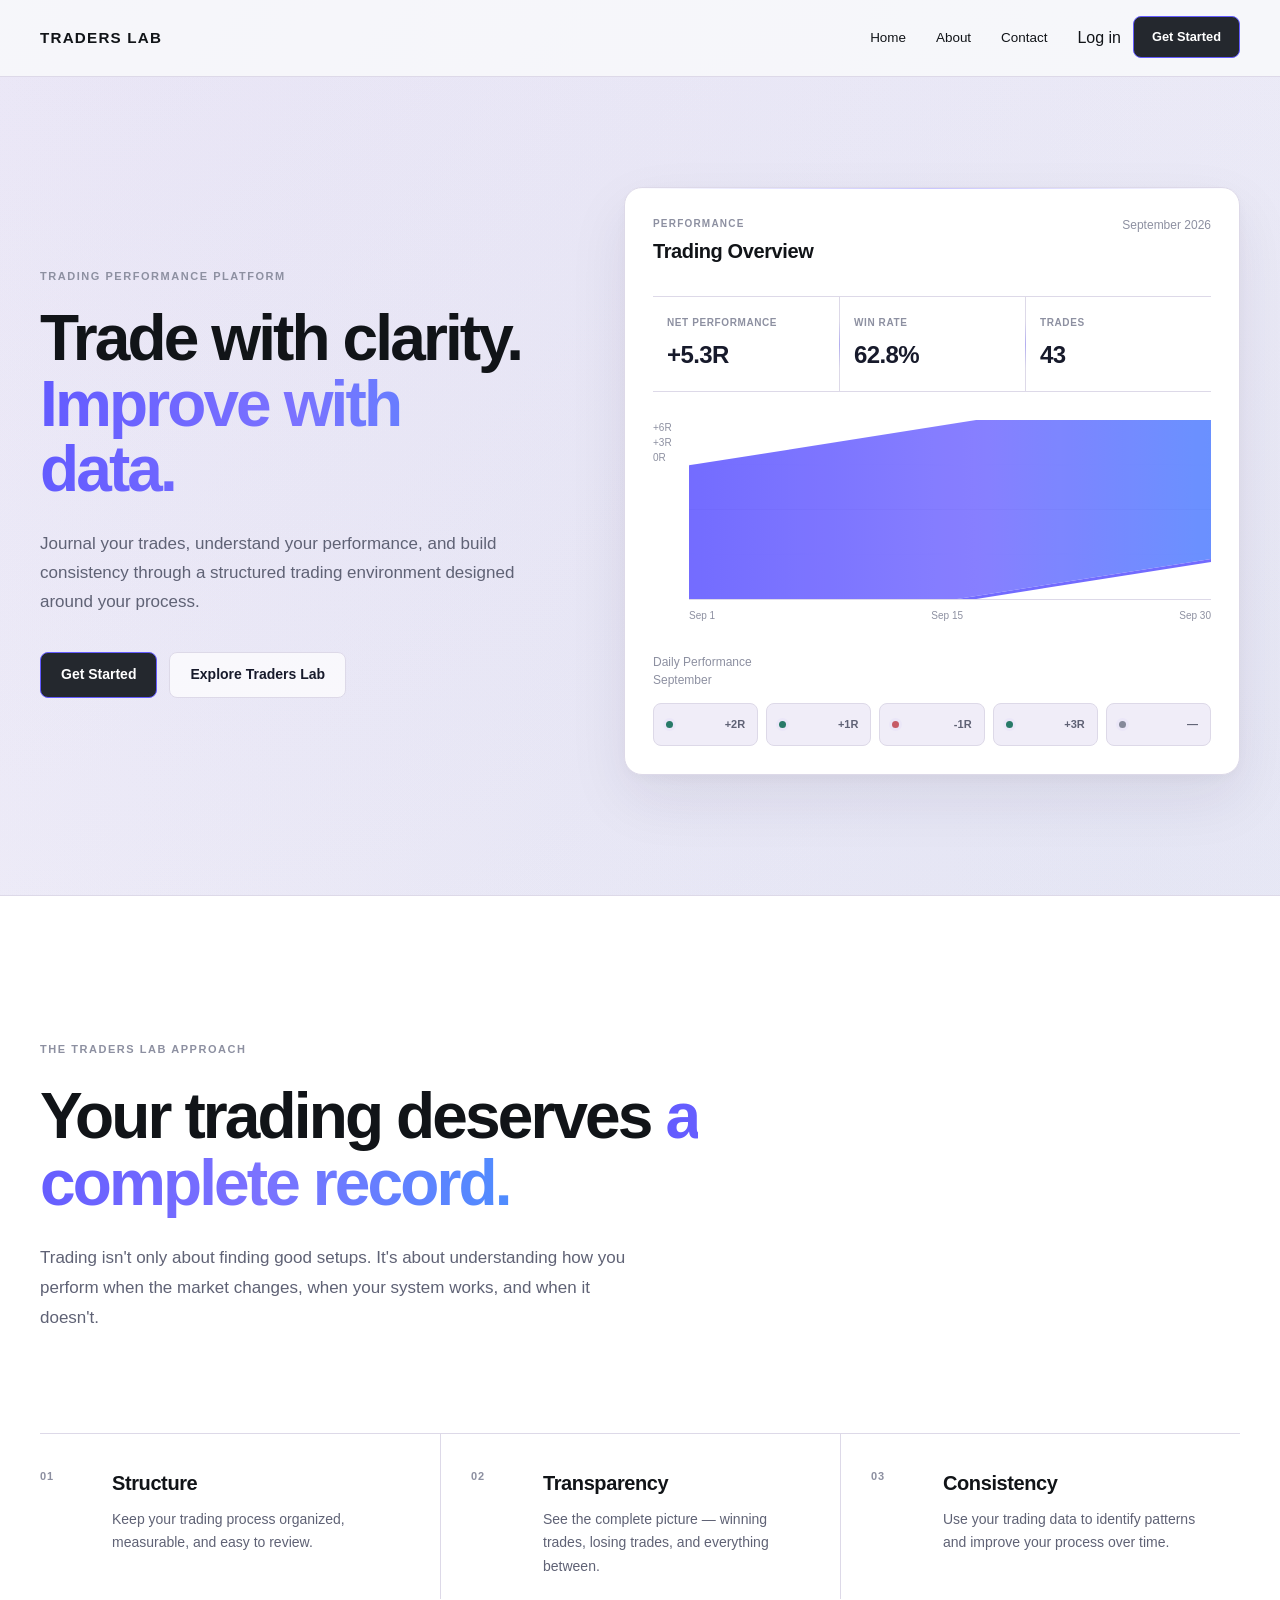
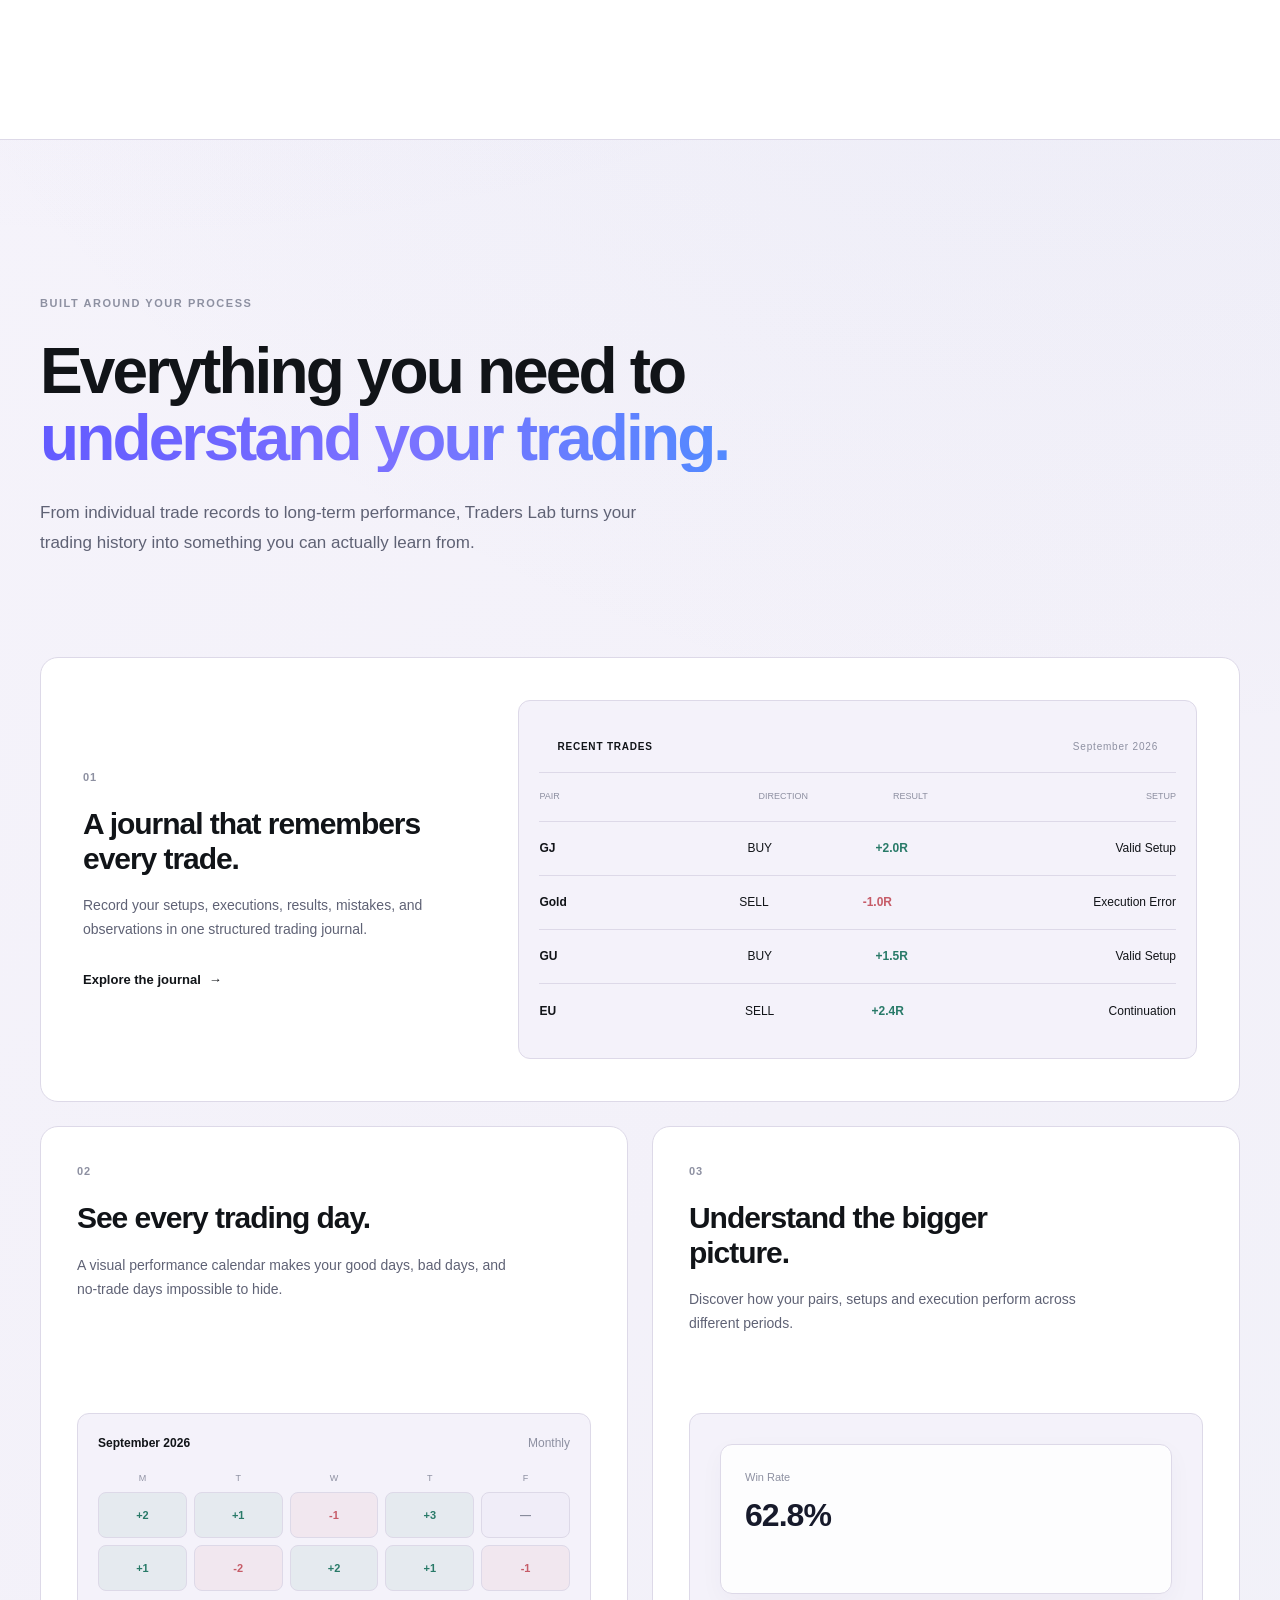
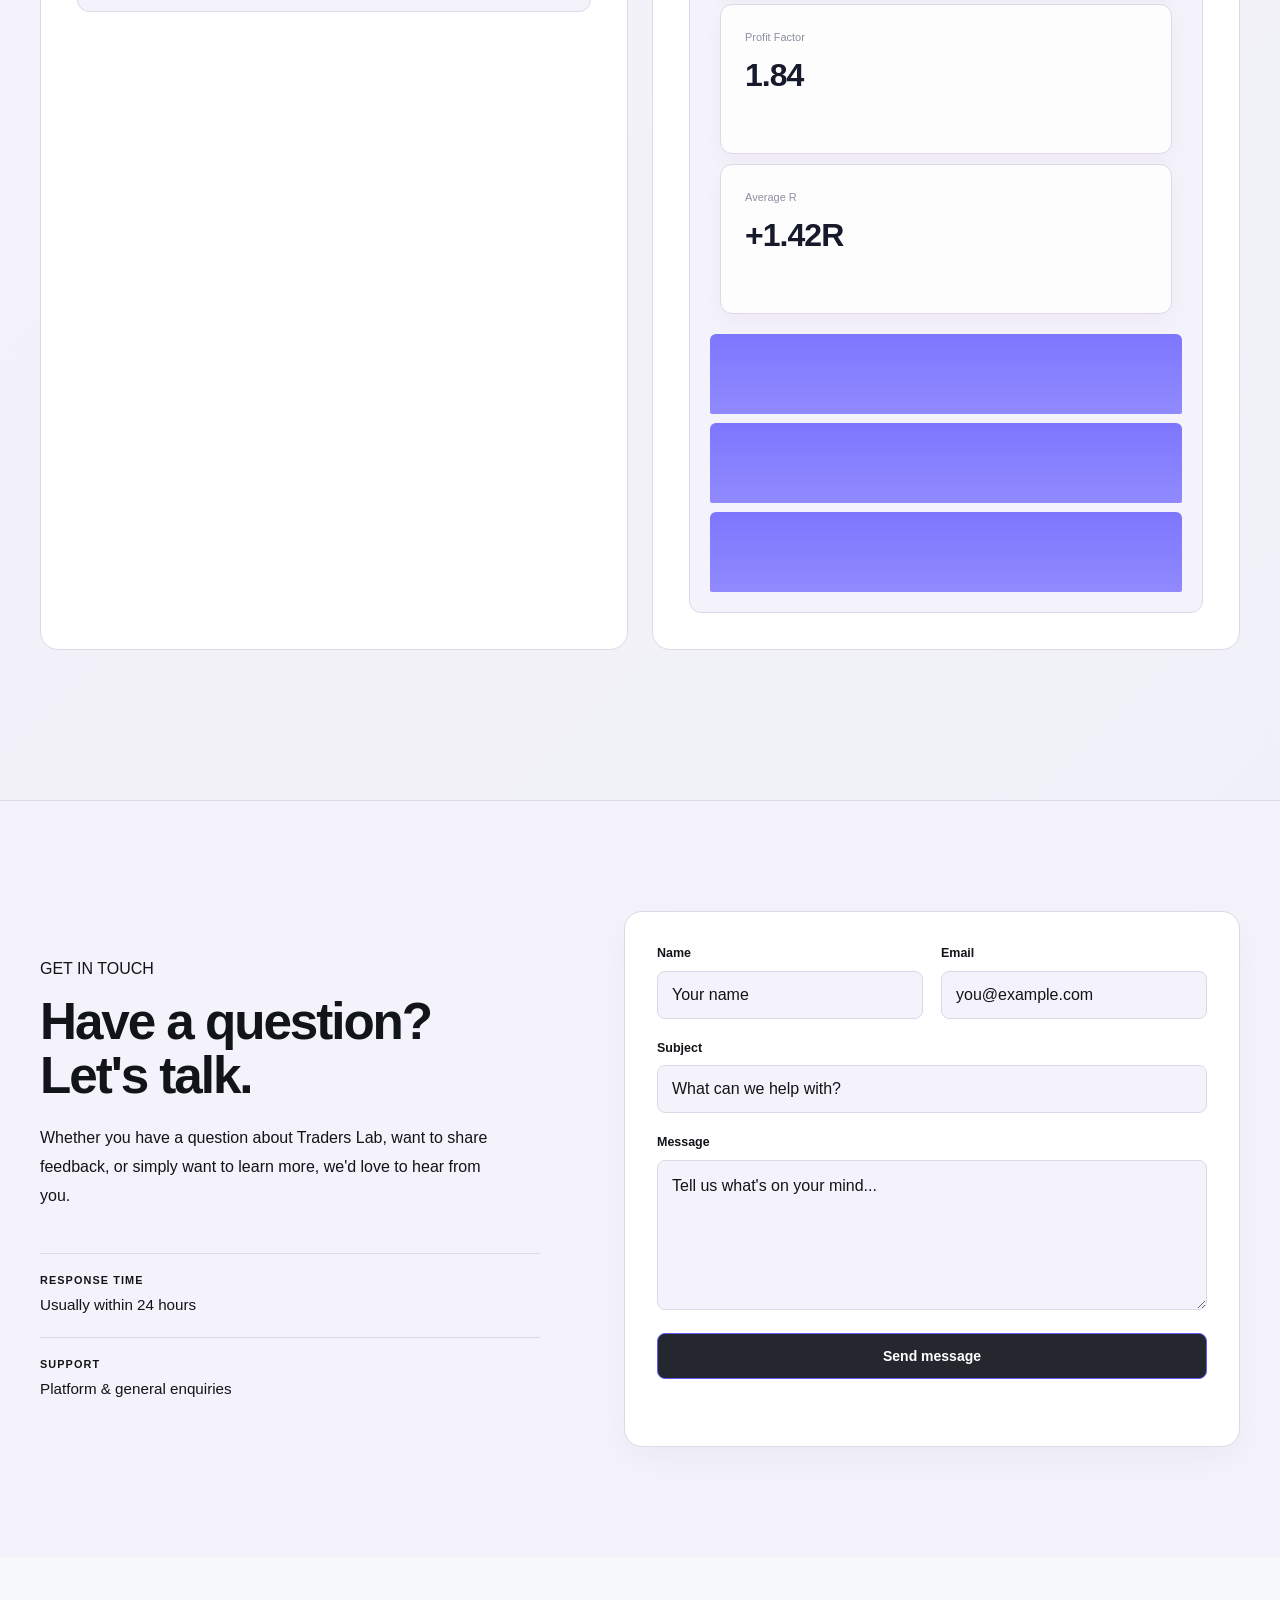
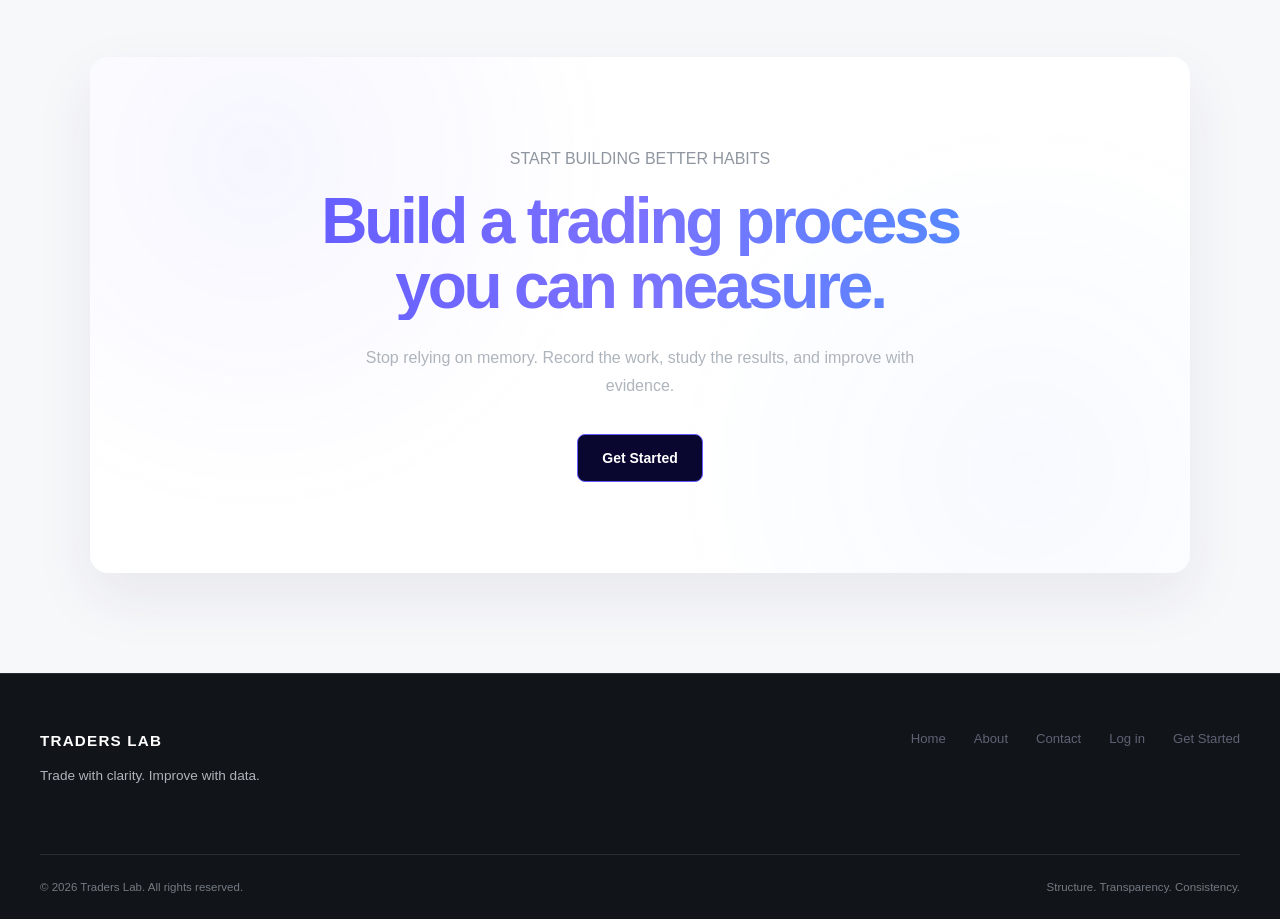
<file: index.html>
<!DOCTYPE html>

<html lang="en">
<head>
    <meta charset="UTF-8">
    <meta name="viewport" content="width=device-width, initial-scale=1.0">

    <link
        rel="icon"
        href="./assets/photo_2026-10-08_06-07-02.jpg?v=2"
    >
    <link
        rel="shortcut icon"
        href="./assets/photo_2026-10-08_06-07-02.jpg?v=2"
    >

    <!-- PWA -->
    <link rel="manifest" href="manifest.json">
    <meta name="theme-color" content="#F4F2FA">
    <meta name="mobile-web-app-capable" content="yes">


    <!-- iPhone / iPad -->
    <meta name="apple-mobile-web-app-capable" content="yes">
    <meta name="apple-mobile-web-app-status-bar-style" content="default">
    <meta name="apple-mobile-web-app-title" content="Traders Lab">
    <link rel="apple-touch-icon" href="assets/photo_2026-10-08_06-07-02.jpg">

    <title>Traders Lab — Trade with clarity. Improve with data.</title>

    <link rel="stylesheet" href="css/style.css">
</head>

<body>

<!-- Navigation -->
<header class="navbar">
    <div class="container navbar-container">

        <a href="#" class="logo">
            TRADERS LAB
        </a>

        <nav class="nav-links">
            <a href="#home">Home</a>
            <a href="#about">About</a>
            <a href="#contact">Contact</a>
        </nav>

        <div class="nav-actions">
            <a href="login.html" class="login-link">Log in</a>
            <a href="signup.html" class="btn btn-primary">Get Started</a>
        </div>

    </div>
</header>


<!-- Hero -->
<main>

    <section class="hero" id="home">
        <div class="container hero-container">

            <div class="hero-content">

                <span class="eyebrow">
                    TRADING PERFORMANCE PLATFORM
                </span>

                <h1>
                    Trade with clarity.
                    <span>Improve with data.</span>
                </h1>

                <p class="hero-description">
                    Journal your trades, understand your performance,
                    and build consistency through a structured trading
                    environment designed around your process.
                </p>

                <div class="hero-actions">
                    <a href="signup.html" class="btn btn-primary">
                        Get Started
                    </a>

                    <a href="#about" class="btn btn-secondary">
                        Explore Traders Lab
                    </a>
                </div>

            </div>


            <!-- Product Preview -->
            <div class="hero-preview">

                <div class="preview-header">
                    <div>
                        <span class="preview-label">
                            PERFORMANCE
                        </span>

                        <h2>Trading Overview</h2>
                    </div>

                    <span class="preview-period">
                        September 2026
                    </span>
                </div>


                <div class="preview-stats">

                    <div class="preview-stat">
                        <span>Net Performance</span>
                        <strong class="profit">+5.3R</strong>
                    </div>

                    <div class="preview-stat">
                        <span>Win Rate</span>
                        <strong>62.8%</strong>
                    </div>

                    <div class="preview-stat">
                        <span>Trades</span>
                        <strong>43</strong>
                    </div>

                </div>


                <div class="preview-chart">

                    <div class="chart-labels">
                        <span>+6R</span>
                        <span>+3R</span>
                        <span>0R</span>
                    </div>

                    <div class="chart-area">
                        <div class="chart-line"></div>
                    </div>

                    <div class="chart-dates">
                        <span>Sep 1</span>
                        <span>Sep 15</span>
                        <span>Sep 30</span>
                    </div>

                </div>


                <div class="preview-performance">

                    <div class="performance-heading">
                        <span>Daily Performance</span>
                        <span>September</span>
                    </div>

                    <div class="performance-grid">
                        <div class="day profit-day">
                            <span></span>
                            <strong>+2R</strong>
                        </div>

                        <div class="day profit-day">
                            <span></span>
                            <strong>+1R</strong>
                        </div>

                        <div class="day loss-day">
                            <span></span>
                            <strong>-1R</strong>
                        </div>

                        <div class="day profit-day">
                            <span></span>
                            <strong>+3R</strong>
                        </div>

                        <div class="day neutral-day">
                            <span></span>
                            <strong>—</strong>
                        </div>
                    </div>

                </div>

            </div>

        </div>
    </section>


    <!-- Philosophy -->

<section class="philosophy" id="about">

<div class="container">

    <div class="philosophy-intro">

        <span class="eyebrow">
            THE TRADERS LAB APPROACH
        </span>

        <h2>
            Your trading deserves
            <span>a complete record.</span>
        </h2>

        <p>
            Trading isn't only about finding good setups.
            It's about understanding how you perform when
            the market changes, when your system works,
            and when it doesn't.
        </p>

    </div>


    <div class="principles">

        <article class="principle">

            <span class="principle-number">
                01
            </span>

            <div>
                <h3>Structure</h3>

                <p>
                    Keep your trading process organized,
                    measurable, and easy to review.
                </p>
            </div>

        </article>


        <article class="principle">

            <span class="principle-number">
                02
            </span>

            <div>
                <h3>Transparency</h3>

                <p>
                    See the complete picture — winning
                    trades, losing trades, and everything
                    between.
                </p>
            </div>

        </article>


        <article class="principle">

            <span class="principle-number">
                03
            </span>

            <div>
                <h3>Consistency</h3>

                <p>
                    Use your trading data to identify
                    patterns and improve your process
                    over time.
                </p>
            </div>

        </article>

    </div>

</div>

</section>


<!-- Product Showcase -->

<section class="product-showcase">

<div class="container">

    <div class="showcase-heading">

        <span class="eyebrow">
            BUILT AROUND YOUR PROCESS
        </span>

        <h2>
            Everything you need to
            <span>understand your trading.</span>
        </h2>

        <p>
            From individual trade records to long-term
            performance, Traders Lab turns your trading
            history into something you can actually learn from.
        </p>

    </div>


    <!-- Journal -->
    <div class="showcase-feature">

        <div class="showcase-feature-content">

            <span class="feature-number">
                01
            </span>

            <h3>
                A journal that remembers
                every trade.
            </h3>

            <p>
                Record your setups, executions, results,
                mistakes, and observations in one structured
                trading journal.
            </p>

            <a href="signup.html" class="showcase-link">
                Explore the journal
                <span>→</span>
            </a>

        </div>


        <div class="journal-preview">

            <div class="journal-header">
                <span>RECENT TRADES</span>
                <span>September 2026</span>
            </div>


            <div class="trade-row trade-heading">
                <span>PAIR</span>
                <span>DIRECTION</span>
                <span>RESULT</span>
                <span>SETUP</span>
            </div>


            <div class="trade-row">
                <strong>GJ</strong>
                <span>BUY</span>
                <strong class="trade-profit">+2.0R</strong>
                <span>Valid Setup</span>
            </div>

            <div class="trade-row">
                <strong>Gold</strong>
                <span>SELL</span>
                <strong class="trade-loss">-1.0R</strong>
                <span>Execution Error</span>
            </div>

            <div class="trade-row">
                <strong>GU</strong>
                <span>BUY</span>
                <strong class="trade-profit">+1.5R</strong>
                <span>Valid Setup</span>
            </div>

            <div class="trade-row">
                <strong>EU</strong>
                <span>SELL</span>
                <strong class="trade-profit">+2.4R</strong>
                <span>Continuation</span>
            </div>

        </div>

    </div>


    <!-- Smaller Features -->
    <div class="showcase-grid">

        <!-- Daily Performance -->
        <div class="showcase-card">

            <div class="showcase-card-content">

                <span class="feature-number">
                    02
                </span>

                <h3>
                    See every trading day.
                </h3>

                <p>
                    A visual performance calendar makes
                    your good days, bad days, and no-trade
                    days impossible to hide.
                </p>

            </div>


            <div class="calendar-preview">

                <div class="calendar-top">
                    <strong>September 2026</strong>
                    <span>Monthly</span>
                </div>

                <div class="calendar-week">
                    <span>M</span>
                    <span>T</span>
                    <span>W</span>
                    <span>T</span>
                    <span>F</span>
                </div>

                <div class="calendar-days">

                    <span class="calendar-profit">+2</span>
                    <span class="calendar-profit">+1</span>
                    <span class="calendar-loss">-1</span>
                    <span class="calendar-profit">+3</span>
                    <span class="calendar-neutral">—</span>

                    <span class="calendar-profit">+1</span>
                    <span class="calendar-loss">-2</span>
                    <span class="calendar-profit">+2</span>
                    <span class="calendar-profit">+1</span>
                    <span class="calendar-loss">-1</span>

                </div>

            </div>

        </div>


        <!-- Analytics -->
        <div class="showcase-card">

            <div class="showcase-card-content">

                <span class="feature-number">
                    03
                </span>

                <h3>
                    Understand the bigger picture.
                </h3>

                <p>
                    Discover how your pairs, setups and
                    execution perform across different
                    periods.
                </p>

            </div>


            <div class="analytics-preview">

                <div class="analytics-stat">
                    <span>Win Rate</span>
                    <strong>62.8%</strong>
                </div>

                <div class="analytics-stat">
                    <span>Profit Factor</span>
                    <strong>1.84</strong>
                </div>

                <div class="analytics-stat">
                    <span>Average R</span>
                    <strong>+1.42R</strong>
                </div>

                <div class="analytics-bars">

                    <div>
                        <span style="width: 82%;"></span>
                    </div>

                    <div>
                        <span style="width: 64%;"></span>
                    </div>

                    <div>
                        <span style="width: 46%;"></span>
                    </div>

                </div>

            </div>

        </div>

    </div>

</div>

</section>

<section class="contact-section" id="contact">
  <div class="container contact-container">
    <div class="contact-content">
  <p class="section-eyebrow">GET IN TOUCH</p>

  <h2>Have a question? <span>Let's talk.</span></h2>

  <p>
    Whether you have a question about Traders Lab, want to share feedback,
    or simply want to learn more, we'd love to hear from you.
  </p>

  <div class="contact-info">
    <div>
      <small>RESPONSE TIME</small>
      <strong>Usually within 24 hours</strong>
    </div>

    <div>
      <small>SUPPORT</small>
      <strong>Platform & general enquiries</strong>
    </div>
  </div>
</div>

<div class="contact-card">
  <form action="https://api.web3forms.com/submit"   id="contact-form" novalidate method="post">

    <input
        type="hidden"
        name="access_key"
        value="b7f6f010-7136-4fe3-9855-a3750e1f9348"
    >

    <input
        type="hidden"
        name="subject"
        value="New Traders Lab Contact Message"
    >

    <div class="contact-row">

        <div class="input-group">
            <label for="name">Name</label>

            <input
                type="text"
                id="name"
                name="name"
                placeholder="Your name"
            >
        </div>

        <div class="input-group">
            <label for="email">Email</label>

            <input
                type="email"
                id="email"
                name="email"
                placeholder="you@example.com"
            >
        </div>

    </div>


    <div class="input-group">
        <label for="message-subject">Subject</label>

        <input
            type="text"
            id="message-subject"
            name="message_subject"
            placeholder="What can we help with?"
        >
    </div>


    <div class="input-group">
        <label for="message">Message</label>

        <textarea
            id="message"
            name="message"
            placeholder="Tell us what's on your mind..."
        ></textarea>
    </div>


    <button
        type="submit"
        class="btn btn-primary contact-button"
    >
        Send message
    </button>

    <p
        class="contact-message"
        id="contact-message"
        aria-live="polite"
    ></p>

</form>
</div>
  </div>
</section>

<section class="final-cta">
  <div class="container">
    <div class="final-cta-box">

      <p class="section-eyebrow">START BUILDING BETTER HABITS</p>

      <h2>
        Build a trading process
        <span>you can measure.</span>
      </h2>

      <p class="final-cta-description">
        Stop relying on memory. Record the work, study the results,
        and improve with evidence.
      </p>

      <a href="signup.html" class="btn final-cta-button">
        Get Started
      </a>

    </div>
  </div>
</section>
</main>

<footer class="footer">
  <div class="container footer-container">

    <div class="footer-brand">
      <a href="#" class="footer-logo">TRADERS LAB</a>

      <p>Trade with clarity. Improve with data.</p>
    </div>

    <nav class="footer-links">
      <a href="#home">Home</a>
      <a href="#about">About</a>
      <a href="#contact">Contact</a>
      <a href="login.html">Log in</a>
      <a href="signup.html">Get Started</a>
    </nav>

  </div>

  <div class="container footer-bottom">
    <p>© 2026 Traders Lab. All rights reserved.</p>
    <p>Structure. Transparency. Consistency.</p>
  </div>
</footer>

<script src="js/contact.js"></script>
<script>
    if ("serviceWorker" in navigator) {
        window.addEventListener("load", function () {
            navigator.serviceWorker.register("./service-worker.js");
        });
    }
</script>

</body>
</html>
</file>
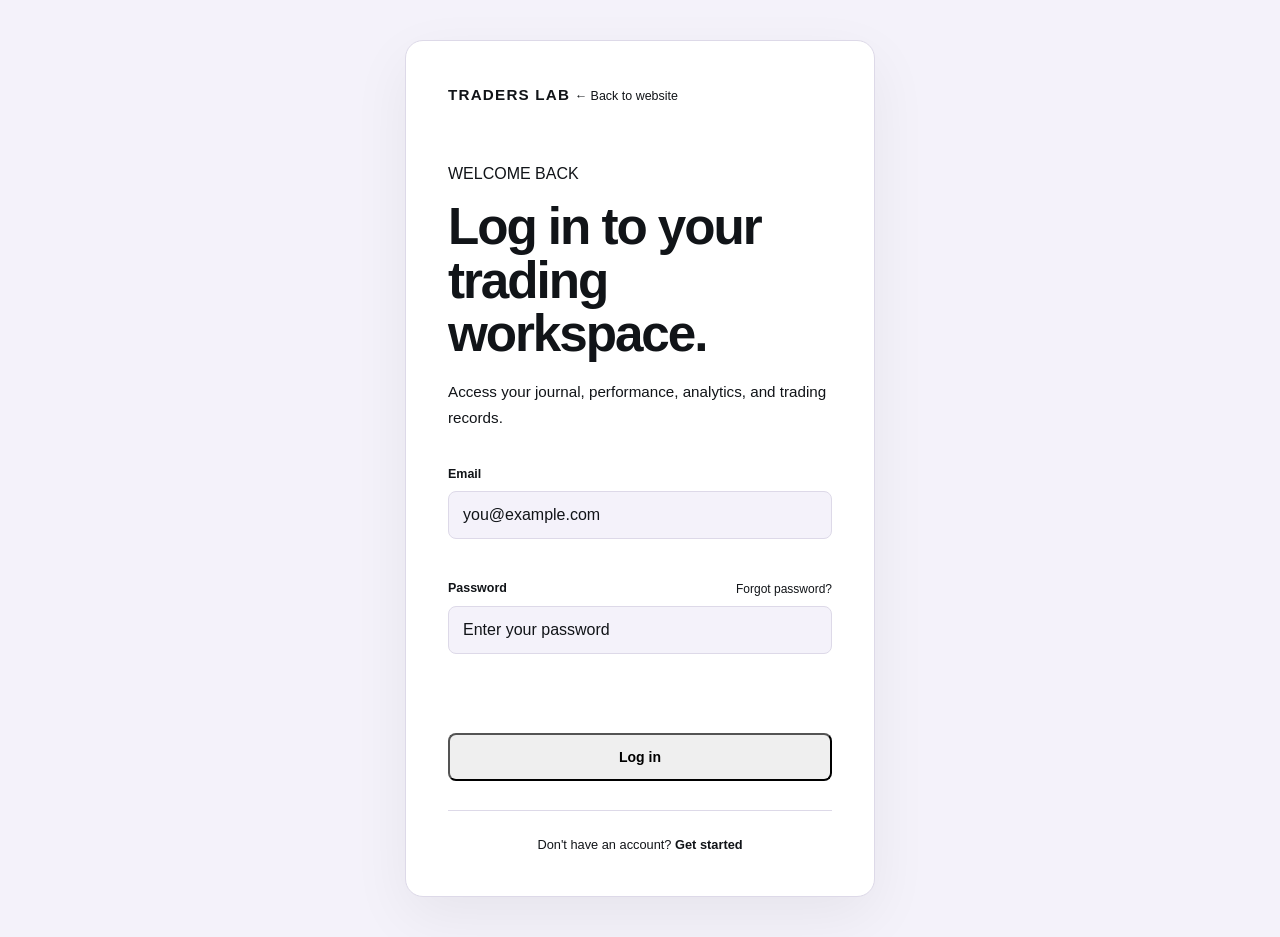
<file: analytics.html>
<!DOCTYPE html>
<html lang="en">

<head>
    <meta charset="UTF-8">
    <meta name="viewport" content="width=device-width, initial-scale=1.0">

    <title>Analytics — Traders Lab</title>

    <link rel="stylesheet" href="css/style.css">
</head>

<body class="app-page">

    <div class="app-layout">

        <!-- ========================================
             SIDEBAR
        ========================================= -->

        <aside class="app-sidebar">

            <div class="sidebar-top">

                <a href="dashboard.html" class="app-logo">
                    TRADERS LAB
                </a>

                <nav class="app-nav">

                    <a href="dashboard.html" class="app-nav-link">
                        <span>Dashboard</span>
                    </a>

                    <a href="journal.html" class="app-nav-link">
                        <span>Journal</span>
                    </a>

                    <a href="performance.html" class="app-nav-link">
                        <span>Performance</span>
                    </a>

                    <a href="analytics.html" class="app-nav-link active">
                        <span>Analytics</span>
                    </a>

                    <a href="team.html" class="app-nav-link">
                        <span>Team</span>
                    </a>

                    <a href="settings.html" class="app-nav-link">
                        <span>Settings</span>
                    </a>

                </nav>

            </div>

            <div class="sidebar-bottom">

                <div class="sidebar-user">

                    <div class="user-avatar" id="sidebar-user-avatar">
                        E
                    </div>

                    <div class="user-info">
                        <strong id="sidebar-user-name">Enummanuel</strong>
                        <span>Trader</span>
                    </div>

                </div>

                <a href="index.html" class="logout-link">
                    Log out
                </a>

            </div>

        </aside>


        <!-- ========================================
             MAIN
        ========================================= -->

        <main class="app-main">

            <div class="analytics-content">


                <!-- ========================================
                     ANALYTICS HEADER
                ========================================= -->

                <header class="analytics-page-header">

                    <div class="analytics-heading">

                        <span class="app-eyebrow">
                            ANALYTICS
                        </span>

                        <h1>
                            Find the patterns behind the numbers.
                        </h1>

                        <p>
                            Break down your trading behavior and discover
                            where your edge is strongest, where it weakens,
                            and what your data is trying to tell you.
                        </p>

                    </div>


                    <div class="analytics-period-selector">

                        <button
                            type="button"
                            class="analytics-period-button active"
                            data-period="1M"
                        >
                            1M
                        </button>

                        <button
                            type="button"
                            class="analytics-period-button"
                            data-period="3M"
                        >
                            3M
                        </button>

                        <button
                            type="button"
                            class="analytics-period-button"
                            data-period="6M"
                        >
                            6M
                        </button>

                        <button
                            type="button"
                            class="analytics-period-button"
                            data-period="1Y"
                        >
                            1Y
                        </button>

                        <button
                            type="button"
                            class="analytics-period-button"
                            data-period="ALL"
                        >
                            ALL
                        </button>

                    </div>

                </header>


                <!-- ========================================
                     ANALYTICS OVERVIEW
                ========================================= -->

                <section class="analytics-overview">


                    <article class="analytics-stat panel">

                        <span class="app-eyebrow">
                            EXPECTANCY
                        </span>

                        <strong id="analytics-expectancy">
                            0R
                        </strong>

                        <small>
                            Expected R per trade
                        </small>

                    </article>


                    <article class="analytics-stat panel">

                        <span class="app-eyebrow">
                            PROFIT FACTOR
                        </span>

                        <strong id="analytics-profit-factor">
                            0.00
                        </strong>

                        <small>
                            Gross profit ÷ gross loss
                        </small>

                    </article>


                    <article class="analytics-stat panel">

                        <span class="app-eyebrow">
                            MAX DRAWDOWN
                        </span>

                        <strong id="analytics-max-drawdown">
                            0R
                        </strong>

                        <small>
                            Largest equity decline
                        </small>

                    </article>


                    <article class="analytics-stat panel">

                        <span class="app-eyebrow">
                            RISK CONSISTENCY
                        </span>

                        <strong id="analytics-risk-consistency">
                            0%
                        </strong>

                        <small>
                            Consistency of recorded risk
                        </small>

                    </article>


                </section>


                <!-- ========================================
                     DIRECTION ANALYSIS
                ========================================= -->

                <section class="analytics-section panel">

                    <div class="panel-header">

                        <div>

                            <span class="app-eyebrow">
                                DIRECTION
                            </span>

                            <h2>
                                Long vs short performance
                            </h2>

                        </div>

                    </div>


                    <div
                        class="analytics-direction-grid"
                        id="analytics-direction-grid"
                    >

                        <div class="analytics-empty-row">
                            No direction data available yet.
                        </div>

                    </div>

                </section>


                <!-- ========================================
                     TIME ANALYSIS
                ========================================= -->

                <section class="analytics-section panel">

                    <div class="panel-header">

                        <div>

                            <span class="app-eyebrow">
                                TIMING
                            </span>

                            <h2>
                                When do you trade best?
                            </h2>

                        </div>

                    </div>


                    <div
                        class="analytics-time-grid"
                        id="analytics-time-grid"
                    >

                        <div class="analytics-empty-row">
                            No timing data available yet.
                        </div>

                    </div>

                </section>


                <!-- ========================================
                     WEEKDAY ANALYSIS
                ========================================= -->

                <section class="analytics-section panel">

                    <div class="panel-header">

                        <div>

                            <span class="app-eyebrow">
                                WEEKDAY
                            </span>

                            <h2>
                                Performance by day
                            </h2>

                        </div>

                    </div>


                    <div
                        class="analytics-weekday-grid"
                        id="analytics-weekday-grid"
                    >

                        <div class="analytics-empty-row">
                            No weekday data available yet.
                        </div>

                    </div>

                </section>


                <!-- ========================================
                     RISK ANALYSIS
                ========================================= -->

                <section class="analytics-section panel">

                    <div class="panel-header">

                        <div>

                            <span class="app-eyebrow">
                                RISK
                            </span>

                            <h2>
                                Risk behavior
                            </h2>

                        </div>

                    </div>


                    <div
                        class="analytics-risk-grid"
                        id="analytics-risk-grid"
                    >

                        <div class="analytics-empty-row">
                            No risk data available yet.
                        </div>

                    </div>

                </section>


            </div>

        </main>

    </div>

    <script src="js/auth.js"></script>
    <script src="js/main.js"></script>
    <script src="js/analytics.js"></script>

</body>

</html>
</file>
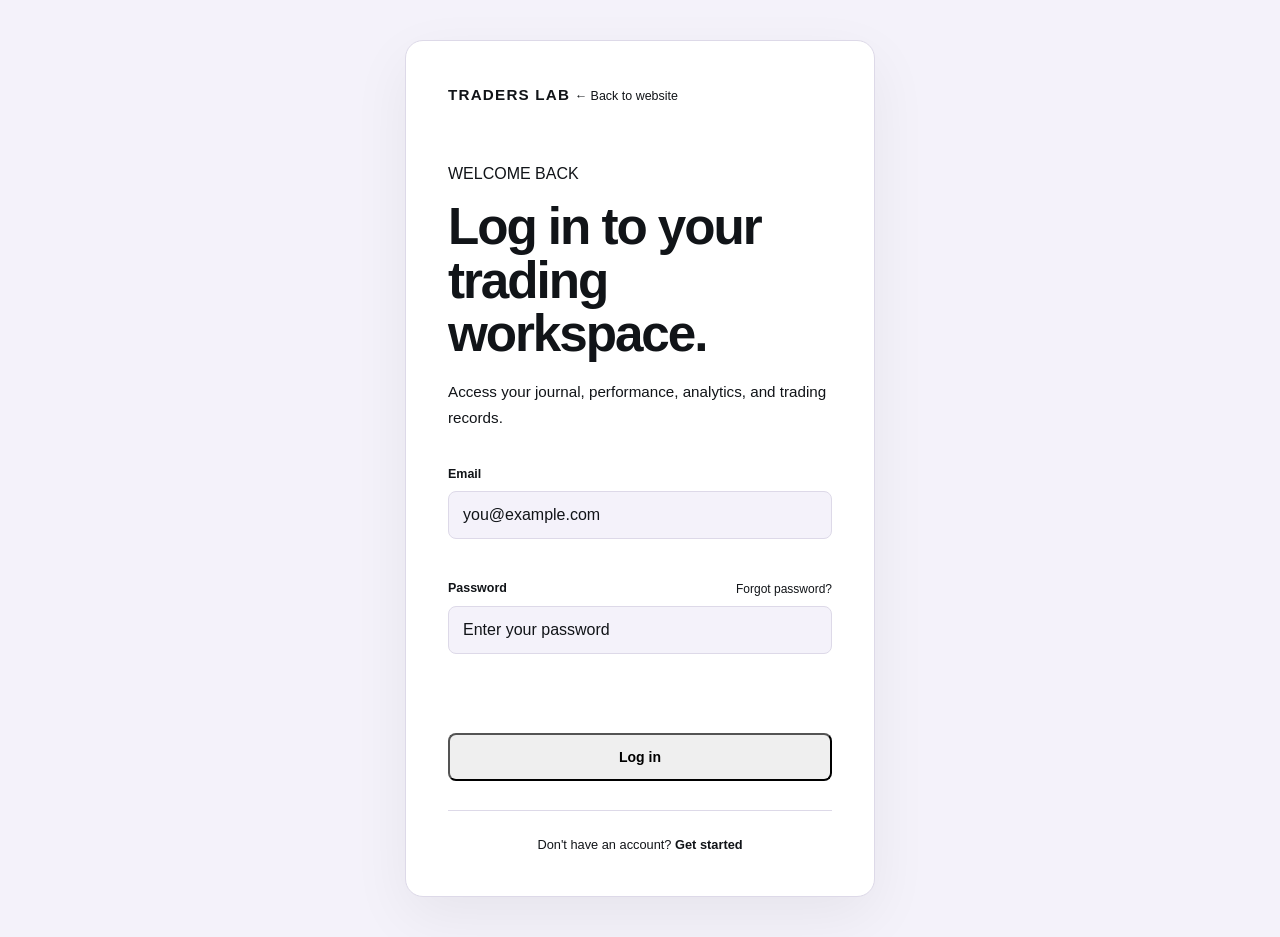
<file: dashboard.html>
<!DOCTYPE html>
<html lang="en">
<head>
    <meta charset="UTF-8">
    <meta name="viewport" content="width=device-width, initial-scale=1.0">

    <title>Dashboard — Traders Lab</title>

    <link rel="stylesheet" href="css/style.css">
</head>

<body class="app-page">

    <div class="app-layout">

        <!-- Sidebar -->
        <aside class="app-sidebar">

            <div class="sidebar-top">

                <a href="dashboard.html" class="app-logo">
                    TRADERS LAB
                </a>

                <nav class="app-nav">

                    <a href="dashboard.html" class="app-nav-link active">
                        <span>Dashboard</span>
                    </a>

                    <a href="journal.html" class="app-nav-link">
                        <span>Journal</span>
                    </a>

                    <a href="performance.html" class="app-nav-link">
                        <span>Performance</span>
                    </a>

                    <a href="analytics.html" class="app-nav-link">
                        <span>Analytics</span>
                    </a>

                    <a href="team.html" class="app-nav-link">
                        <span>Team</span>
                    </a>

                    <a href="settings.html" class="app-nav-link">
                        <span>Settings</span>
                    </a>

                </nav>

            </div>


            <div class="sidebar-bottom">

                <div class="sidebar-user">

                    <div class="user-avatar" id="sidebar-user-avatar">
                        E
                    </div>

                    <div class="user-info">
                        <strong id="sidebar-user-name">Enummanuel</strong>
                        <span>Trader</span>
                    </div>

                </div>

                <a href="index.html" class="logout-link" id="logout-link">
                    Log out
                </a>

            </div>

        </aside>


        <!-- Main application -->
        <main class="app-main">

            <div class="dashboard-content">

                <!-- Header -->
                <header class="dashboard-header">

                    <div class="dashboard-heading">

                        <span class="app-eyebrow">
                            TRADING WORKSPACE
                        </span>

                        <h1>
                            Good morning, <span id="dashboard-user-name">Enummanuel</span>.
                        </h1>

                        <p>
                            Your trading process, at a glance.
                        </p>

                    </div>


                    <div class="dashboard-period">

                        <span>
                            PERFORMANCE
                        </span>

                        <strong id="dashboard-period-label">
                            September 2026
                        </strong>
                    </div>

                </header>


                <!-- Main performance hero -->
                <section class="performance-hero">

    <div class="performance-hero-content">

        <div class="performance-label">
            NET PERFORMANCE
        </div>

        <div class="performance-value" id="net-performance">
            0R
        </div>

        <div class="performance-change">

            <span id="performance-change-value">
                —
            </span>

            <span class="change-dot">
                •
            </span>

            <span id="performance-change-label">
                vs. previous period
            </span>

        </div>

    </div>


    <div class="performance-chart">

        <div class="chart-grid chart-grid-one"></div>
        <div class="chart-grid chart-grid-two"></div>
        <div class="chart-grid chart-grid-three"></div>

        <svg
            viewBox="0 0 700 220"
            preserveAspectRatio="none"
            aria-hidden="true"
        >

            <defs>

                <linearGradient
                    id="performanceFill"
                    x1="0"
                    y1="0"
                    x2="0"
                    y2="1"
                >

                    <stop
                        offset="0%"
                        stop-opacity="0.14"
                    />

                    <stop
                        offset="100%"
                        stop-opacity="0"
                    />

                </linearGradient>

            </defs>


            <path
                class="chart-area"
                d="M0 185
                   C45 180, 65 165, 105 170
                   S145 135, 180 145
                   S225 115, 260 128
                   S305 110, 335 115
                   S375 78, 410 92
                   S450 70, 485 82
                   S525 52, 555 65
                   S600 35, 625 48
                   S670 25, 700 32
                   L700 220
                   L0 220 Z"
            />

            <path
                class="chart-line"
                d="M0 185
                   C45 180, 65 165, 105 170
                   S145 135, 180 145
                   S225 115, 260 128
                   S305 110, 335 115
                   S375 78, 410 92
                   S450 70, 485 82
                   S525 52, 555 65
                   S600 35, 625 48
                   S670 25, 700 32"
            />

            <circle
                class="chart-point"
                cx="700"
                cy="32"
                r="5"
            />

        </svg>

    </div>


    <div class="performance-period">

        <span
            class="period-active"
            data-period="1M"
        >
            1M
        </span>

        <span data-period="3M">
            3M
        </span>

        <span data-period="6M">
            6M
        </span>

        <span data-period="1Y">
            1Y
        </span>

        <span data-period="ALL">
            ALL
        </span>

    </div>

</section>

                <!-- Performance metrics -->
<section class="metric-grid">

    <article class="metric-card">

        <span class="metric-label">
            WIN RATE
        </span>

        <strong
            class="metric-value"
            id="dashboard-win-rate"
        >
            0%
        </strong>

        <span class="metric-meta positive">
            Current period
        </span>

    </article>


    <article class="metric-card">

        <span class="metric-label">
            AVERAGE R
        </span>

        <strong
            class="metric-value"
            id="dashboard-average-r"
        >
            0R
        </strong>

        <span class="metric-meta positive">
            Per trade
        </span>

    </article>


    <article class="metric-card">

        <span class="metric-label">
            PROFIT
        </span>

        <strong class="metric-value">
            —
        </strong>

        <span class="metric-meta">
            R-based tracking
        </span>

    </article>


    <article class="metric-card">

        <span class="metric-label">
            TRADES
        </span>

        <strong
            class="metric-value"
            id="dashboard-total-trades"
        >
            0
        </strong>

        <span
            class="metric-meta"
            id="dashboard-trade-breakdown"
        >
            0W · 0L
        </span>

    </article>

</section>


                <!-- Dashboard lower area -->
<!-- Daily performance + trading pulse -->
<section class="dashboard-activity">

    <!-- Daily Performance -->
    <div class="daily-performance panel">

        <div class="panel-header">

            <div>
                <span class="app-eyebrow">
                    DAILY PERFORMANCE
                </span>

                <h2 id="daily-performance-month">
                    September 2026
                </h2>
            </div>

            <a href="performance.html" class="panel-action">
                View all
            </a>

        </div>


<div class="performance-calendar">

    <div class="calendar-weekdays">
        <span>MON</span>
        <span>TUE</span>
        <span>WED</span>
        <span>THU</span>
        <span>FRI</span>
        <span>SAT</span>
        <span>SUN</span>
    </div>

    <div class="calendar-grid" id="performance-calendar-grid">
        <!-- Calendar generated by JavaScript -->
    </div>

</div>
</div>


    <!-- Trading Pulse -->
    <aside class="trading-pulse panel">

        <div class="panel-header">

            <div>
                <span class="app-eyebrow">
                    TRADING PULSE
                </span>

                <h2>
                    Your process is improving.
                </h2>
            </div>

            <div class="pulse-indicator"></div>

        </div>


        <div class="pulse-summary">

            <span>
                CURRENT STREAK
            </span>

            <strong id="pulse-current-streak">
                0 winning days
            </strong>

            <p id="pulse-streak-message">
                Your trading performance will appear here as you record trades.
            </p>

        </div>


        <div class="pulse-stats">

            <div class="pulse-stat">

                <span>WIN RATE</span>

                <strong id="pulse-win-rate">0%</strong>

                <small id="pulse-win-rate-meta">
                    Current
                </small>

            </div>


            <div class="pulse-stat">

                <span>AVERAGE R</span>

                <strong id="pulse-average-r">0R</strong>

                <small id="pulse-average-r-meta">
                    Per trade
                </small>

            </div>


            <div class="pulse-stat">

                <span>BEST PAIR</span>

                <strong id="pulse-best-pair">—</strong>

                <small id="pulse-best-pair-result">
                    0R
                </small>

            </div>


            <div class="pulse-stat">

                <span>TOP SETUP</span>

                <strong id="pulse-top-setup">—</strong>

                <small id="pulse-top-setup-rate">
                    0% win rate
                </small>

            </div>

        </div>


        <div class="pulse-footer">

            <span>
                Based on your recorded performance
            </span>

            <span class="pulse-arrow">
                →
            </span>

        </div>

    </aside>

</section>


<!-- Recent trades + pair performance -->
<section class="dashboard-trades">

    <!-- Recent Trades -->
    <div class="recent-trades panel">

        <div class="panel-header">

            <div>
                <span class="app-eyebrow">
                    RECENT TRADES
                </span>

                <h2>
                    Latest activity
                </h2>
            </div>

            <a href="journal.html" class="panel-action">
                View journal
            </a>

        </div>


        <div class="trade-list">

            <!-- Trade 1 -->
            <div class="trade-row">

                <div class="trade-symbol">
                    <div class="trade-pair">
                        GJ
                    </div>

                    <span>
                        GBPJPY
                    </span>
                </div>


                <div class="trade-direction buy">
                    BUY
                </div>


                <div class="trade-setup">
                    <span>Valid Setup</span>
                    <small>Sep 30 · 09:42</small>
                </div>


                <div class="trade-result positive">
                    +2.0R
                </div>

            </div>


            <!-- Trade 2 -->
            <div class="trade-row">

                <div class="trade-symbol">
                    <div class="trade-pair">
                        XAU
                    </div>

                    <span>
                        XAUUSD
                    </span>
                </div>


                <div class="trade-direction sell">
                    SELL
                </div>


                <div class="trade-setup">
                    <span>Execution Error</span>
                    <small>Sep 29 · 14:16</small>
                </div>


                <div class="trade-result negative">
                    -1.0R
                </div>

            </div>


            <!-- Trade 3 -->
            <div class="trade-row">

                <div class="trade-symbol">
                    <div class="trade-pair">
                        GU
                    </div>

                    <span>
                        GBPUSD
                    </span>
                </div>


                <div class="trade-direction buy">
                    BUY
                </div>


                <div class="trade-setup">
                    <span>Continuation</span>
                    <small>Sep 29 · 10:21</small>
                </div>


                <div class="trade-result positive">
                    +1.5R
                </div>

            </div>


            <!-- Trade 4 -->
            <div class="trade-row">

                <div class="trade-symbol">
                    <div class="trade-pair">
                        EU
                    </div>

                    <span>
                        EURUSD
                    </span>
                </div>


                <div class="trade-direction sell">
                    SELL
                </div>


                <div class="trade-setup">
                    <span>Continuation</span>
                    <small>Sep 28 · 15:03</small>
                </div>


                <div class="trade-result positive">
                    +2.4R
                </div>

            </div>


            <!-- Trade 5 -->
            <div class="trade-row">

                <div class="trade-symbol">
                    <div class="trade-pair">
                        GJ
                    </div>

                    <span>
                        GBPJPY
                    </span>
                </div>


                <div class="trade-direction sell">
                    SELL
                </div>


                <div class="trade-setup">
                    <span>Liquidity Sweep</span>
                    <small>Sep 27 · 08:54</small>
                </div>


                <div class="trade-result negative">
                    -1.0R
                </div>

            </div>

        </div>

    </div>


    <!-- Pair Performance -->
    <div class="pair-performance panel">

        <div class="panel-header">

            <div>
                <span class="app-eyebrow">
                    PAIR PERFORMANCE
                </span>

                <h2>
                    Where your edge performs
                </h2>
            </div>

            <a href="performance.html" class="panel-action">
                Details
            </a>

        </div>


        <div class="pair-list">

            <!-- GBPJPY -->
            <div class="pair-item">

                <div class="pair-info">

                    <div>
                        <strong>GBPJPY</strong>
                        <span>14 trades · 71% win rate</span>
                    </div>

                    <strong class="pair-result positive">
                        +8.4R
                    </strong>

                </div>


                <div class="pair-bar">

                    <span
                        class="pair-bar-fill positive-fill"
                        style="width: 86%;"
                    ></span>

                </div>

            </div>


            <!-- EURUSD -->
            <div class="pair-item">

                <div class="pair-info">

                    <div>
                        <strong>EURUSD</strong>
                        <span>11 trades · 64% win rate</span>
                    </div>

                    <strong class="pair-result positive">
                        +5.1R
                    </strong>

                </div>


                <div class="pair-bar">

                    <span
                        class="pair-bar-fill positive-fill"
                        style="width: 67%;"
                    ></span>

                </div>

            </div>


            <!-- GBPUSD -->
            <div class="pair-item">

                <div class="pair-info">

                    <div>
                        <strong>GBPUSD</strong>
                        <span>9 trades · 56% win rate</span>
                    </div>

                    <strong class="pair-result positive">
                        +2.8R
                    </strong>

                </div>


                <div class="pair-bar">

                    <span
                        class="pair-bar-fill positive-fill"
                        style="width: 45%;"
                    ></span>

                </div>

            </div>


            <!-- XAUUSD -->
            <div class="pair-item">

                <div class="pair-info">

                    <div>
                        <strong>XAUUSD</strong>
                        <span>9 trades · 33% win rate</span>
                    </div>

                    <strong class="pair-result negative">
                        -1.2R
                    </strong>

                </div>


                <div class="pair-bar">

                    <span
                        class="pair-bar-fill negative-fill"
                        style="width: 25%;"
                    ></span>

                </div>

            </div>

        </div>


        <div class="pair-footer">

            <span>
                Showing all active pairs
            </span>

            <span id="pair-performance-period">
                September 2026
            </span>

        </div>

    </div>

</section>

            </div>

        </main>

    </div>

<script src="js/auth.js"></script>
<script src="js/main.js"></script>
<script src="/js/dashboard.js"></script>
</body>
</html>
</file>
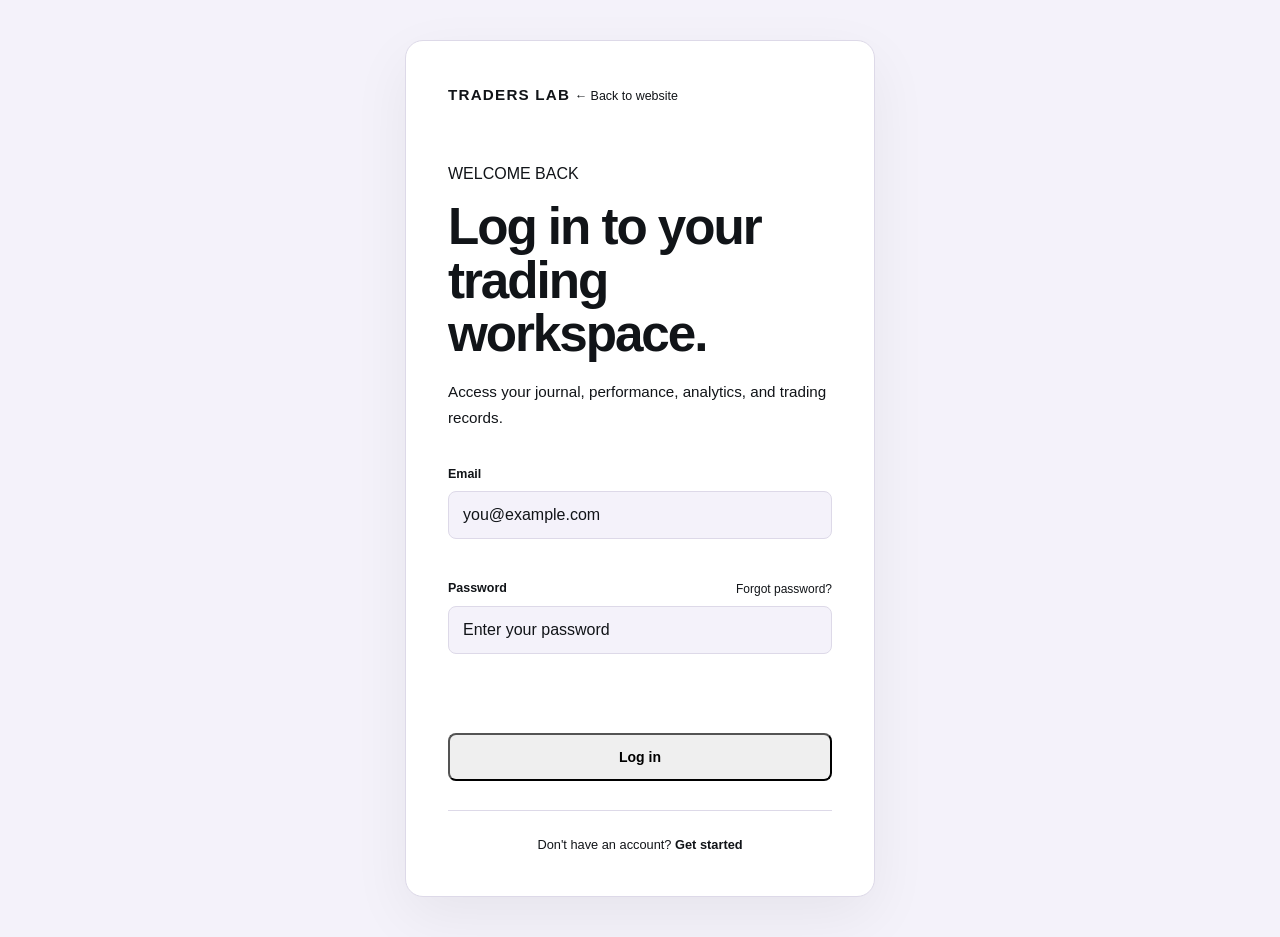
<file: journal.html>
<!DOCTYPE html>
<html lang="en">
<head>
    <meta charset="UTF-8">
    <meta name="viewport" content="width=device-width, initial-scale=1.0">

    <title>Journal — Traders Lab</title>

    <link rel="stylesheet" href="css/style.css">
</head>

<body class="app-page">

    <div class="app-layout">

        <!-- Sidebar -->
        <aside class="app-sidebar">

            <div class="sidebar-top">

                <a href="dashboard.html" class="app-logo">
                    TRADERS LAB
                </a>

                <nav class="app-nav">

                    <a href="dashboard.html" class="app-nav-link">
                        <span>Dashboard</span>
                    </a>

                    <a href="journal.html" class="app-nav-link active">
                        <span>Journal</span>
                    </a>

                    <a href="performance.html" class="app-nav-link">
                        <span>Performance</span>
                    </a>

                    <a href="analytics.html" class="app-nav-link">
                        <span>Analytics</span>
                    </a>

                    <a href="team.html" class="app-nav-link">
                        <span>Team</span>
                    </a>

                    <a href="settings.html" class="app-nav-link">
                        <span>Settings</span>
                    </a>

                </nav>

            </div>

            <div class="sidebar-bottom">

                <div class="sidebar-user">

                    <div class="user-avatar" id="sidebar-user-avatar">
                        E
                    </div>

                    <div class="user-info">
                        <strong id="sidebar-user-name">Enummanuel</strong>
                        <span>Trader</span>
                    </div>

                </div>

                <a href="index.html" class="logout-link" id="logout-link">
                    Log out
                </a>

            </div>

        </aside>


        <!-- Main application -->
        <main class="app-main">

            <div class="journal-content">

                <!-- Journal Header -->
                <header class="journal-page-header">

                    <div class="journal-heading">

                        <span class="app-eyebrow">
                            TRADING JOURNAL
                        </span>

                        <h1>
                            Record the process.
                        </h1>

                        <p>
                            Every trade is a piece of data. Record it,
                            review it, and let your performance tell the story.
                        </p>

                    </div>

                    <button class="journal-add-button" id="open-trade-form" type="button">
                        <span>+</span>
                        Add Trade
                    </button>

                </header>


                <!-- Add Trade Form -->
<section class="add-trade-panel panel" id="add-trade-panel">

    <div class="panel-header">

        <div>
            <span class="app-eyebrow">
                NEW TRADE
            </span>

            <h2>
                Record a trade
            </h2>
        </div>

        <span class="add-trade-status">
            Draft
        </span>

    </div>


    <form class="trade-form">

        <!-- Trade Context -->
        <div class="trade-form-section">

            <div class="trade-form-section-heading">
                <span>01</span>
                <div>
                    <strong>Trade Context</strong>
                    <small>Identify the market and direction.</small>
                </div>
            </div>


            <div class="trade-form-grid">

                <div class="trade-field">

                      <label for="trade-outcome">
                        Outcome
                    </label>

                    <select id="trade-outcome" name="outcome">
                        <option value="">Select outcome</option>
                        <option value="WIN">Win</option>
                        <option value="LOSS">Loss</option>
                        <option value="BREAKEVEN">Breakeven</option>
                    </select>

                    <label for="trade-pair">
                        Pair
                    </label>

                    <select id="trade-pair" name="pair">
                        <option value="">Select pair</option>
                        <option value="GBPJPY">GBPJPY</option>
                        <option value="GBPUSD">GBPUSD</option>
                        <option value="EURUSD">EURUSD</option>
                        <option value="XAUUSD">XAUUSD</option>
                        <option value="BTCUSD">BTCUSD</option>
                    </select>
                </div>


                <div class="trade-field">
                    <label for="trade-direction">
                        Direction
                    </label>

                    <select id="trade-direction" name="direction">
                        <option value="">Select direction</option>
                        <option value="BUY">Buy</option>
                        <option value="SELL">Sell</option>
                    </select>
                </div>


                <div class="trade-field">
                    <label for="trade-date">
                        Date
                    </label>

                    <input
                        type="date"
                        id="trade-date"
                        name="date"
                    >
                </div>


                <div class="trade-field">
                    <label for="trade-time">
                        Time
                    </label>

                    <input
                        type="time"
                        id="trade-time"
                        name="time"
                    >
                </div>


                <div class="trade-field trade-field-full">
                    <label for="trade-setup">
                        Setup
                    </label>

                    <input
                        type="text"
                        id="trade-setup"
                        name="setup"
                        placeholder="e.g. Liquidity Sweep, Continuation, Valid Setup"
                    >
                </div>

            </div>

        </div>


        <!-- Trade Execution -->
        <div class="trade-form-section">

            <div class="trade-form-section-heading">
                <span>02</span>
                <div>
                    <strong>Execution</strong>
                    <small>Record the numbers behind the trade.</small>
                </div>
            </div>


            <div class="trade-form-grid">

                <div class="trade-field">
                    <label for="trade-entry">
                        Entry Price
                    </label>

                    <input
                        type="number"
                        id="trade-entry"
                        name="entry"
                        step="any"
                        placeholder="0.00000"
                    >
                </div>


                <div class="trade-field">
                    <label for="trade-stop">
                        Stop Loss
                    </label>

                    <input
                        type="number"
                        id="trade-stop"
                        name="stopLoss"
                        step="any"
                        placeholder="0.00000"
                    >
                </div>


                <div class="trade-field">
                    <label for="trade-target">
                        Take Profit
                    </label>

                    <input
                        type="number"
                        id="trade-target"
                        name="takeProfit"
                        step="any"
                        placeholder="0.00000"
                    >
                </div>


                <div class="trade-field">
                    <label for="trade-risk">
                        Risk
                    </label>

                    <input
                        type="number"
                        id="trade-risk"
                        name="risk"
                        step="0.1"
                        placeholder="1.0"
                    >
                </div>


                <div class="trade-field">
                    <label for="trade-result">
                        Result (R)
                    </label>

                    <input
                        type="number"
                        id="trade-result"
                        name="result"
                        step="0.1"
                        placeholder="+2.0"
                    >
                </div>

            </div>

        </div>


        <!-- Screenshot -->
        <div class="trade-form-section">

            <div class="trade-form-section-heading">
                <span>03</span>
                <div>
                    <strong>Trade Screenshot</strong>
                    <small>Keep visual evidence of the setup and execution.</small>
                </div>
            </div>


            <div class="trade-screenshot-upload">

                <input
                    type="file"
                    id="trade-screenshot"
                    name="screenshot"
                    accept="image/png,image/jpeg,image/webp"
                >

                <label for="trade-screenshot" class="screenshot-dropzone">

                    <span class="screenshot-upload-icon">
                        +
                    </span>

                    <strong>
                        Upload trade screenshot
                    </strong>

                    <small>
                        PNG, JPG or WebP
                    </small>

                    <img
                      id="screenshot-preview"
                      class="screenshot-preview"
                      src=""
                      alt="Trade screenshot preview"
                  >

                </label>

            </div>

        </div>


        <!-- Review -->
        <div class="trade-form-section">

            <div class="trade-form-section-heading">
                <span>04</span>
                <div>
                    <strong>Trade Review</strong>
                    <small>Capture what happened beyond the numbers.</small>
                </div>
            </div>


            <div class="trade-field trade-field-full">

                <label for="trade-notes">
                    Notes
                </label>

                <textarea
                    id="trade-notes"
                    name="notes"
                    rows="5"
                    placeholder="What did you see? Was the setup valid? How was the execution?"
                ></textarea>

            </div>

        </div>


        <!-- Form Actions -->
        <div class="trade-form-actions">

            <button
                type="button"
                class="trade-cancel-button"
                id="cancel-trade-form"
            >
                Cancel
            </button>

            <button
                type="submit"
                class="trade-save-button"
            >
                Save Trade
            </button>

        </div>

    </form>

</section>


                <!-- Journal Summary -->
                <section class="journal-summary">

                    <article class="journal-summary-card">

                        <span>
                            TOTAL TRADES
                        </span>
                        <strong id="journal-total-trades">
                            0
                        </strong>

                        <small>
                            All recorded trades
                        </small>

                    </article>


                    <article class="journal-summary-card">

                        <span>
                            WIN RATE
                        </span>

                      <strong id="journal-win-rate">
                          0%
                      </strong>

                        <small>
                            Based on recorded results
                        </small>

                    </article>


                    <article class="journal-summary-card">

                        <span>
                            NET RESULT
                        </span>

                        <strong id="journal-net-result">
                            0R
                        </strong>

                        <small>
                            Total performance
                        </small>

                    </article>


                    <article class="journal-summary-card">

                        <span>
                            AVERAGE R
                        </span>

                          <strong id="journal-average-r">
                              0R
                          </strong>

                        <small>
                            Per trade
                        </small>

                    </article>

                </section>


                <!-- Journal Insights -->
                <section class="journal-reflections panel">

                    <div class="panel-header">

                        <div>
                            <span class="app-eyebrow">
                                JOURNAL REFLECTIONS
                            </span>

                            <h2>
                                Your thoughts, preserved with every trade
                            </h2>

                            <p>
                                Review what you were thinking, feeling and noticing when each trade was taken.
                            </p>
                        </div>

                    </div>


                    <div class="journal-reflection-summary">

                        <article class="journal-reflection-stat">

                            <span>
                                JOURNAL ENTRIES
                            </span>

                            <strong id="journal-reflection-entries">
                                0
                            </strong>

                            <small>
                                Trades with written reflections
                            </small>

                        </article>


                        <article class="journal-reflection-stat">

                            <span>
                                WORDS WRITTEN
                            </span>

                            <strong id="journal-reflection-word-count">
                                0
                            </strong>

                            <small>
                                Words across your reflections
                            </small>

                        </article>

                    </div>


                    <div
                        class="journal-reflection-list"
                        id="journal-reflection-list"
                    ></div>


                    <div
                        class="journal-reflection-empty"
                        id="journal-reflection-empty"
                        style="display: none;"
                    >
                        <strong>
                            No journal reflections yet
                        </strong>

                        <p>
                            Your written thoughts will appear here once you add notes to a trade.
                        </p>
                    </div>

                </section>


                <!-- Journal Panel -->
                <section class="journal-panel panel">

                    <div class="panel-header">

                        <div>
                            <span class="app-eyebrow">
                                TRADE HISTORY
                            </span>

                            <h2>
                                Your recorded trades
                            </h2>
                        </div>

                        <div class="journal-header-actions">

                            <div class="journal-data-actions">

                                <button
                                    type="button"
                                    class="journal-data-button"
                                    id="export-journal"
                                >
                                    Export Journal
                                </button>

                                <button
                                    type="button"
                                    class="journal-data-button"
                                    id="import-journal"
                                >
                                    Import Journal
                                </button>

                                <input
                                    type="file"
                                    id="journal-import-file"
                                    accept=".json,application/json"
                                    hidden
                                >

                                <button
                                  type="button"
                                  class="journal-data-button"
                                  id="export-csv"
                                >
                                  Export CSV
                                </button>

                                <button
                                  type="button"
                                  class="journal-data-button"
                                  id="export-pdf"
                                >
                                  Export PDF
                                </button>

                            </div>

                            <div class="journal-controls">

                                <button
                                    type="button"
                                    class="journal-filter active"
                                    data-filter="all"
                                >
                                    All trades
                                </button>

                                <button
                                    type="button"
                                    class="journal-filter"
                                    data-filter="today"
                                >
                                    Today
                                </button>

                                <button
                                    type="button"
                                    class="journal-filter"
                                    data-filter="yesterday"
                                >
                                    Yesterday
                                </button>

                                <button
                                    type="button"
                                    class="journal-filter"
                                    data-filter="this-week"
                                >
                                    This week
                                </button>

                                <button
                                    type="button"
                                    class="journal-filter"
                                    data-filter="last-week"
                                >
                                    Last week
                                </button>

                                <button
                                    type="button"
                                    class="journal-filter"
                                    data-filter="this-month"
                                >
                                    This month
                                </button>

                                <button
                                    type="button"
                                    class="journal-filter"
                                    data-filter="last-month"
                                >
                                    Last month
                                </button>

                            </div>

                        </div>

                    </div>

                    <!-- Trade History -->
                    <div class="journal-trade-list" id="journal-trade-list"></div>
                    <!-- Empty Journal State -->
                    <div class="journal-empty-state" id="journal-empty-state">

                        <div class="journal-empty-icon">
                            +
                        </div>

                        <h3>
                            No trades recorded yet.
                        </h3>

                        <p>
                            Start building your trading record by adding
                            your first trade to the journal.
                        </p>

                        <button
                            type="button"
                            class="journal-empty-button"
                            id="open-trade-form-empty"
                        >
                            Add your first trade
                        </button>

                    </div>

                </section>


                <!-- Journal Philosophy -->
                <section class="journal-note">

                    <span class="app-eyebrow">
                        THE PURPOSE
                    </span>

                    <h2>
                        Don't just record the outcome.
                        <span>Record the process.</span>
                    </h2>

                    <p>
                        A winning trade doesn't automatically mean good execution,
                        and a losing trade doesn't automatically mean a bad process.
                        Traders Lab keeps the record detailed enough to help you
                        separate the two.
                    </p>

                </section>

            </div>


            <section class="journal-pdf-report" id="journal-pdf-report">

    <div class="pdf-report-header">
        <div>
            <span class="app-eyebrow">TRADERS LAB</span>
            <h1>Trading Performance Report</h1>
            <p id="pdf-report-period">All recorded trades</p>
        </div>

        <div class="pdf-report-date">
            <span>Generated</span>
            <strong id="pdf-report-generated-date"></strong>
        </div>
    </div>

    <div class="pdf-report-summary">

        <div class="pdf-summary-item">
            <span>Total Trades</span>
            <strong id="pdf-total-trades">0</strong>
        </div>

        <div class="pdf-summary-item">
            <span>Win Rate</span>
            <strong id="pdf-win-rate">0%</strong>
        </div>

        <div class="pdf-summary-item">
            <span>Net Result</span>
            <strong id="pdf-net-result">0R</strong>
        </div>

        <div class="pdf-summary-item">
            <span>Average R</span>
            <strong id="pdf-average-r">0R</strong>
        </div>

    </div>

    <div class="pdf-report-section">
        <div class="pdf-section-heading">
            <span>01</span>
            <h2>Trade History</h2>
        </div>

        <table class="pdf-trade-table">
            <thead>
                <tr>
                    <th>Date</th>
                    <th>Pair</th>
                    <th>Direction</th>
                    <th>Setup</th>
                    <th>Outcome</th>
                    <th>Result</th>
                </tr>
            </thead>

            <tbody id="pdf-trade-table-body"></tbody>
        </table>
    </div>

    <!-- Journal Reflections -->
            <div class="pdf-report-section pdf-reflections-section">

                <div class="pdf-section-heading">
                    <span>02</span>
                    <h2>Journal Reflections</h2>
                </div>

                <div
                    class="pdf-reflections-list"
                    id="pdf-reflections-list"
                ></div>

            </div>


            <div class="pdf-report-footer">
                <span>TRADERS LAB</span>
                <span>Trading Performance Report</span>
            </div>

</section>

        </main>

    </div>

    <!-- =======================================
          DELETE MODAL
    ======================================= -->

    <div class="trade-delete-modal" id="trade-delete-modal">
    <div class="trade-delete-dialog">
        <div class="trade-delete-icon">!</div>

        <div class="trade-delete-content">
            <span class="app-eyebrow">CONFIRM ACTION</span>
            <h2>Delete this trade?</h2>
            <p>
                This trade will be permanently removed from your journal.
                This action cannot be undone.
            </p>
        </div>

        <div class="trade-delete-actions">
            <button
                type="button"
                class="trade-delete-cancel"
                id="trade-delete-cancel"
            >
                Cancel
            </button>

            <button
                type="button"
                class="trade-delete-confirm"
                id="trade-delete-confirm"
            >
                Delete Trade
            </button>
        </div>
    </div>
</div>

<!-- =======================================
     SCREENSHOT VIEWER
======================================= -->

<div class="trade-screenshot-modal" id="trade-screenshot-modal">

    <div class="trade-screenshot-dialog">

        <button
            type="button"
            class="trade-screenshot-close"
            id="trade-screenshot-close"
            aria-label="Close screenshot"
        >
            ×
        </button>

        <img
            id="trade-screenshot-viewer"
            src=""
            alt="Trade screenshot"
        >

    </div>

</div>
    <script src="js/auth.js"></script>
    <script src="js/main.js"></script>
    <script src="js/journal.js"></script>
</body>
</html>
</file>
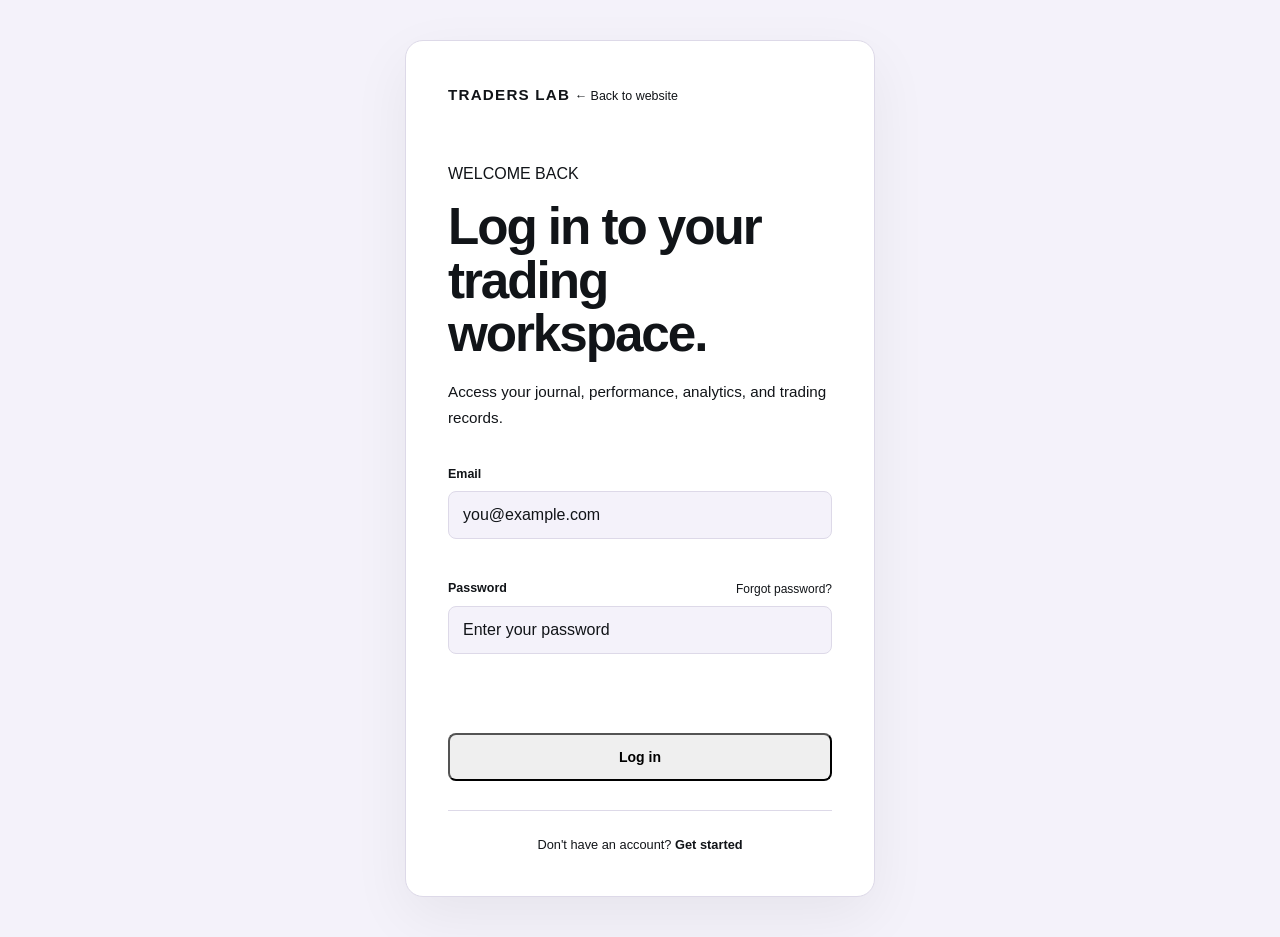
<file: login.html>
<!DOCTYPE html>
<html lang="en">
<head>
  <meta charset="UTF-8">
  <meta name="viewport" content="width=device-width, initial-scale=1.0">

  <title>Log in — Traders Lab</title>

  <link rel="stylesheet" href="css/style.css">
</head>

<body class="auth-page">

  <main class="auth-container">

    <div class="auth-card">

      <a href="index.html" class="auth-logo">
        TRADERS LAB
      </a>

      <a href="index.html" class="auth-back">
        ← Back to website
      </a>

      <div class="auth-heading">
        <p class="section-eyebrow">WELCOME BACK</p>

        <h1>
          Log in to your
          <span>trading workspace.</span>
        </h1>

        <p>
          Access your journal, performance, analytics,
          and trading records.
        </p>
      </div>

      <form class="auth-form" id="login-form">

        <div class="input-group">
          <label for="email">Email</label>

          <input
            type="email"
            id="email"
            placeholder="you@example.com"
            required
          >
        </div>

        <div class="input-group">

          <div class="password-label">
            <label for="password">Password</label>

            <a href="#">Forgot password?</a>
          </div>

          <input
            type="password"
            id="password"
            placeholder="Enter your password"
            required
          >

        </div>

        <p class="auth-message" id="login-message"></p>

        <button type="submit" class="btn auth-submit">
          Log in
        </button>

      </form>

      <p class="auth-footer">
        Don't have an account?
        <a href="signup.html">Get started</a>
      </p>

    </div>

  </main>

  <script src="js/auth.js"></script>

</body>
</html>
</file>
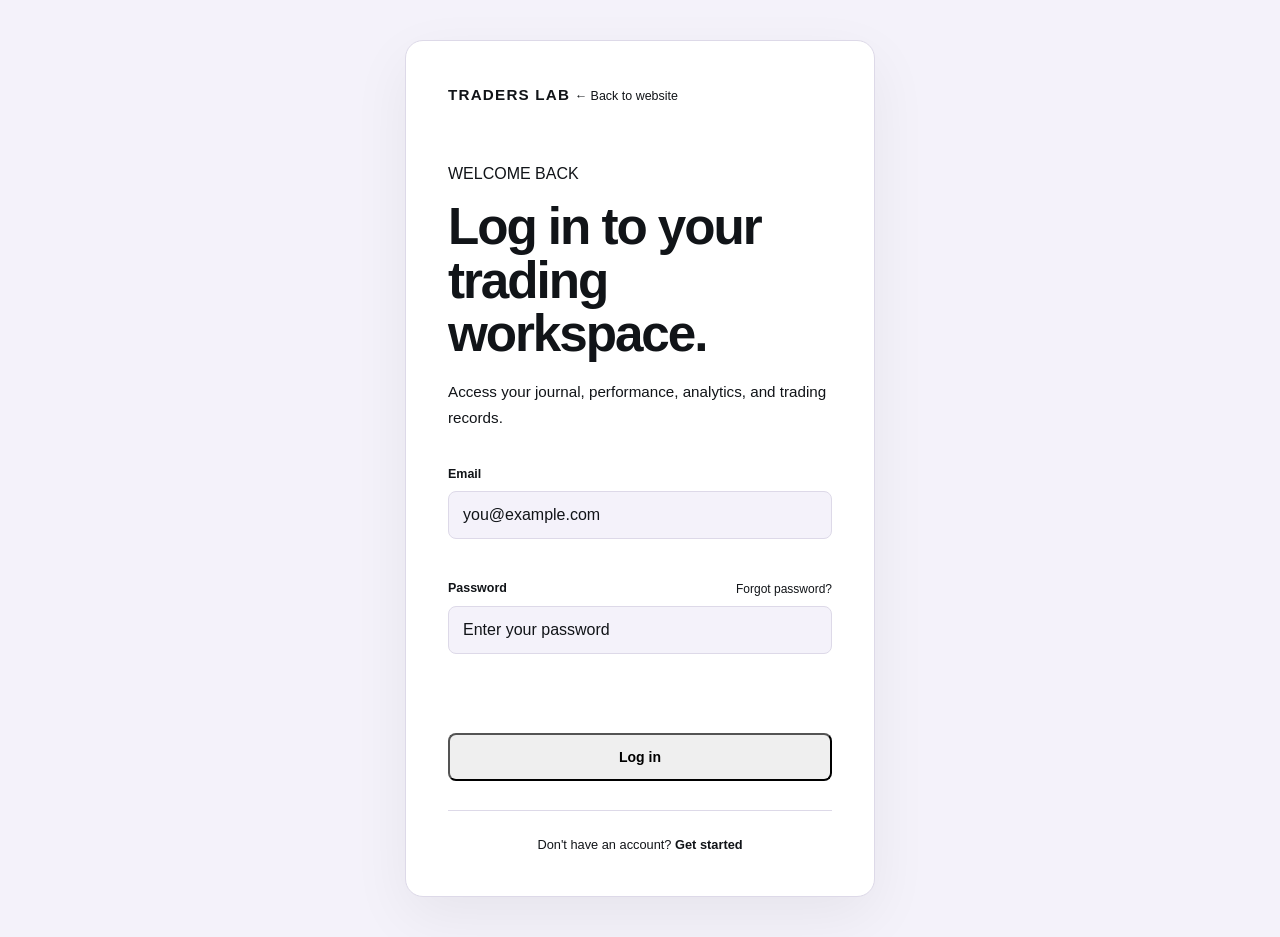
<file: performance.html>
<!DOCTYPE html>
<html lang="en">

<head>

    <meta charset="UTF-8">

    <meta
        name="viewport"
        content="width=device-width, initial-scale=1.0"
    >

    <title>Performance — Traders Lab</title>

    <link
        rel="stylesheet"
        href="css/style.css"
    >

</head>


<body class="app-page">

    <div class="app-layout">


        <!-- Sidebar -->
        <aside class="app-sidebar">

            <div class="sidebar-top">

                <a
                    href="dashboard.html"
                    class="app-logo"
                >
                    TRADERS LAB
                </a>


                <nav class="app-nav">

                    <a
                        href="dashboard.html"
                        class="app-nav-link"
                    >
                        <span>Dashboard</span>
                    </a>


                    <a
                        href="journal.html"
                        class="app-nav-link"
                    >
                        <span>Journal</span>
                    </a>


                    <a
                        href="performance.html"
                        class="app-nav-link active"
                    >
                        <span>Performance</span>
                    </a>


                    <a
                        href="analytics.html"
                        class="app-nav-link"
                    >
                        <span>Analytics</span>
                    </a>


                    <a
                        href="team.html"
                        class="app-nav-link"
                    >
                        <span>Team</span>
                    </a>


                    <a
                        href="settings.html"
                        class="app-nav-link"
                    >
                        <span>Settings</span>
                    </a>

                </nav>

            </div>


            <div class="sidebar-bottom">

                <div class="sidebar-user">

                    <div class="user-avatar" id="sidebar-user-avatar">
                        E
                    </div>


                    <div class="user-info">

                        <strong id="sidebar-user-name">
                            Enummanuel
                        </strong>

                        <span>
                            Trader
                        </span>

                    </div>

                </div>


                <a
                    href="index.html"
                    class="logout-link"
                >
                    Log out
                </a>

            </div>

        </aside>



        <!-- Main application -->
        <main class="app-main">

            <div class="performance-content">


                <!-- Performance Header -->
                <header class="performance-page-header">

                    <div class="performance-heading">

                        <span class="app-eyebrow">
                            PERFORMANCE
                        </span>

                        <h1>
                            Understand the numbers.
                        </h1>

                        <p>
                            Go beyond individual trades and see
                            what your trading process is actually
                            producing over time.
                        </p>

                    </div>


                    <div class="performance-period-selector">

                        <button
                            type="button"
                            class="performance-period-button active"
                            data-period="1M"
                        >
                            1M
                        </button>

                        <button
                            type="button"
                            class="performance-period-button"
                            data-period="3M"
                        >
                            3M
                        </button>

                        <button
                            type="button"
                            class="performance-period-button"
                            data-period="6M"
                        >
                            6M
                        </button>

                        <button
                            type="button"
                            class="performance-period-button"
                            data-period="1Y"
                        >
                            1Y
                        </button>

                        <button
                            type="button"
                            class="performance-period-button"
                            data-period="ALL"
                        >
                            ALL
                        </button>

                    </div>

                </header>



                <!-- Performance Overview -->
                <section class="performance-overview">

                    <article class="performance-stat panel">

                        <span class="app-eyebrow">
                            NET PERFORMANCE
                        </span>

                        <strong id="performance-net-r">
                            0R
                        </strong>

                        <small>
                            Selected period
                        </small>

                    </article>


                    <article class="performance-stat panel">

                        <span class="app-eyebrow">
                            WIN RATE
                        </span>

                        <strong id="performance-win-rate">
                            0%
                        </strong>

                        <small>
                            Winning trades
                        </small>

                    </article>


                    <article class="performance-stat panel">

                        <span class="app-eyebrow">
                            AVERAGE R
                        </span>

                        <strong id="performance-average-r">
                            0R
                        </strong>

                        <small>
                            Per trade
                        </small>

                    </article>


                    <article class="performance-stat panel">

                        <span class="app-eyebrow">
                            TOTAL TRADES
                        </span>

                        <strong id="performance-total-trades">
                            0
                        </strong>

                        <small>
                            Recorded trades
                        </small>

                    </article>

                </section>



                <!-- Main Performance Chart -->
                <section class="performance-chart-panel panel">

                    <div class="panel-header">

                        <div>

                            <span class="app-eyebrow">
                                EQUITY CURVE
                            </span>

                            <h2>
                                Performance over time
                            </h2>

                        </div>


                        <span
                            id="performance-chart-period"
                            class="panel-period"
                        >
                            Last month
                        </span>

                    </div>


                    <div
                        class="performance-main-chart"
                        id="performance-main-chart"
                    >

                        <div class="performance-chart-empty">

                            <span>
                                NO PERFORMANCE DATA
                            </span>

                            <p>
                                Your cumulative performance
                                will appear here as you record trades.
                            </p>

                        </div>

                    </div>

                </section>



                <!-- Lower Performance Area -->
                <section class="performance-analysis-grid">


                    <!-- Trade Analysis -->
                    <section class="performance-analysis-panel panel">

                        <div class="panel-header">

                            <div>

                                <span class="app-eyebrow">
                                    TRADE ANALYSIS
                                </span>

                                <h2>
                                    Wins & losses
                                </h2>

                            </div>

                        </div>


                        <div class="performance-analysis-list">

                            <div class="performance-analysis-row">

                                <span>
                                    Winning trades
                                </span>

                                <strong id="performance-winning-trades">
                                    0
                                </strong>

                            </div>


                            <div class="performance-analysis-row">

                                <span>
                                    Losing trades
                                </span>

                                <strong id="performance-losing-trades">
                                    0
                                </strong>

                            </div>


                            <div class="performance-analysis-row">

                                <span>
                                    Average winning R
                                </span>

                                <strong id="performance-average-win">
                                    0R
                                </strong>

                            </div>


                            <div class="performance-analysis-row">

                                <span>
                                    Average losing R
                                </span>

                                <strong id="performance-average-loss">
                                    0R
                                </strong>

                            </div>


                            <div class="performance-analysis-row">

                                <span>
                                    Largest win
                                </span>

                                <strong id="performance-largest-win">
                                    0R
                                </strong>

                            </div>


                            <div class="performance-analysis-row">

                                <span>
                                    Largest loss
                                </span>

                                <strong id="performance-largest-loss">
                                    0R
                                </strong>

                            </div>

                        </div>

                    </section>



                    <!-- Consistency -->
                    <section class="performance-analysis-panel panel">

                        <div class="panel-header">

                            <div>

                                <span class="app-eyebrow">
                                    CONSISTENCY
                                </span>

                                <h2>
                                    Trading rhythm
                                </h2>

                            </div>

                        </div>


                        <div class="performance-analysis-list">

                            <div class="performance-analysis-row">

                                <span>
                                    Winning days
                                </span>

                                <strong id="performance-winning-days">
                                    0
                                </strong>

                            </div>


                            <div class="performance-analysis-row">

                                <span>
                                    Losing days
                                </span>

                                <strong id="performance-losing-days">
                                    0
                                </strong>

                            </div>


                            <div class="performance-analysis-row">

                                <span>
                                    Best winning streak
                                </span>

                                <strong id="performance-best-streak">
                                    0 days
                                </strong>

                            </div>


                            <div class="performance-analysis-row">

                                <span>
                                    Worst losing streak
                                </span>

                                <strong id="performance-worst-streak">
                                    0 days
                                </strong>

                            </div>


                            <div class="performance-analysis-row">

                                <span>
                                    Average trades / day
                                </span>

                                <strong id="performance-average-trades-day">
                                    0
                                </strong>

                            </div>

                        </div>

                    </section>

                </section>



                <!-- Pair Performance -->
                <section class="performance-table-panel panel">

                    <div class="panel-header">

                        <div>

                            <span class="app-eyebrow">
                                MARKET PERFORMANCE
                            </span>

                            <h2>
                                Performance by pair
                            </h2>

                        </div>

                    </div>


                    <div
                        class="performance-pair-list"
                        id="performance-pair-list"
                    >

                        <div class="performance-empty-row">
                            No pair performance available yet.
                        </div>

                    </div>

                </section>



                <!-- Setup Performance -->
                <section class="performance-table-panel panel">

                    <div class="panel-header">

                        <div>

                            <span class="app-eyebrow">
                                SETUP PERFORMANCE
                            </span>

                            <h2>
                                Which setups actually work?
                            </h2>

                        </div>

                    </div>


                    <div
                        class="performance-setup-list"
                        id="performance-setup-list"
                    >

                        <div class="performance-empty-row">
                            No setup performance available yet.
                        </div>

                    </div>

                </section>



            </div>

        </main>

    </div>

    <script src="js/auth.js"></script>
    <script src="js/main.js"></script>
    <script src="js/performance.js"></script>

</body>

</html>
</file>
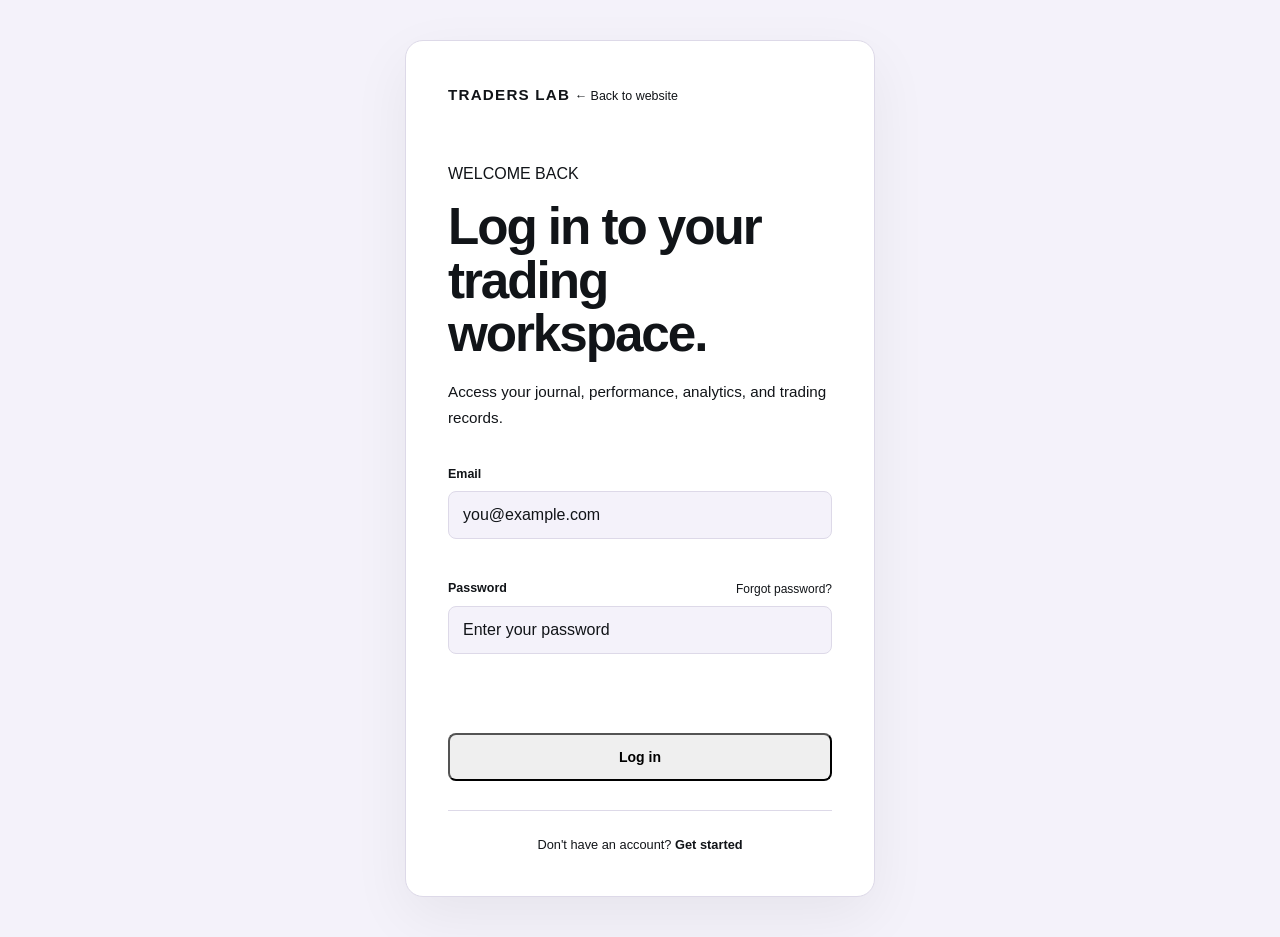
<file: settings.html>
<!DOCTYPE html>
<html lang="en">
<head>
    <meta charset="UTF-8">
    <meta name="viewport" content="width=device-width, initial-scale=1.0">

    <title>Settings — Traders Lab</title>

    <link rel="stylesheet" href="css/style.css">
</head>

<body class="app-page">

<div class="app-layout">

    <!-- Sidebar -->
        <aside class="app-sidebar">

            <div class="sidebar-top">

                <a href="dashboard.html" class="app-logo">
                    TRADERS LAB
                </a>

                <nav class="app-nav">

                    <a href="dashboard.html" class="app-nav-link">
                        <span>Dashboard</span>
                    </a>

                    <a href="journal.html" class="app-nav-link">
                        <span>Journal</span>
                    </a>

                    <a href="performance.html" class="app-nav-link">
                        <span>Performance</span>
                    </a>

                    <a href="analytics.html" class="app-nav-link active">
                        <span>Analytics</span>
                    </a>

                    <a href="team.html" class="app-nav-link">
                        <span>Team</span>
                    </a>

                    <a href="settings.html" class="app-nav-link">
                        <span>Settings</span>
                    </a>

                </nav>

            </div>

            <div class="sidebar-bottom">

                <div class="sidebar-user">

                    <div class="user-avatar" id="sidebar-user-avatar">
                        E
                    </div>

                    <div class="user-info">
                        <strong id="sidebar-user-name">Enummanuel</strong>
                        <span>Trader</span>
                    </div>

                </div>

                <a href="index.html" class="logout-link">
                    Log out
                </a>

            </div>

        </aside>


    <!-- Main -->
    <main class="app-main">

        <div class="settings-content">

            <!-- Header -->
            <header class="settings-page-header">

                <div class="settings-heading">

                    <span class="app-eyebrow">
                        SETTINGS
                    </span>

                    <h1>
                        Make Traders Lab work your way.
                    </h1>

                    <p>
                        Manage your trading preferences, journal behavior,
                        and local data.
                    </p>

                </div>

            </header>


            <!-- Profile -->
            <section class="settings-section panel">

                <div class="panel-header">

                    <div>
                        <span class="app-eyebrow">
                            PROFILE
                        </span>

                        <h2>
                            Your trader profile
                        </h2>
                    </div>

                </div>


                <div class="settings-profile">

                    <div class="settings-profile-avatar">
                        E
                    </div>

                    <div class="settings-profile-info">

                        <strong>
                            Enummanuel
                        </strong>

                        <span>
                            Trader
                        </span>

                    </div>

                </div>

            </section>

            <!-- Account & Security -->
            <section class="settings-section panel">

                <div class="panel-header">

                    <div>
                        <span class="app-eyebrow">
                            ACCOUNT & SECURITY
                        </span>

                        <h2>
                            Protect your account
                        </h2>
                    </div>

                </div>

                <form class="settings-password-form" id="change-password-form">

                    <div class="settings-password-fields">

                        <label class="settings-password-field">

                            <span>
                                Current password
                            </span>

                            <input
                                type="password"
                                id="current-password"
                                autocomplete="current-password"
                                required
                            >

                        </label>


                        <label class="settings-password-field">

                            <span>
                                New password
                            </span>

                            <input
                                type="password"
                                id="new-password"
                                autocomplete="new-password"
                                minlength="8"
                                required
                            >

                        </label>


                        <label class="settings-password-field">

                            <span>
                                Confirm new password
                            </span>

                            <input
                                type="password"
                                id="confirm-password"
                                autocomplete="new-password"
                                minlength="8"
                                required
                            >

                        </label>

                    </div>


                    <div class="settings-password-footer">

                        <p id="password-feedback" class="settings-password-feedback"></p>

                        <button
                            type="submit"
                            class="app-button"
                        >
                            Change password
                        </button>

                    </div>

                </form>

            </section>


            <!-- Trading Preferences -->
            <section class="settings-section panel">

                <div class="panel-header">

                    <div>
                        <span class="app-eyebrow">
                            TRADING
                        </span>

                        <h2>
                            Trading preferences
                        </h2>
                    </div>

                </div>


                <div class="settings-fields">

                    <div class="settings-field">

                        <div class="settings-field-copy">

                            <strong>
                                Default risk
                            </strong>

                            <span>
                                The risk percentage used when recording a new trade.
                            </span>

                        </div>

                        <input
                          type="number"
                          class="settings-input"
                          id="settings-default-risk"
                          value="0.5"
                          min="0"
                          step="0.1"
                        >

                    </div>


                    <div class="settings-field">

                        <div class="settings-field-copy">

                            <strong>
                                Default trading session
                            </strong>

                            <span>
                                Your preferred session when reviewing trades.
                            </span>

                        </div>

                        <select
                          class="settings-input"
                          id="settings-default-session"
                        > 

                            <option>London</option>
                            <option>New York</option>
                            <option>Asia</option>
                            <option>London + New York</option>

                        </select>

                    </div>

                </div>

            </section>


            <!-- Journal Preferences -->
            <section class="settings-section panel">

                <div class="panel-header">

                    <div>
                        <span class="app-eyebrow">
                            JOURNAL
                        </span>

                        <h2>
                            Journal preferences
                        </h2>

                    </div>

                </div>


                <div class="settings-options">

                    <label class="settings-option">

                        <div class="settings-option-copy">

                            <strong>
                                Confirm before deleting
                            </strong>

                            <span>
                                Ask for confirmation before permanently deleting a trade.
                            </span>

                        </div>

                        <input
                          type="checkbox"
                          id="settings-confirm-delete"
                          checked
                        >

                    </label>


                    <label class="settings-option">

                        <div class="settings-option-copy">

                            <strong>
                                Show screenshots
                            </strong>

                            <span>
                                Display trade screenshots inside your journal history.
                            </span>

                        </div>

                        <input
                            type="checkbox"
                            id="settings-show-screenshots"
                            checked
                        >

                    </label>

                </div>

            </section>


            <!-- Data -->
            <section class="settings-section panel">

                <div class="panel-header">

                    <div>
                        <span class="app-eyebrow">
                            DATA
                        </span>

                        <h2>
                            Your journal data
                        </h2>

                    </div>

                </div>


                <div class="settings-data-actions">

                    <button
                        type="button"
                        class="app-button"
                        id="settings-export-pdf"
                    >
                        Export PDF
                    </button>

                    <button
                        type="button"
                        class="app-button secondary"
                        id="settings-import-journal"
                    >
                        Import Journal
                    </button>

                    <input
                        type="file"
                        id="settings-import-file"
                        accept=".json,application/json"
                        hidden
                    >

                </div>


                <div class="settings-danger">

                    <div>

                        <strong>
                            Clear local data
                        </strong>

                        <span>
                            Permanently remove your Traders Lab data from this browser.
                        </span>

                    </div>

                    <button
                        type="button"
                        class="settings-danger-button"
                        id="open-clear-data"
                    >
                        Clear data
                    </button>

                </div>

            </section>


            <!-- About -->
            <section class="settings-section panel">

                <div class="panel-header">

                    <div>
                        <span class="app-eyebrow">
                            ABOUT
                        </span>

                        <h2>
                            Traders Lab
                        </h2>
                    </div>

                </div>


                <div class="settings-about">

                    <div>
                        <span>VERSION</span>
                        <strong>1.0</strong>
                    </div>

                    <div>
                        <span>STORAGE</span>
                        <strong>Local</strong>
                    </div>

                    <div>
                        <span>STATUS</span>
                        <strong>V1</strong>
                    </div>

                </div>

            </section>

        </div>

    </main>

</div>


<!-- Clear Data Modal -->
<div class="settings-modal" id="clear-data-modal">

    <div class="settings-modal-backdrop"></div>

    <div
        class="settings-modal-card"
        role="dialog"
        aria-modal="true"
        aria-labelledby="clear-data-title"
    >

        <div class="settings-modal-content">

            <span class="app-eyebrow">
                CLEAR DATA
            </span>

            <h2 id="clear-data-title">
                Delete your local data?
            </h2>

            <p>
                This will permanently remove your journal trades,
                screenshots, settings, and local password from this browser.
                This action cannot be undone.
            </p>

        </div>


        <div class="settings-modal-actions">

            <button
                type="button"
                class="settings-modal-cancel"
                id="cancel-clear-data"
            >
                Cancel
            </button>

            <button
                type="button"
                class="settings-modal-confirm"
                id="confirm-clear-data"
            >
                Clear all data
            </button>

        </div>

    </div>

</div>

<!-- PDF Report -->
<section class="journal-pdf-report" id="journal-pdf-report">

    <div class="pdf-report-header">

        <div>
            <span class="app-eyebrow">
                TRADERS LAB
            </span>

            <h1>
                Trading Performance Report
            </h1>

            <p id="pdf-report-period">
                All recorded trades
            </p>
        </div>

        <div class="pdf-report-date">
            <span>Generated</span>
            <strong id="pdf-report-generated-date"></strong>
        </div>

    </div>


    <div class="pdf-report-summary">

        <div class="pdf-summary-item">
            <span>Total Trades</span>
            <strong id="pdf-total-trades">0</strong>
        </div>

        <div class="pdf-summary-item">
            <span>Win Rate</span>
            <strong id="pdf-win-rate">0%</strong>
        </div>

        <div class="pdf-summary-item">
            <span>Net Result</span>
            <strong id="pdf-net-result">0R</strong>
        </div>

        <div class="pdf-summary-item">
            <span>Average R</span>
            <strong id="pdf-average-r">0R</strong>
        </div>

    </div>


    <div class="pdf-report-section">

        <div class="pdf-section-heading">
            <span>01</span>
            <h2>Trade History</h2>
        </div>

        <table class="pdf-trade-table">

            <thead>
                <tr>
                    <th>Date</th>
                    <th>Pair</th>
                    <th>Direction</th>
                    <th>Setup</th>
                    <th>Outcome</th>
                    <th>Result</th>
                </tr>
            </thead>

            <tbody id="pdf-trade-table-body"></tbody>

        </table>

    </div>


    <div class="pdf-report-footer">
        <span>TRADERS LAB</span>
        <span>Trading Performance Report</span>
    </div>

</section>

<script src="js/auth.js"></script>
<script src="js/main.js"></script>
<script src="js/main.js"></script>
<script src="js/pdf-export.js"></script>
<script src="js/settings.js"></script>

</body>
</html>
</file>
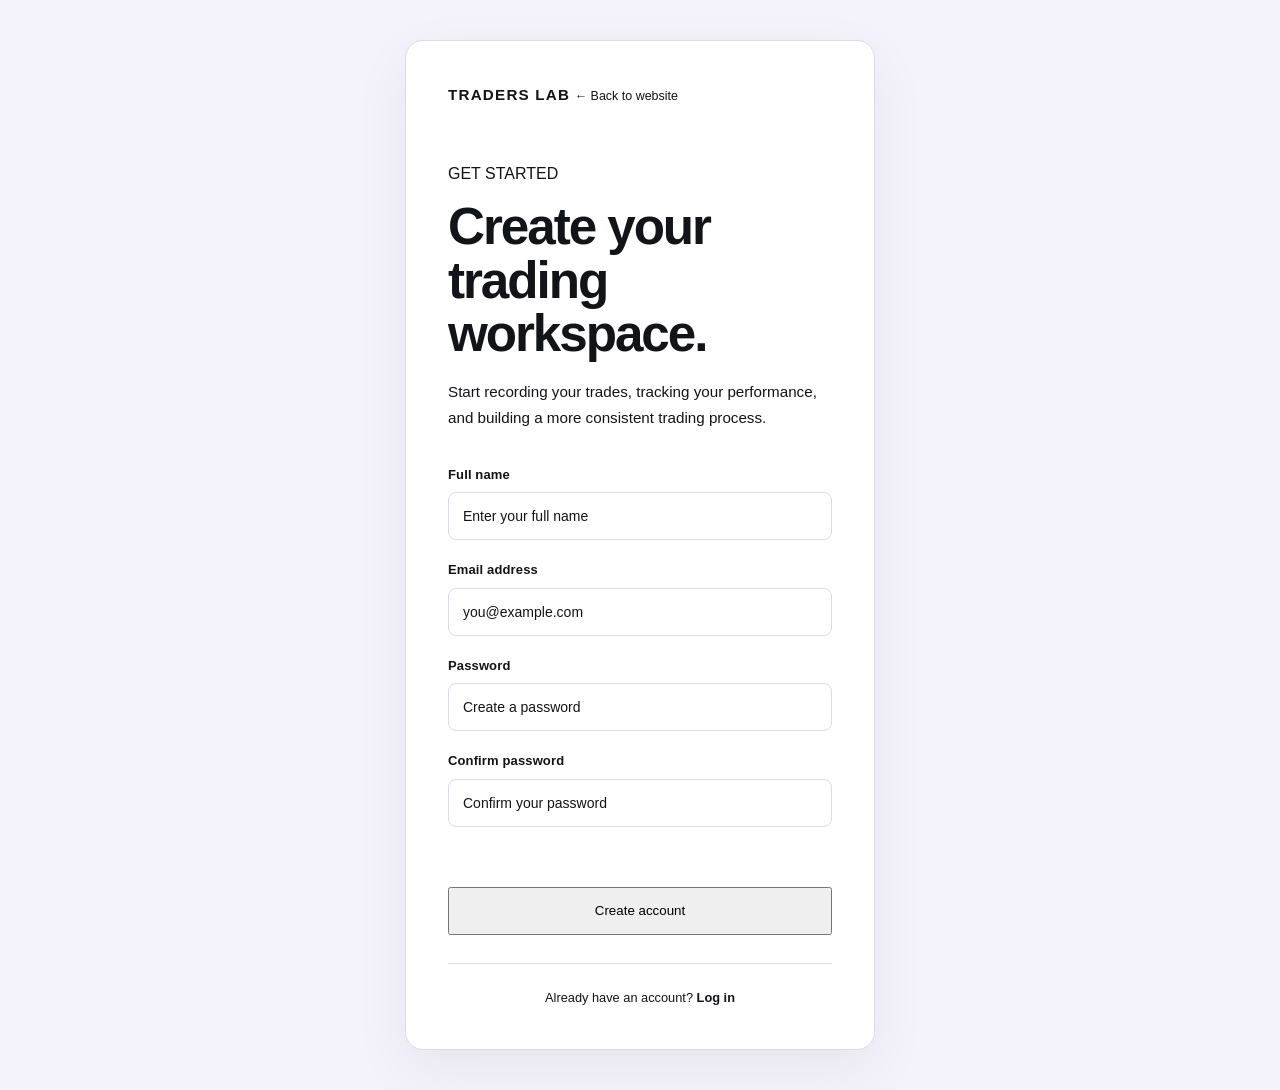
<file: signup.html>
<!DOCTYPE html>
<html lang="en">
<head>
    <meta charset="UTF-8">
    <meta name="viewport" content="width=device-width, initial-scale=1.0">

    <title>Get Started — Traders Lab</title>

    <link rel="stylesheet" href="css/style.css">
</head>

<body class="auth-page">

    <main class="auth-container">

        <div class="auth-card">

            <a href="index.html" class="auth-logo">
                TRADERS LAB
            </a>

            <a href="index.html" class="auth-back">
                ← Back to website
            </a>

            <div class="auth-heading">
                <span class="auth-eyebrow">GET STARTED</span>

                <h1>Create your trading workspace.</h1>

                <p>
                    Start recording your trades, tracking your performance,
                    and building a more consistent trading process.
                </p>
            </div>

            <form class="auth-form" id="signup-form">

                <div class="form-group">
                    <label for="name">Full name</label>

                    <input
                        type="text"
                        id="name"
                        name="name"
                        placeholder="Enter your full name"
                        required
                    >
                </div>

                <div class="form-group">
                    <label for="email">Email address</label>

                    <input
                        type="email"
                        id="email"
                        name="email"
                        placeholder="you@example.com"
                        required
                    >
                </div>

                <div class="form-group">
                    <label for="password">Password</label>

                    <input
                        type="password"
                        id="password"
                        name="password"
                        placeholder="Create a password"
                        required
                    >
                </div>

                <div class="form-group">
                    <label for="confirm-password">Confirm password</label>

                    <input
                        type="password"
                        id="confirm-password"
                        name="confirm-password"
                        placeholder="Confirm your password"
                        required
                    >
                </div>

                <p class="auth-message" id="signup-message"></p>

                <button type="submit" class="auth-submit">
                    Create account
                </button>

            </form>

            <div class="auth-footer">
                <span>Already have an account?</span>

                <a href="login.html">
                    Log in
                </a>
            </div>

        </div>

    </main>

    <script src="js/auth.js"></script>

</body>
</html>
</file>
<file: css/style.css>
/* =========================================
  RESET
  ========================================= */

  *{
  margin: 0;
  padding: 0;
  box-sizing: border-box;
  }

  html {
  scroll-behavior: smooth;
  }

  body {
  font-family: Arial, Helvetica, sans-serif;
   background:
        radial-gradient(
            circle at 10% 0%,
            rgba(124, 104, 196, 0.10),
            transparent 32%
        ),
        radial-gradient(
            circle at 90% 15%,
            rgba(82, 124, 190, 0.08),
            transparent 30%
        ),
        linear-gradient(
            135deg,
            #F7F5FC 0%,
            #F3F1F9 50%,
            #EEF2F8 100%
        );
  color: #111418;
  line-height: 1.5;
  }

  a {
  color: inherit;
  text-decoration: none;
  }

  /* =========================================
  DESIGN SYSTEM
  ========================================= */

:root {

    --background: #F4F2FA;

    --surface: #FFFFFF;

    --surface-soft: #F0EDF8;

    --border: #DDD9E8;

    --text-primary: #171A2B;

    --text-secondary: #5F6275;

    --text-muted: #8D90A1;

    --profit: #287A68;

    --loss: #C65B67;

    --neutral: #85899A;

    --container-width: 1200px;

    --radius-sm: 8px;

    --radius-md: 12px;

    --radius-lg: 18px;

}

  /* =========================================
  GLOBAL
  ========================================= */

  .container {
  width: min(100% - 48px, var(--container-width));
  margin: 0 auto;
  }

  /* =========================================
  BUTTONS
  ========================================= */

  .btn {
  display: inline-flex;
  align-items: center;
  justify-content: center;

  min-height: 46px;
  padding: 0 20px;

  border-radius: var(--radius-sm);

  font-size: 14px;
  font-weight: 600;

  transition:
      transform 180ms ease,
      background-color 180ms ease,
      border-color 180ms ease;

  }

  .btn {
  transform: translateY(-1px);
  }

 .btn-primary {
    background: #635BFF;
    color: #FFFFFF;
    border: 1px solid #635BFF;

    transition:
        background-color 180ms ease,
        transform 180ms ease,
        box-shadow 180ms ease;
}

.btn-primary:hover {
    background: #5149E6;
    border-color: #5149E6;
    transform: translateY(-2px);

    box-shadow:
        0 8px 20px rgba(99, 91, 255, 0.18);
}

.btn-primary:active {
    transform: translateY(0);
    box-shadow:
        0 4px 10px rgba(99, 91, 255, 0.12);
}

  .btn-primary {
  background: #24282e;
  }

.btn-secondary {
    background: rgba(255, 255, 255, 0.7);
    border: 1px solid var(--border);
    color: var(--text-primary);

    transition:
        background-color 180ms ease,
        border-color 180ms ease,
        color 180ms ease,
        transform 180ms ease,
        box-shadow 180ms ease;
}

.btn-secondary:hover {
    background: #FFFFFF;
    border-color: #635BFF;
    color: #635BFF;
    transform: translateY(-2px);

    box-shadow:
        0 8px 20px rgba(99, 91, 255, 0.08);
}

.btn-secondary:active {
    transform: translateY(0);
    box-shadow:
        0 4px 10px rgba(99, 91, 255, 0.05);
}

  /* =========================================
  NAVIGATION
  ========================================= */

/* =========================================
   NAVBAR
   ========================================= */

.navbar {
  width: 100%;
  background: rgba(247, 248, 250, 0.92);
  border-bottom: 1px solid var(--border);
  position: relative;
  z-index: 100;
}

.navbar-container {
  min-height: 76px;
  display: flex;
  align-items: center;
  justify-content: space-between;
  gap: 30px;
}

.logo {
  color: var(--primary-text);
  text-decoration: none;
  font-size: 0.95rem;
  font-weight: 800;
  letter-spacing: 0.08em;
  white-space: nowrap;
}

.nav-links {
  display: flex;
  align-items: center;
  gap: 30px;
  margin-left: auto;
}

.nav-links a {
  position: relative;
  color: var(--secondary-text);
  text-decoration: none;
  font-size: 0.84rem;
  font-weight: 500;
  transition: color 0.2s ease;
}

.nav-links a::after {
    content: "";
    position: absolute;
    left: 50%;
    bottom: -8px;
    width: 100%;
    height: 2px;
    border-radius: 999px;
    background: #635BFF;

    transform: translateX(-50%) scaleX(0);
    transform-origin: center;

    transition:
        transform 0.25s ease,
        opacity 0.25s ease;

    opacity: 0;
}

.nav-links a:hover {
  color: var(--primary-text);
}

.nav-links a:hover::after {
    transform: translateX(-50%) scaleX(1);
    opacity: 1;
}

.nav-links a.active {
    color: var(--primary-text);
}

.nav-links a.active::after {
    transform: translateX(-50%) scaleX(1);
    opacity: 1;
}

.nav-actions {
  display: flex;
  align-items: center;
  gap: 12px;
}

.nav-actions a {
  text-decoration: none;
}

.nav-login {
  color: var(--secondary-text);
  font-size: 0.84rem;
  font-weight: 500;
  transition: color 0.2s ease;
}

.nav-login:hover {
  color: var(--primary-text);
}

.nav-actions .btn {
  min-height: 42px;
  padding: 0 18px;
  font-size: 0.8rem;
}


/* =========================================
   NAVBAR RESPONSIVE
   ========================================= */

@media (max-width: 800px) {
  .navbar-container {
    min-height: 70px;
    gap: 20px;
  }

  .nav-links {
    gap: 18px;
  }

  .nav-actions {
    gap: 8px;
  }

  .nav-actions .btn {
    padding: 0 14px;
  }
}

@media (max-width: 650px) {
  .navbar-container {
    flex-wrap: wrap;
    padding-top: 15px;
    padding-bottom: 15px;
  }

  .nav-links {
    order: 3;
    width: 100%;
    justify-content: center;
    margin-left: 0;
    padding-top: 8px;
  }

  .nav-actions {
    margin-left: auto;
  }
}

@media (max-width: 480px) {
  .nav-links {
    gap: 14px;
  }

  .nav-links a {
    font-size: 0.76rem;
  }

  .nav-login {
    display: none;
  }

  .nav-actions .btn {
    min-height: 38px;
    padding: 0 13px;
    font-size: 0.75rem;
  }
}
  /* =========================================
  HERO
  ========================================= */

  .hero {
  padding: 110px 0 120px;
  }

  .hero-container {
  display: grid;
  grid-template-columns: 0.9fr 1.1fr;
  align-items: center;
  gap: 80px;
  }

  .hero-content {
  max-width: 560px;
  }

  .eyebrow {
  display: inline-block;

  margin-bottom: 22px;

  font-size: 11px;
  font-weight: 700;
  letter-spacing: 0.14em;

  color: var(--text-muted);

  }

  .hero h1 {
  font-size: clamp(48px, 5vw, 72px);
  line-height: 1.02;
  letter-spacing: -0.045em;
  font-weight: 700;
  }

.hero h1 span {
    display: block;

    background: linear-gradient(
        90deg,
        #635BFF 0%,
        #7B72FF 50%,
        #4F8CFF 100%
    );

    -webkit-background-clip: text;
    -webkit-text-fill-color: transparent;
    background-clip: text;
}

  .hero-description {
  max-width: 500px;
  margin-top: 28px;

  font-size: 17px;
  line-height: 1.7;

  color: var(--text-secondary);

  }

  .hero-actions {
  display: flex;
  align-items: center;
  gap: 12px;

  margin-top: 36px;

  }

  /* =========================================
  PRODUCT PREVIEW
  ========================================= */

  .hero-preview {
  padding: 28px;

  background: var(--surface);
  border: 1px solid var(--border);
  border-radius: var(--radius-lg);
  overflow: hidden;
  position: relative;

  box-shadow:
        0 24px 60px rgba(34, 30, 70, 0.08),
        0 4px 14px rgba(34, 30, 70, 0.04);

  }

  .hero-preview::before {
    content: "";
    position: absolute;
    top: 0;
    left: 0;
    right: 0;
    height: 1px;

    background: linear-gradient(
        90deg,
        transparent,
        rgba(99, 91, 255, 0.35),
        transparent
    );
}

  .preview-header {
  display: flex;
  align-items: flex-start;
  justify-content: space-between;
  gap: 20px;
  }

  .preview-label {
  display: block;

  margin-bottom: 5px;

  font-size: 10px;
  font-weight: 700;
  letter-spacing: 0.12em;

  color: var(--text-muted);

  }

  .preview-header h2 {
  font-size: 20px;
  letter-spacing: -0.02em;
  }

  .preview-period {
  font-size: 12px;
  color: var(--text-muted);
  }

  /* =========================================
  PREVIEW STATS
  ========================================= */

  .preview-stats {
  display: grid;
  grid-template-columns: repeat(3, 1fr);

  margin-top: 30px;

  border-top: 1px solid var(--border);
  border-bottom: 1px solid var(--border);

  }

  .preview-stat {
  padding: 18px 14px;
  }

  .preview-stat + .preview-stat {
  border-left: 1px solid var(--border);
  }

 .preview-stat span {
    display: block;
    margin-bottom: 7px;
    font-size: 10px;
    font-weight: 600;
    letter-spacing: 0.06em;
    text-transform: uppercase;
    color: var(--text-muted);
}

.preview-stat + .preview-stat {
    border-left: 1px solid var(--border);
    position: relative;
}

.preview-stat + .preview-stat::before {
    content: "";
    position: absolute;
    left: -1px;
    top: 25%;
    width: 1px;
    height: 50%;

    background: linear-gradient(
        to bottom,
        transparent,
        rgba(99, 91, 255, 0.35),
        transparent
    );
}

.preview-stat strong {
    font-size: 24px;
    letter-spacing: -0.025em;
    font-weight: 700;
    color: var(--text-primary);
}

  .profit {
  color: var(--profit);
  }

  /* =========================================
  CHART
  ========================================= */

  .preview-chart {
  margin-top: 28px;
  }

  .chart-labels {
  display: flex;
  flex-direction: column;
  justify-content: space-between;

  position: absolute;

  font-size: 10px;
  color: var(--text-muted);

  }

 .chart-area {
    position: relative;
    height: 180px;
    margin-left: 36px;
    overflow: hidden;

    border-bottom: 1px solid var(--border);

    background:
        linear-gradient(
            to bottom,
            transparent 24.5%,
            rgba(99, 91, 255, 0.06) 25%,
            transparent 25.5%
        ),
        linear-gradient(
            to bottom,
            transparent 49.5%,
            var(--border) 50%,
            transparent 50.5%
        ),
        linear-gradient(
            to bottom,
            transparent 74.5%,
            rgba(99, 91, 255, 0.06) 75%,
            transparent 75.5%
        );
}

.chart-line {
    position: absolute;
    width: 120%;
    height: 100%;
    left: -5%;
    top: 0;

    border-bottom: 3px solid #635BFF;

    background: linear-gradient(
        90deg,
        #635BFF,
        #7B72FF,
        #4F8CFF
    );

    transform:
        skewY(-8deg)
        rotate(-1deg);

    opacity: 0.9;
}

  .chart-dates {
  display: flex;
  justify-content: space-between;

  margin-top: 8px;
  margin-left: 36px;

  font-size: 10px;
  color: var(--text-muted);

  }

  /* =========================================
  DAILY PERFORMANCE
  ========================================= */

  .preview-performance {
  margin-top: 30px;
  }

  .performance-heading {
  display: flex;
  justify-content: space-between;

  margin-bottom: 14px;

  font-size: 12px;
  font-weight: 600;

  }

  .performance-heading span {
  color: var(--text-muted);
  font-weight: 400;
  }

  .performance-grid {
  display: grid;
  grid-template-columns: repeat(5, 1fr);
  gap: 8px;
  }

 .day {
    padding: 12px;

    display: flex;
    align-items: center;
    justify-content: space-between;

    border: 1px solid var(--border);
    border-radius: var(--radius-sm);

    background: var(--surface-soft);

    font-size: 12px;

    transition:
        border-color 180ms ease,
        background-color 180ms ease,
        transform 180ms ease;
}

.day:hover {
    background: var(--surface);
    border-color: rgba(99, 91, 255, 0.25);
    transform: translateY(-2px);
}

.day span {
    width: 7px;
    height: 7px;

    border-radius: 50%;

    box-shadow:
        0 0 0 3px rgba(99, 91, 255, 0.04);
}

  .profit-day span {
  background: var(--profit);
  }

  .loss-day span {
  background: var(--loss);
  }

  .neutral-day span {
  background: var(--neutral);
  }

.day strong {
    font-size: 11px;
    font-weight: 650;
    color: var(--text-secondary);
}

  /* =========================================
  RESPONSIVE
  ========================================= */

  @media (max-width: 900px) {

  .nav-links {
      display: none;
  }

  .hero {
      padding: 80px 0;
  }

  .hero-container {
      grid-template-columns: 1fr;
      gap: 60px;
  }

  .hero-content {
      max-width: 700px;
  }

  }

  @media (max-width: 600px) {

  .container {
      width: min(100% - 32px, var(--container-width));
  }

  .navbar-container {
      min-height: 68px;
  }

  .login-link {
      display: none;
  }

  .hero {
      padding: 64px 0 80px;
  }

  .hero h1 {
      font-size: 46px;
  }

  .hero-description {
      font-size: 15px;
  }

  .hero-actions {
      flex-direction: column;
      align-items: stretch;
  }

  .hero-preview {
      padding: 18px;
  }

  .preview-stats {
      grid-template-columns: 1fr;
  }

  .preview-stat + .preview-stat {
      border-left: none;
      border-top: 1px solid var(--border);
  }

  }


  /* =========================================
  PHILOSOPHY
  ========================================= */

  .philosophy {
  padding: 140px 0;


  background: var(--surface);
  border-top: 1px solid var(--border);
  border-bottom: 1px solid var(--border);


  }

  .philosophy-intro {
  max-width: 720px;
  }

  .philosophy-intro h2 {
  max-width: 700px;

  margin-top: 4px;

  font-size: clamp(42px, 5vw, 64px);
  line-height: 1.05;
  letter-spacing: -0.045em;


  }

.philosophy-intro h2 span {
    background: linear-gradient(
        90deg,
        #635BFF 0%,
        #7B72FF 50%,
        #4F8CFF 100%
    );

    -webkit-background-clip: text;
    -webkit-text-fill-color: transparent;
    background-clip: text;
}

  .philosophy-intro p {
  max-width: 600px;
  margin-top: 26px;
  font-size: 17px;
  line-height: 1.75;
  color: var(--text-secondary);
  }

  /* =========================================
  PRINCIPLES
  ========================================= */

  .principles {
  display: grid;
  grid-template-columns: repeat(3, 1fr);
  margin-top: 100px;
  border-top: 1px solid var(--border);
  }

  .principle {
  display: grid;
  grid-template-columns: 48px 1fr;
  gap: 24px;


  padding: 34px 30px 20px 0;


  }

  .principle + .principle {
  padding-left: 30px;
  border-left: 1px solid var(--border);
  }

  .principle-number {
  font-size: 11px;
  font-weight: 700;
  letter-spacing: 0.08em;


  color: var(--text-muted);


  }

  .principle h3 {
  margin-bottom: 10px;
  font-size: 20px;
  letter-spacing: -0.02em;
  }

  .principle p {
  max-width: 280px;
  font-size: 14px;
  line-height: 1.7;
  color: var(--text-secondary);
  }

  .principle {
    transition:
        transform 180ms ease,
        border-color 180ms ease;
}

.principle:hover {
    transform: translateY(-3px);
}

.principle-number {
    transition: color 180ms ease;
}

.principle:hover .principle-number {
    color: #635BFF;
}

  /* =========================================
  PHILOSOPHY RESPONSIVE
  ========================================= */

  @media (max-width: 800px) {

  .philosophy {
      padding: 100px 0;
  }

  .principles {
      grid-template-columns: 1fr;

      margin-top: 70px;
  }

  .principle {
      padding: 28px 0;
  }

  .principle + .principle {
      padding-left: 0;

      border-left: none;
      border-top: 1px solid var(--border);
  }

  }

  /* =========================================
  PRODUCT SHOWCASE
  ========================================= */

  .product-showcase {
  padding: 150px 0;
  }

  .showcase-heading {
  max-width: 720px;
  }

  .showcase-heading h2 {
  margin-top: 4px;
  font-size: clamp(42px, 5vw, 64px);
  line-height: 1.05;
  letter-spacing: -0.045em;
  }

.showcase-heading h2 span {
    display: block;

    background: linear-gradient(
        90deg,
        #635BFF 0%,
        #7B72FF 50%,
        #4F8CFF 100%
    );

    -webkit-background-clip: text;
    -webkit-text-fill-color: transparent;
    background-clip: text;
}

  .showcase-heading p {
  max-width: 600px;
  margin-top: 26px;
  font-size: 17px;
  line-height: 1.75;
  color: var(--text-secondary);
  }

  /* =========================================
  FEATURE SHOWCASE
  ========================================= */

  .showcase-feature {
  display: grid;
  grid-template-columns: 0.7fr 1.3fr;
  gap: 70px;
  align-items: center;
  margin-top: 100px;
  padding: 42px;
  background: var(--surface);
  border: 1px solid var(--border);
  border-radius: var(--radius-lg)
  }

  .showcase-feature {
    transition:
        transform 220ms ease,
        border-color 220ms ease,
        box-shadow 220ms ease;
}

.showcase-feature:hover {
    transform: translateY(-4px);

    border-color: rgba(99, 91, 255, 0.28);

    box-shadow:
        0 18px 45px rgba(45, 40, 90, 0.08);
}

  .feature-number {
  display: block;
  margin-bottom: 22px;
  font-size: 11px;
  font-weight: 700;
  letter-spacing: 0.08em;
  color: var(--text-muted);
  }

  .showcase-feature h3,
  .showcase-card h3 {
  max-width: 400px;
  font-size: 30px;
  line-height: 1.15;
  letter-spacing: -0.035em;
  }

  .showcase-feature p,
  .showcase-card p {
  max-width: 430px;
  margin-top: 18px;
  font-size: 14px;
  line-height: 1.7;
  color: var(--text-secondary);
  }

  .showcase-link {
  display: inline-flex;
  align-items: center;
  gap: 8px;
  margin-top: 28px;
  font-size: 13px;
  font-weight: 600;
  }

  .showcase-link span {
  transition: transform 180ms ease;
  }

  .showcase-link:hover span {
  transform: translateX(4px);
  }

  /* =========================================
  JOURNAL PREVIEW
  ========================================= */

  .journal-preview {
  overflow: hidden;
  border: 1px solid var(--border);
  border-radius: var(--radius-md);
  background: var(--background);
  padding: 20px;
  }

  .journal-header {
  display: flex;
  justify-content: space-between;
  padding: 18px;
  border-bottom: 1px solid var(--border);
  font-size: 10px;
  font-weight: 700;
  letter-spacing: 0.08em;
  }

  .journal-header span:last-child {
  color: var(--text-muted);
  font-weight: 400;
  }

  .trade-row {
  display: grid;
  grid-template-columns: 0.8fr 1fr 0.8fr 1.4fr;
  align-items: center;
  min-height: 54px;
  padding: 0 18px;
  border-bottom: 1px solid var(--border);

  font-size: 12px;
  }

  .trade-row:last-child {
  border-bottom: none;
  }

  .trade-heading {
  min-height: 38px;
  font-size: 9px;
  color: var(--text-muted);
  }

  .trade-profit {
  color: var(--profit);
  }

  .trade-loss {
  color: var(--loss);
  }

  /* =========================================
  SMALL SHOWCASE GRID
  ========================================= */

  .showcase-grid {
  display: grid;
  grid-template-columns: repeat(2, 1fr);
  gap: 24px;
  margin-top: 24px;
  }

  .showcase-card {
    padding: 36px;
    background: var(--surface);
    border: 1px solid var(--border);
    border-radius: var(--radius-lg);
  }

  .showcase-card-content {
  min-height: 230px;
  }

  .showcase-card {
    transition:
        transform 200ms ease,
        border-color 200ms ease,
        box-shadow 200ms ease;
}

.showcase-card:hover {
    transform: translateY(-3px);

    border-color: rgba(99, 91, 255, 0.22);

    box-shadow:
        0 14px 35px rgba(45, 40, 90, 0.06);
}

.showcase-card:hover .feature-number {
    color: #635BFF;
}

  /* =========================================
  CALENDAR PREVIEW
  ========================================= */

  .calendar-preview {
    margin-top: 20px;
    padding: 20px;
    border: 1px solid var(--border);
    border-radius: var(--radius-md);
    background: var(--background);
  }

  .calendar-top {
    display: flex;
    justify-content: space-between;
    margin-bottom: 20px;
    font-size: 12px;
  }

  .calendar-top span {
  color: var(--text-muted);
  }

  .calendar-week,
  .calendar-days {
    display: grid;
    grid-template-columns: repeat(5, 1fr);
    gap: 7px;
    text-align: center;
  }

  .calendar-week {
    margin-bottom: 7px;
    font-size: 9px;
    color: var(--text-muted);
    }

.calendar-days span {
    min-height: 46px;

    display: flex;
    align-items: center;
    justify-content: center;

    border: 1px solid var(--border);
    border-radius: var(--radius-sm);

    font-size: 11px;
    font-weight: 600;

    transition:
        transform 180ms ease,
        border-color 180ms ease,
        box-shadow 180ms ease;
}

.calendar-days span:hover {
    transform: translateY(-2px);

    border-color: rgba(99, 91, 255, 0.28);

    box-shadow:
        0 6px 16px rgba(45, 40, 90, 0.06);
}

.calendar-profit {
    color: var(--profit);
    background: rgba(40, 122, 104, 0.07);
}

.calendar-loss {
    color: var(--loss);
    background: rgba(198, 91, 103, 0.07);
}

.calendar-neutral {
    color: var(--neutral);
    background: var(--surface-soft);
}

  /* =========================================
  ANALYTICS PREVIEW
  ========================================= */

  .analytics-preview {
    margin-top: 20px;
    padding: 20px;
    border: 1px solid var(--border);
    border-radius: var(--radius-md);
    background: var(--background);
  }

  .analytics-stat {
    display: flex;
    align-items: center;
    justify-content: space-between;
    padding: 13px 0;
    border-bottom: 1px solid var(--border);
    }

  .analytics-stat span {
  font-size: 11px;
  color: var(--text-muted);
  }

  .analytics-stat strong {
  font-size: 14px;
  }

  .analytics-bars {
    display: flex;
    flex-direction: column;
    gap: 9px;
    margin-top: 20px;
  }

.analytics-bars div {
    position: relative;

    flex: 1;

    min-height: 80px;

    border-radius: 6px 6px 2px 2px;

    background: linear-gradient(
        180deg,
        #635BFF 0%,
        #7B72FF 100%
    );

    opacity: 0.82;

    transition:
        height 220ms ease,
        opacity 180ms ease,
        transform 180ms ease;
}

.analytics-bars div:hover {
    opacity: 1;
    transform: translateY(-3px);

    box-shadow:
        0 8px 18px rgba(99, 91, 255, 0.16);
}

  .analytics-bars span {
      display: block;
      height: 100%;
      border-radius: inherit;
      background: var(--text-primary);
        color: var(--text-muted);
        font-size: 10px;
        font-weight: 600;

  }

  /* =========================================
  SHOWCASE RESPONSIVE
  ========================================= */

  @media (max-width: 900px) {
  .product-showcase {
      padding: 100px 0;
  }

  .showcase-feature {
      grid-template-columns: 1fr;
      gap: 50px;

      padding: 28px;
  }

  }

  @media (max-width: 700px) {
  .showcase-grid {
      grid-template-columns: 1fr;
  }

  .showcase-card {
      padding: 28px;
  }

  .showcase-card-content {
      min-height: auto;
      margin-bottom: 35px;
  }

  .trade-row {
      grid-template-columns: 0.7fr 0.9fr 0.8fr 1.2fr;

      padding: 0 12px;

      font-size: 10px;
  }

  }

  .trade-row {
    transition:
        background-color 180ms ease,
        border-color 180ms ease,
        transform 180ms ease;
}

.trade-row:hover {
    background: var(--surface-soft);
    border-color: rgba(99, 91, 255, 0.18);
    transform: translateX(3px);
}

  /* CONTACT SECTION */

  .contact-section {
padding: 110px 0;
background: var(--background);
border-top: 1px solid var(--border);
}

.contact-container {
display: grid;
grid-template-columns: 0.9fr 1.1fr;
gap: 80px;
align-items: center;
}

.contact-content {
max-width: 500px;
}

.contact-content h2 {
margin: 14px 0 22px;
font-size: clamp(2.5rem, 4vw, 4rem);
line-height: 1.05;
letter-spacing: -0.04em;
}

.contact-content h2 span {
display: block;
color: var(--secondary-text);
}

.contact-content > p:not(.section-eyebrow) {
max-width: 470px;
color: var(--secondary-text);
line-height: 1.8;
font-size: 1rem;
}

.contact-info {
margin-top: 42px;
display: flex;
flex-direction: column;
gap: 20px;
}

.contact-info div {
padding-top: 18px;
border-top: 1px solid var(--border);
display: flex;
flex-direction: column;
gap: 6px;
}

.contact-info small {
font-size: 0.68rem;
font-weight: 700;
letter-spacing: 0.1em;
color: var(--muted-text);
}

.contact-info strong {
font-size: 0.95rem;
font-weight: 500;
color: var(--primary-text);
}

.contact-card {
padding: 32px;
background: var(--surface);
border: 1px solid var(--border);
border-radius: var(--radius-lg);
box-shadow: 0 12px 35px rgba(17, 20, 24, 0.04);
}

.contact-row {
display: grid;
grid-template-columns: 1fr 1fr;
gap: 18px;
}

.input-group {
display: flex;
flex-direction: column;
gap: 8px;
margin-bottom: 20px;
}

.input-group label {
font-size: 0.78rem;
font-weight: 600;
color: var(--primary-text);
}

.input-group input,
.input-group textarea {
width: 100%;
border: 1px solid var(--border);
border-radius: var(--radius-sm);
background: var(--background);
color: var(--primary-text);
font: inherit;
padding: 13px 14px;
outline: none;
transition: border-color 0.2s ease, box-shadow 0.2s ease;
}

.input-group input {
height: 48px;
}

.input-group textarea {
min-height: 150px;
resize: vertical;
}

.input-group input::placeholder,
.input-group textarea::placeholder {
color: var(--muted-text);
}

.input-group input:focus,
.input-group textarea:focus {
border-color: var(--primary-text);
box-shadow: 0 0 0 3px rgba(17, 20, 24, 0.06);
}

.contact-button {
width: 100%;
margin-top: 4px;
}


.input-group input,
.input-group textarea {
    transition:
        border-color 180ms ease,
        box-shadow 180ms ease,
        background-color 180ms ease;
}

.input-group input:focus,
.input-group textarea:focus {
    outline: none;

    border-color: #635BFF;

    background: #FFFFFF;

    box-shadow:
        0 0 0 3px rgba(99, 91, 255, 0.10);
}

.input-group:focus-within label {
    color: #635BFF;
}

.contact-button {
    transition:
        background-color 180ms ease,
        transform 180ms ease,
        box-shadow 180ms ease;
}

.contact-button:hover {
    background: #5149E6;
    transform: translateY(-2px);

    box-shadow:
        0 8px 20px rgba(99, 91, 255, 0.18);
}

.contact-button:active {
    transform: translateY(0);

    box-shadow:
        0 4px 10px rgba(99, 91, 255, 0.10);
}

@media (max-width: 800px) {
.contact-section {
padding: 80px 0;
}

.contact-container {
grid-template-columns: 1fr;
gap: 50px;
}

.contact-content {
max-width: 100%;
}
}

@media (max-width: 560px) {
.contact-row {
grid-template-columns: 1fr;
gap: 0;
}

.contact-card {
padding: 22px;
}
}

/* FINAL CTA  */

.final-cta {
  padding: 100px 0;
  background: #f7f8fa;
}

.final-cta-box {
  max-width: 1100px;
  margin: 0 auto;
  padding: 90px 40px;
  border-radius: 18px;
  text-align: center;
  box-sizing: border-box;
    background:
        radial-gradient(
            circle at 15% 20%,
            rgba(99, 91, 255, 0.055),
            transparent 35%
        ),
        radial-gradient(
            circle at 85% 80%,
            rgba(39, 109, 241, 0.04),
            transparent 35%
        ),
        var(--surface);
}

.final-cta .section-eyebrow {
  margin: 0;
  color: #8f969f;
}

.final-cta h2 {
  margin: 18px auto 24px;
  max-width: 760px;
  color: #ffffff;
  font-size: clamp(2.6rem, 5vw, 4.6rem);
  line-height: 1.02;
  letter-spacing: -0.05em;
    background: linear-gradient(
        90deg,
        #635BFF 0%,
        #7B72FF 50%,
        #4F8CFF 100%
    );

    -webkit-background-clip: text;
    -webkit-text-fill-color: transparent;
    background-clip: text;
}

.final-cta-box {
    border-color: rgba(99, 91, 255, 0.10);

    box-shadow:
        0 24px 60px rgba(45, 40, 90, 0.08);
}

.final-cta h2 span {
  display: block;
  color: #aeb4bc;
}

.final-cta-description {
  max-width: 560px;
  margin: 0 auto 34px;
  color: #aeb4bc;
  font-size: 1rem;
  line-height: 1.8;
}

.final-cta-button {
  display: inline-flex;
  align-items: center;
  justify-content: center;
  min-height: 48px;
  padding: 0 24px;
  color: #111418;
  border: 1px solid #ffffff;
  border-radius: 8px;
  text-decoration: none;
  font-weight: 600;
    background: #09072f;
    border: 1px solid #635BFF;
    color: #FFFFFF;

    transition:
        background-color 180ms ease,
        transform 180ms ease,
        box-shadow 180ms ease;
}

.final-cta-button:hover {
    background: #4a41e7;
    border-color: #5149E6;
    color: #FFFFFF;

    transform: translateY(-2px);

    box-shadow:
        0 8px 20px rgba(99, 91, 255, 0.18);
}

.final-cta-button:active {
    transform: translateY(0);

    box-shadow:
        0 4px 10px rgba(99, 91, 255, 0.12);
}

@media (max-width: 700px) {
  .final-cta {
    padding: 70px 0;
  }

  .final-cta-box {
    padding: 65px 24px;
    border-radius: 14px;
  }

  .final-cta h2 {
    font-size: clamp(2.3rem, 10vw, 3.4rem);
  }

  .final-cta-description {
    font-size: 0.95rem;
  }
}

/* FOOTER SECTION */

.footer {
  width: 100%;
  background: #111418;
  color: #ffffff;
  border-top: 1px solid #292d33;
  position: relative;
  opacity: 1;
  filter: none;
  transform: none;
}

.footer-container {
  min-height: 180px;
  padding-top: 55px;
  padding-bottom: 55px;
  display: flex;
  align-items: flex-start;
  justify-content: space-between;
  gap: 40px;
  opacity: 1;
  filter: none;
}

.footer-brand {
  max-width: 320px;
}

.footer-logo {
  display: inline-block;
  color: #ffffff;
  text-decoration: none;
  font-size: 0.95rem;
  font-weight: 800;
  letter-spacing: 0.08em;
}

.footer-brand p {
  margin: 12px 0 0;
  color: #aeb4bc;
  font-size: 0.85rem;
  line-height: 1.6;
}

.footer-links {
  display: flex;
  align-items: center;
  justify-content: flex-end;
  gap: 28px;
  flex-wrap: wrap;
}

.footer-links a {
  text-decoration: none;
  font-size: 0.82rem;
  font-weight: 500;
    position: relative;
    color: var(--text-secondary);
    text-decoration: none;

    transition: color 180ms ease;
}

.footer-links a::after {
    content: "";

    position: absolute;
    left: 0;
    bottom: -5px;

    width: 100%;
    height: 1px;

    background: #635BFF;

    transform: scaleX(0);
    transform-origin: center;

    transition:
        transform 180ms ease;
}

.footer-links a:hover {
    color: #635BFF;
}

.footer-links a:hover::after {
    transform: scaleX(1);
}

.footer-bottom {
  min-height: 65px;
  padding-top: 22px;
  padding-bottom: 22px;
  border-top: 1px solid #292d33;
  display: flex;
  align-items: center;
  justify-content: space-between;
  gap: 20px;
}

.footer-bottom p {
  margin: 0;
  color: #747b84;
  font-size: 0.72rem;
  line-height: 1.5;
}

@media (max-width: 700px) {
  .footer-container {
    min-height: auto;
    padding-top: 45px;
    padding-bottom: 40px;
    flex-direction: column;
  }

  .footer-links {
    justify-content: flex-start;
    gap: 18px 24px;
  }

  .footer-bottom {
    min-height: auto;
    padding-top: 20px;
    padding-bottom: 22px;
    flex-direction: column;
    align-items: flex-start;
    gap: 8px;
  }
}


/* =========================================
   TRADERS LAB MOTION SYSTEM
   ========================================= */

html {
  scroll-behavior: smooth;
}

/* Global transitions */

a,
button,
.card,
.product-preview,
.journal-preview,
.calendar-preview,
.analytics-preview,
.principle,
.contact-card,
.contact-info div {
  transition:
    transform 0.25s ease,
    opacity 0.25s ease,
    border-color 0.25s ease,
    box-shadow 0.25s ease,
    background-color 0.25s ease;
}


/* =========================================
   NAVIGATION
   ========================================= */

.navbar a {
  transition:
    color 0.2s ease,
    transform 0.2s ease;
}

.navbar a:hover {
  transform: translateY(-1px);
}


/* =========================================
   BUTTONS
   ========================================= */

.btn {
  transition:
    transform 0.2s ease,
    box-shadow 0.2s ease,
    background-color 0.2s ease,
    border-color 0.2s ease;
}

.btn:hover {
  transform: translateY(-2px);
}

.btn:active {
  transform: translateY(0);
}


/* =========================================
   HERO PRODUCT PREVIEW
   ========================================= */

.product-preview {
  animation: previewFloat 6s ease-in-out infinite;
}

@keyframes previewFloat {
  0%,
  100% {
    transform: translateY(0);
  }

  50% {
    transform: translateY(-6px);
  }
}


/* =========================================
   HERO CONTENT
   ========================================= */

.hero-content {
  animation: heroContentIn 0.8s ease both;
}

.hero-visual {
  animation: heroVisualIn 0.9s ease 0.15s both;
}

@keyframes heroContentIn {
  from {
    opacity: 0;
    transform: translateY(24px);
  }

  to {
    opacity: 1;
    transform: translateY(0);
  }
}

@keyframes heroVisualIn {
  from {
    opacity: 0;
    transform: translateY(30px) scale(0.98);
  }

  to {
    opacity: 1;
    transform: translateY(0) scale(1);
  }
}


/* =========================================
   CARD HOVER EFFECTS
   ========================================= */

.principle:hover,
.journal-preview:hover,
.calendar-preview:hover,
.analytics-preview:hover,
.contact-card:hover {
  transform: translateY(-5px);
  border-color: #d7dbe0;
  box-shadow: 0 14px 35px rgba(17, 20, 24, 0.07);
}


/* =========================================
   PRINCIPLE ITEMS
   ========================================= */

.principle {
  transition:
    transform 0.25s ease,
    border-color 0.25s ease,
    background-color 0.25s ease;
}

.principle:hover {
  background: var(--surface);
}


/* =========================================
   JOURNAL TRADE ROWS
   ========================================= */

.trade-row {
  transition:
    transform 0.2s ease,
    background-color 0.2s ease;
}

.trade-row:hover {
  transform: translateX(5px);
  background: var(--surface-soft);
}


/* =========================================
   ANALYTICS BARS
   ========================================= */

.analytics-bar {
  transform-origin: left;
  animation: analyticsGrow 1.2s ease both;
}

.analytics-bar:nth-child(1) {
  animation-delay: 0.1s;
}

.analytics-bar:nth-child(2) {
  animation-delay: 0.25s;
}

.analytics-bar:nth-child(3) {
  animation-delay: 0.4s;
}

@keyframes analyticsGrow {
  from {
    transform: scaleX(0);
  }

  to {
    transform: scaleX(1);
  }
}


/* =========================================
   CALENDAR DAYS
   ========================================= */

.calendar-day {
  transition:
    transform 0.2s ease,
    box-shadow 0.2s ease,
    opacity 0.2s ease;
}

.calendar-day:hover {
  transform: translateY(-3px) scale(1.03);
  box-shadow: 0 7px 16px rgba(17, 20, 24, 0.08);
}

.calendar-day {
    transition:
        transform 180ms ease,
        border-color 180ms ease,
        box-shadow 180ms ease;
}

.calendar-day:hover {
    transform: translateY(-2px);
    border-color: rgba(99, 91, 255, 0.28);
    box-shadow:
        0 6px 16px rgba(45, 40, 90, 0.06);
}


/* =========================================
   CONTACT FORM
   ========================================= */

.input-group input,
.input-group textarea {
  transition:
    border-color 0.2s ease,
    box-shadow 0.2s ease,
    transform 0.2s ease;
}

.input-group input:focus,
.input-group textarea:focus {
  transform: translateY(-1px);
}


/* =========================================
   CONTACT CARD
   ========================================= */

.contact-card {
  transition:
    transform 0.3s ease,
    box-shadow 0.3s ease,
    border-color 0.3s ease;
}

.contact-card:hover {
  transform: translateY(-4px);
  box-shadow: 0 18px 45px rgba(17, 20, 24, 0.08);
}


/* =========================================
   FINAL CTA
   ========================================= */

.final-cta-box {
  animation: ctaIn 0.8s ease both;
}

@keyframes ctaIn {
  from {
    opacity: 0;
    transform: translateY(25px);
  }

  to {
    opacity: 1;
    transform: translateY(0);
  }
}


/* =========================================
   FOOTER
   ========================================= */

.footer-links a {
  transition:
    color 0.2s ease,
    transform 0.2s ease;
}

.footer-links a:hover {
  transform: translateY(-2px);
}


/* =========================================
   ACCESSIBILITY
   ========================================= */

@media (prefers-reduced-motion: reduce) {
  *,
  *::before,
  *::after {
    animation-duration: 0.01ms !important;
    animation-iteration-count: 1 !important;
    transition-duration: 0.01ms !important;
    scroll-behavior: auto !important;
  }
}


/* =========================================
   AUTHENTICATION
   ========================================= */

.auth-page {
  min-height: 100vh;
  background: var(--background);
}

.auth-container {
  min-height: 100vh;
  display: flex;
  align-items: center;
  justify-content: center;
  padding: 40px 20px;
}

.auth-card {
  width: 100%;
  max-width: 470px;
  padding: 42px;
  background: var(--surface);
  border: 1px solid var(--border);
  border-radius: var(--radius-lg);
  box-shadow: 0 20px 60px rgba(17, 20, 24, 0.06);
}

.auth-logo {
  display: inline-block;
  margin-bottom: 55px;
  color: var(--primary-text);
  text-decoration: none;
  font-size: 0.95rem;
  font-weight: 800;
  letter-spacing: 0.08em;
}

.auth-heading h1 {
  margin: 14px 0 18px;
  color: var(--primary-text);
  font-size: clamp(2.2rem, 5vw, 3.2rem);
  line-height: 1.05;
  letter-spacing: -0.04em;
}

.auth-heading h1 span {
  display: block;
  color: var(--secondary-text);
}

.auth-heading > p:not(.section-eyebrow) {
  margin-bottom: 34px;
  color: var(--secondary-text);
  font-size: 0.95rem;
  line-height: 1.7;
}

.auth-form {
  display: flex;
  flex-direction: column;
}

.password-label {
  display: flex;
  align-items: center;
  justify-content: space-between;
  gap: 15px;
}

.password-label a {
  color: var(--secondary-text);
  font-size: 0.75rem;
  text-decoration: none;
}

.password-label a:hover {
  color: var(--primary-text);
}

.auth-submit {
  width: 100%;
  min-height: 48px;
  margin-top: 6px;
}

.auth-footer {
  margin: 28px 0 0;
  padding-top: 24px;
  border-top: 1px solid var(--border);
  color: var(--secondary-text);
  font-size: 0.8rem;
  text-align: center;
}

.auth-footer a {
  color: var(--primary-text);
  font-weight: 600;
  text-decoration: none;
}

.auth-footer a:hover {
  text-decoration: underline;
}

@media (max-width: 520px) {
  .auth-container {
    padding: 20px 16px;
  }

  .auth-card {
    padding: 30px 22px;
  }

  .auth-logo {
    margin-bottom: 40px;
  }
}

.auth-back {
  display: inline-block;
  margin-bottom: 42px;
  color: var(--secondary-text);
  font-size: 0.78rem;
  font-weight: 500;
  text-decoration: none;
  transition: color 0.2s ease, transform 0.2s ease;
}

.auth-back:hover {
  color: var(--primary-text);
  transform: translateX(-2px);
}


/* ================================
   SIGNUP PAGE
================================ */

.auth-form {
    display: flex;
    flex-direction: column;
    gap: 20px;
}

.form-group {
    display: flex;
    flex-direction: column;
    gap: 8px;
}

.form-group label {
    font-size: 13px;
    font-weight: 600;
    letter-spacing: 0.01em;
    color: var(--primary-text);
}

.form-group input {
    width: 100%;
    min-height: 48px;
    padding: 0 14px;

    border: 1px solid var(--border);
    border-radius: var(--radius-sm);

    background: rgba(255, 255, 255, 0.78);
    color: var(--primary-text);

    font-size: 14px;
    font-family: inherit;

    outline: none;
    box-sizing: border-box;

    transition:
        border-color 180ms ease,
        background-color 180ms ease,
        box-shadow 180ms ease,
        transform 180ms ease;
}

.form-group input::placeholder {
    color: var(--muted-text);
}

.form-group input:hover {
    border-color: rgba(99, 91, 255, 0.22);
    background: var(--surface);
}

.form-group input:focus {
    border-color: #635BFF;
    background: #FFFFFF;

    box-shadow:
        0 0 0 3px rgba(99, 91, 255, 0.10),
        0 4px 12px rgba(45, 40, 90, 0.04);
}

.auth-message {
    min-height: 18px;
    margin: -4px 0 0;

    font-size: 0.78rem;
    line-height: 1.5;
}

.auth-message.error {
    color: var(--loss);
}

.auth-message.success {
    color: var(--profit);
}

/* ================================
   PRIVATE APP SHELL
================================ */

.app-page {
    min-height: 100vh;
    margin: 0;
    background: var(--background);
    color: var(--primary-text);
}

.app-layout {
    display: flex;
    min-height: 100vh;
}


/* Sidebar */

.app-sidebar {
    width: 240px;
    min-height: 100vh;
    padding: 28px 18px;
    box-sizing: border-box;
    background: var(--surface);
    border-right: 1px solid var(--border);

    display: flex;
    flex-direction: column;
    justify-content: space-between;

    position: fixed;
    left: 0;
    top: 0;
    bottom: 0;
}

.sidebar-top {
    display: flex;
    flex-direction: column;
}

.app-logo {
    display: inline-block;
    margin: 0 12px 42px;

    color: var(--primary-text);
    text-decoration: none;

    font-size: 15px;
    font-weight: 800;
    letter-spacing: 0.08em;
}

.app-nav {
    display: flex;
    flex-direction: column;
    gap: 5px;
}

.app-nav-link {
    display: flex;
    align-items: center;

    padding: 11px 12px;

    border-radius: var(--radius-sm);

    color: var(--secondary-text);
    text-decoration: none;

    font-size: 14px;
    font-weight: 500;

    transition:
        background 0.2s ease,
        color 0.2s ease,
        transform 0.2s ease;
}

.app-nav-link:hover {
    background: var(--surface-soft);
    color: var(--primary-text);
    transform: translateX(2px);
}

.app-nav-link.active {
    background: var(--surface-soft);
    color: var(--primary-text);
    font-weight: 600;
}


/* Sidebar bottom */

.sidebar-bottom {
    display: flex;
    flex-direction: column;
    gap: 18px;
}

.sidebar-user {
    display: flex;
    align-items: center;
    gap: 10px;

    padding: 10px 8px;
}

.user-avatar {
    width: 34px;
    height: 34px;

    display: flex;
    align-items: center;
    justify-content: center;

    border-radius: 50%;

    background: var(--surface-soft);
    border: 1px solid var(--border);

    font-size: 13px;
    font-weight: 700;
}

.user-info {
    display: flex;
    flex-direction: column;
    gap: 3px;
}

.user-info strong {
    font-size: 13px;
    font-weight: 600;
}

.user-info span {
    color: var(--muted-text);
    font-size: 12px;
}

.logout-link {
    padding: 0 8px;

    color: var(--secondary-text);
    text-decoration: none;

    font-size: 13px;

    transition: color 0.2s ease;
}

.logout-link:hover {
    color: var(--primary-text);
}


/* ================================
   MOBILE SIDEBAR
================================ */

.mobile-menu-button {
    display: none;
}

.mobile-sidebar-overlay {
    display: none;
}


/* Mobile */

@media (max-width: 768px) {

    /* ================================
       MOBILE HAMBURGER
    ================================= */

    .mobile-menu-button {
        position: fixed;

        top: 16px;
        right: 16px;
        left: auto;

        width: 42px;
        height: 42px;

        display: flex;
        align-items: center;
        justify-content: center;

        padding: 0;

        border: 1px solid var(--border);
        border-radius: var(--radius-sm);

        background: var(--surface);
        color: var(--primary-text);

        cursor: pointer;

        z-index: 1200;
    }


    .mobile-menu-button span {
        position: relative;

        width: 18px;
        height: 2px;

        display: block;

        background: currentColor;
        border-radius: 2px;

        transition: background 0.2s ease;
    }


    .mobile-menu-button span::before,
    .mobile-menu-button span::after {
        content: "";

        position: absolute;

        left: 0;

        width: 18px;
        height: 2px;

        background: currentColor;
        border-radius: 2px;

        transition:
            transform 0.2s ease,
            top 0.2s ease;
    }


    .mobile-menu-button span::before {
        top: -6px;
    }


    .mobile-menu-button span::after {
        top: 6px;
    }


    /* ================================
       PAGE CONTENT
    ================================= */

    .app-main {
        width: 100% !important;
        max-width: 100% !important;
        min-width: 0;

        margin-left: 0 !important;

        padding-top: 68px;
    }


    /* ================================
       HAMBURGER → CLOSE
    ================================= */

    body.mobile-menu-open .mobile-menu-button span {
        background: transparent;
    }


    body.mobile-menu-open .mobile-menu-button span::before {
        top: 0;

        transform: rotate(45deg);
    }


    body.mobile-menu-open .mobile-menu-button span::after {
        top: 0;

        transform: rotate(-45deg);
    }


    /* ================================
       MOBILE SIDEBAR
    ================================= */

    .app-sidebar {
        position: fixed !important;

        top: 0 !important;
        left: 0 !important;
        right: auto !important;
        bottom: 0 !important;

        width: min(280px, 82vw) !important;
        height: 100vh !important;
        min-height: 100vh !important;

        margin: 0 !important;

        z-index: 1100;

        transform: translate3d(-100%, 0, 0);

        transition: transform 0.25s ease;

        overflow-y: auto;
    }


    body.mobile-menu-open .app-sidebar {
        transform: translate3d(0, 0, 0);
    }


    /* ================================
       OVERLAY
    ================================= */

    .mobile-sidebar-overlay {
        position: fixed !important;

        inset: 0;

        width: 100vw;
        height: 100vh;

        z-index: 1000;

        display: block;

        background: rgba(17, 20, 24, 0.22);

        opacity: 0;
        visibility: hidden;

        transition:
            opacity 0.25s ease,
            visibility 0.25s ease;
    }


    body.mobile-menu-open .mobile-sidebar-overlay {
        opacity: 1;
        visibility: visible;
    }


    body {
        overflow-x: hidden;
    }

}



/* Main application area */

.app-main {
    width: calc(100% - 240px);
    min-height: 100vh;
    margin-left: 240px;
    padding: 48px;
    box-sizing: border-box;
}

.app-header {
    max-width: 1200px;
    margin: 0 auto;
}

.app-eyebrow {
    display: block;

    margin-bottom: 10px;

    color: var(--muted-text);

    font-size: 11px;
    font-weight: 700;
    letter-spacing: 0.12em;
}

.app-header h1 {
    margin: 0 0 10px;

    font-size: clamp(28px, 3vw, 40px);
    line-height: 1.15;
    letter-spacing: -0.03em;
}

.app-header p {
    margin: 0;

    color: var(--secondary-text);

    font-size: 15px;
    line-height: 1.6;
}


/* Temporary dashboard area */

/* ================================
   DASHBOARD PLACEHOLDER
================================ */

.dashboard-placeholder {
    max-width: 1200px;
    margin: 60px auto 0;
    padding: 36px;

    background: var(--surface);
    border: 1px solid var(--border);
    border-radius: var(--radius-lg);

    box-shadow:
        0 18px 45px rgba(45, 40, 90, 0.06);
}

.dashboard-placeholder h2 {
    margin: 0 0 10px;

    font-size: 24px;
    letter-spacing: -0.02em;
}

.dashboard-placeholder p {
    max-width: 600px;
    margin: 0;

    color: var(--secondary-text);
    line-height: 1.7;
}


/* ================================
   RESPONSIVE APP LAYOUT
================================ */

@media (max-width: 800px) {

    .app-sidebar {
        width: 210px;
    }

    .app-main {
        width: calc(100% - 210px);
        margin-left: 210px;
        padding: 32px 24px;
    }

}

@media (max-width: 768px) {

    .app-main {
        padding-top: 72px;
    }

}

@media (max-width: 650px) {

    .app-sidebar {
        position: static;
        width: 100%;
        min-height: auto;

        border-right: none;
        border-bottom: 1px solid var(--border);
    }

    .app-layout {
        flex-direction: column;
    }

    .sidebar-bottom {
        margin-top: 30px;
    }

    .app-main {
        width: 100%;
        margin-left: 0;
        padding: 30px 20px;
    }

}


/* ================================
   DASHBOARD V2
================================ */

.dashboard-content {
    max-width: 1280px;
    margin: 0 auto;
}


/* ================================
   DASHBOARD HEADER
================================ */

.dashboard-header {
    display: flex;
    align-items: flex-end;
    justify-content: space-between;
    gap: 30px;

    margin-bottom: 34px;
}

.dashboard-heading h1 {
    margin: 0 0 8px;

    font-size: clamp(30px, 3vw, 42px);
    line-height: 1.1;
    letter-spacing: -0.04em;
}

.dashboard-heading p {
    margin: 0;

    color: var(--secondary-text);
    font-size: 15px;
}

.dashboard-period {
    min-width: 150px;

    display: flex;
    flex-direction: column;
    gap: 5px;

    padding-bottom: 3px;
}

.dashboard-period span {
    color: var(--muted-text);

    font-size: 10px;
    font-weight: 700;
    letter-spacing: 0.12em;
}

.dashboard-period strong {
    color: var(--primary-text);

    font-size: 14px;
    font-weight: 600;
}


/* ================================
   PERFORMANCE HERO
================================ */

.performance-hero {
    position: relative;

    min-height: 380px;
    padding: 42px 42px 30px;

    box-sizing: border-box;
    overflow: hidden;

    background:
        radial-gradient(
            circle at 88% 15%,
            rgba(99, 91, 255, 0.055),
            transparent 34%
        ),
        radial-gradient(
            circle at 12% 85%,
            rgba(79, 140, 255, 0.035),
            transparent 32%
        ),
        var(--surface);

    border: 1px solid var(--border);
    border-radius: 22px;

    box-shadow:
        0 22px 55px rgba(45, 40, 90, 0.07),
        0 4px 14px rgba(45, 40, 90, 0.025);

    display: flex;
    flex-direction: column;
    justify-content: space-between;

    transition:
        border-color 220ms ease,
        box-shadow 220ms ease;
}

.performance-hero:hover {
    border-color: rgba(99, 91, 255, 0.14);

    box-shadow:
        0 26px 65px rgba(45, 40, 90, 0.085),
        0 5px 16px rgba(45, 40, 90, 0.03);
}

.performance-hero-content {
    position: relative;
    z-index: 2;
}

.performance-label {
    margin-bottom: 14px;

    color: var(--muted-text);

    font-size: 11px;
    font-weight: 700;
    letter-spacing: 0.13em;
}

.performance-value {
    font-size: clamp(56px, 7vw, 86px);
    line-height: 0.95;

    letter-spacing: -0.06em;
    font-weight: 700;

    color: var(--primary-text);
}

.performance-change {
    display: flex;
    align-items: center;
    gap: 8px;

    margin-top: 17px;

    color: var(--secondary-text);
    font-size: 13px;
}

.performance-change span:first-child {
    color: var(--profit);
    font-weight: 700;
}

.change-dot {
    color: var(--border);
}


/* ================================
   PERFORMANCE CHART
================================ */

.performance-chart {
    position: absolute;

    left: 32px;
    right: 32px;
    bottom: 56px;

    height: 205px;

    pointer-events: none;
}

.performance-chart svg {
    width: 100%;
    height: 100%;

    overflow: visible;
}

.chart-grid {
    position: absolute;

    left: 0;
    right: 0;

    height: 1px;

    background: var(--border);
    opacity: 0.55;
}

.chart-grid-one {
    top: 20%;
}

.chart-grid-two {
    top: 50%;
}

.chart-grid-three {
    top: 80%;
}

.chart-line {
    fill: none;

    stroke: #635BFF;
    stroke-width: 2.5;

    vector-effect: non-scaling-stroke;

    stroke-linecap: round;
    stroke-linejoin: round;
}

.chart-area {
    fill: url(#performanceFill);
}

.chart-point {
    fill: var(--surface);

    stroke: #635BFF;
    stroke-width: 3;
}


/* ================================
   PERFORMANCE PERIOD SELECTOR
================================ */

.performance-period {
    position: relative;
    z-index: 3;

    align-self: flex-end;

    display: flex;
    align-items: center;
    gap: 5px;

    padding: 4px;

    background: rgba(240, 237, 248, 0.82);

    border: 1px solid var(--border);
    border-radius: 9px;
}

.performance-period span {
    min-width: 36px;

    padding: 7px 8px;

    box-sizing: border-box;

    text-align: center;

    color: var(--muted-text);

    font-size: 10px;
    font-weight: 700;

    border-radius: 6px;

    cursor: pointer;

    transition:
        background-color 180ms ease,
        color 180ms ease,
        transform 180ms ease,
        box-shadow 180ms ease;
}

.performance-period span:hover {
    color: #635BFF;

    transform: translateY(-1px);
}

.performance-period .period-active {
    background: var(--surface);
    color: #635BFF;

    box-shadow:
        0 3px 10px rgba(45, 40, 90, 0.08);
}


/* ================================
   METRICS
================================ */

.metric-grid {
    display: grid;
    grid-template-columns: repeat(4, 1fr);
    gap: 14px;

    margin-top: 14px;
    margin-bottom: 10px;
}

.metric-card {
    min-height: 135px;

    padding: 24px;

    box-sizing: border-box;

    background: rgba(255, 255, 255, 0.88);

    border: 1px solid var(--border);
    border-radius: var(--radius-md);

    display: flex;
    flex-direction: column;
    justify-content: space-between;

    transition:
        transform 200ms ease,
        box-shadow 200ms ease,
        border-color 200ms ease,
        background-color 200ms ease;
}

.metric-card:hover {
    transform: translateY(-3px);

    background: var(--surface);

    border-color: rgba(99, 91, 255, 0.20);

    box-shadow:
        0 14px 35px rgba(45, 40, 90, 0.07);
}

.metric-label {
    color: var(--muted-text);

    font-size: 10px;
    font-weight: 700;
    letter-spacing: 0.11em;
}

.metric-value {
    margin: 8px 0;

    color: var(--primary-text);

    font-size: 27px;
    letter-spacing: -0.03em;
}

.metric-meta {
    color: var(--muted-text);
    font-size: 12px;
}

.metric-meta.positive {
    color: var(--profit);
    font-weight: 600;
}


/* ================================
   DASHBOARD INTRO
================================ */

.dashboard-intro {
    margin-top: 70px;
    padding: 0 4px 80px;
}

.dashboard-intro h2 {
    max-width: 600px;

    margin: 0 0 12px;

    font-size: clamp(26px, 3vw, 34px);
    letter-spacing: -0.035em;
}

.dashboard-intro p {
    max-width: 590px;

    margin: 0;

    color: var(--secondary-text);

    font-size: 15px;
    line-height: 1.7;
}


/* ================================
   DASHBOARD RESPONSIVE
================================ */

@media (max-width: 900px) {

    .metric-grid {
        grid-template-columns: repeat(2, 1fr);
    }

    .dashboard-header {
        align-items: flex-start;
        flex-direction: column;
    }

    .dashboard-period {
        padding-bottom: 0;
    }

    .performance-hero {
        min-height: 350px;
    }

}

@media (max-width: 650px) {

    .dashboard-header {
        margin-bottom: 26px;
    }

    .dashboard-heading h1 {
        font-size: 30px;
    }

    .performance-hero {
        min-height: 330px;

        padding: 30px 24px 24px;

        border-radius: 18px;
    }

    .performance-value {
        font-size: 58px;
    }

    .performance-chart {
        left: 18px;
        right: 18px;
        bottom: 54px;

        height: 170px;
    }

    .metric-grid {
        grid-template-columns: 1fr;
    }

    .metric-card {
        min-height: 120px;
    }

    .dashboard-intro {
        margin-top: 50px;
    }

}


/* ================================
   DAILY PERFORMANCE + TRADING PULSE
================================ */

.dashboard-activity {
    display: grid;

    grid-template-columns:
        minmax(0, 1.5fr)
        minmax(320px, 1fr);

    gap: 24px;

    align-items: start;
}


/* ================================
   SHARED PANELS
================================ */

.panel {
    background: rgba(255, 255, 255, 0.88);

    border: 1px solid var(--border);
    border-radius: var(--radius-lg);

    box-shadow:
        0 14px 38px rgba(45, 40, 90, 0.045);

    transition:
        border-color 200ms ease,
        box-shadow 200ms ease;
}

.panel:hover {
    border-color: rgba(99, 91, 255, 0.13);

    box-shadow:
        0 18px 44px rgba(45, 40, 90, 0.06);
}


/* ================================
   PANEL HEADER
================================ */

.panel-header {
    display: flex;
    align-items: flex-start;
    justify-content: space-between;
    gap: 20px;

    padding: 26px 28px 22px;
}

.panel-header h2 {
    margin: 0;

    color: var(--primary-text);

    font-size: 20px;
    letter-spacing: -0.025em;
}

.panel-action {
    padding: 7px 11px;

    background: rgba(255, 255, 255, 0.65);

    border: 1px solid var(--border);
    border-radius: 7px;

    color: var(--secondary-text);

    font-family: inherit;
    font-size: 11px;
    font-weight: 600;

    cursor: pointer;

    transition:
        background-color 180ms ease,
        color 180ms ease,
        border-color 180ms ease,
        transform 180ms ease,
        box-shadow 180ms ease;
}

.panel-action:hover {
    background: var(--surface);

    color: #635BFF;

    border-color: rgba(99, 91, 255, 0.24);

    transform: translateY(-1px);

    box-shadow:
        0 5px 14px rgba(99, 91, 255, 0.06);
}


/* ================================
   PERFORMANCE CALENDAR
================================ */

.performance-calendar {
    padding: 0 28px 28px;
}

.calendar-weekdays,
.calendar-grid {
    display: grid;

    grid-template-columns: repeat(7, 1fr);

    gap: 7px;
}

.calendar-weekdays {
    margin-bottom: 7px;
}

.calendar-weekdays span {
    padding: 5px 0;

    color: var(--muted-text);

    text-align: center;

    font-size: 9px;
    font-weight: 700;
    letter-spacing: 0.08em;
}

.calendar-day {
    position: relative;

    min-height: 70px;
    padding: 9px;

    box-sizing: border-box;

    border: 1px solid transparent;
    border-radius: 9px;

    display: flex;
    flex-direction: column;
    justify-content: space-between;

    cursor: pointer;

    transition:
        transform 180ms ease,
        border-color 180ms ease,
        box-shadow 180ms ease,
        background-color 180ms ease;
}

.calendar-day:not(.empty):hover {
    transform: translateY(-2px);

    border-color: rgba(99, 91, 255, 0.20);

    box-shadow:
        0 8px 20px rgba(45, 40, 90, 0.06);
}

.calendar-day.empty {
    background: transparent;
    cursor: default;
}

.calendar-day.profitable {
    background: rgba(40, 122, 104, 0.07);
}

.calendar-day.losing {
    background: rgba(198, 91, 103, 0.07);
}

.calendar-day.neutral {
    background: var(--surface-soft);
}

.day-number {
    color: var(--muted-text);

    font-size: 10px;
    font-weight: 600;
}

.calendar-day strong {
    font-size: 13px;
    font-weight: 700;
}

.calendar-day.profitable strong {
    color: var(--profit);
}

.calendar-day.losing strong {
    color: var(--loss);
}

.calendar-day.neutral strong {
    color: var(--neutral);
}

.calendar-day small {
    color: var(--muted-text);
    font-size: 8px;
}


/* ================================
   TRADING PULSE
================================ */

.trading-pulse {
    display: flex;
    flex-direction: column;
}

.pulse-indicator {
    width: 8px;
    height: 8px;

    margin-top: 5px;

    border-radius: 50%;

    background: var(--profit);

    box-shadow:
        0 0 0 5px rgba(40, 122, 104, 0.08);
}

.pulse-summary {
    margin: 0 28px;
    padding: 20px 0;

    border-top: 1px solid var(--border);
    border-bottom: 1px solid var(--border);
}

.pulse-summary > span {
    display: block;

    margin-bottom: 7px;

    color: var(--muted-text);

    font-size: 9px;
    font-weight: 700;
    letter-spacing: 0.1em;
}

.pulse-summary strong {
    display: block;

    margin-bottom: 7px;

    color: var(--primary-text);

    font-size: 19px;
    letter-spacing: -0.02em;
}

.pulse-summary p {
    margin: 0;

    color: var(--secondary-text);

    font-size: 12px;
    line-height: 1.6;
}


/* ================================
   PULSE STATS
================================ */

.pulse-stats {
    display: grid;
    grid-template-columns: repeat(2, 1fr);

    padding: 8px 28px;
}

.pulse-stat {
    display: flex;
    flex-direction: column;

    padding: 17px 0;

    gap: 5px;
}

.pulse-stat:nth-child(odd) {
    padding-right: 20px;

    border-right: 1px solid var(--border);
}

.pulse-stat:nth-child(even) {
    padding-left: 20px;
}

.pulse-stat:nth-child(-n + 2) {
    border-bottom: 1px solid var(--border);
}

.pulse-stat span {
    color: var(--muted-text);

    font-size: 9px;
    font-weight: 700;
    letter-spacing: 0.08em;
}

.pulse-stat strong {
    color: var(--primary-text);

    font-size: 16px;
    letter-spacing: -0.02em;
}

.pulse-stat small {
    color: var(--muted-text);
    font-size: 10px;
}

.pulse-stat small.positive {
    color: var(--profit);
    font-weight: 600;
}


/* ================================
   PULSE FOOTER
================================ */

.pulse-footer {
    margin-top: auto;

    padding: 18px 28px;

    display: flex;
    align-items: center;
    justify-content: space-between;

    gap: 15px;

    color: var(--muted-text);

    font-size: 10px;

    background: var(--surface-soft);

    border-radius:
        0
        0
        var(--radius-lg)
        var(--radius-lg);

    transition:
        background-color 180ms ease,
        color 180ms ease;
}

.pulse-arrow {
    color: var(--primary-text);

    font-size: 15px;

    transition:
        transform 180ms ease,
        color 180ms ease;
}

.pulse-footer:hover {
    color: var(--text-secondary);
}

.pulse-footer:hover .pulse-arrow {
    color: #635BFF;

    transform: translateX(3px);
}


/* ================================
   ACTIVITY RESPONSIVE
================================ */

@media (max-width: 1050px) {

    .dashboard-activity {
        grid-template-columns: 1fr;
    }

}

@media (max-width: 650px) {

    .panel-header {
        padding: 22px 20px 18px;
    }

    .performance-calendar {
        padding: 0 20px 20px;
    }

    .calendar-grid,
    .calendar-weekdays {
        gap: 4px;
    }

    .calendar-day {
        min-height: 58px;
        padding: 6px;
    }

    .calendar-day strong {
        font-size: 11px;
    }

    .calendar-day small {
        display: none;
    }

    .pulse-summary {
        margin: 0 20px;
    }

    .pulse-stats {
        padding-left: 20px;
        padding-right: 20px;
    }

    .pulse-stat:nth-child(odd) {
        padding-right: 12px;
    }

    .pulse-stat:nth-child(even) {
        padding-left: 12px;
    }

    .pulse-footer {
        padding-left: 20px;
        padding-right: 20px;
    }

}


/* ================================
   RECENT TRADES + PAIR PERFORMANCE
================================ */

.dashboard-trades {
    display: grid;

    grid-template-columns:
        minmax(0, 1.25fr)
        minmax(320px, 0.75fr);

    gap: 14px;

    margin-top: 14px;
    padding-bottom: 80px;
}


/* ================================
   RECENT TRADES
================================ */

.trade-list {
    padding: 0 28px 18px;
}

.trade-row {
    display: grid;

    grid-template-columns:
        1.2fr
        0.7fr
        1.4fr
        auto;

    align-items: center;

    gap: 16px;

    padding: 17px 0;

    border-bottom: 1px solid var(--border);

    transition:
        transform 180ms ease,
        background-color 180ms ease,
        border-color 180ms ease;
}

.trade-row:last-child {
    border-bottom: none;
}

.trade-row:hover {
    transform: translateX(3px);

    background: var(--surface-soft);
    border-color: rgba(99, 91, 255, 0.14);
}


/* ================================
   TRADE SYMBOL
================================ */

.trade-symbol {
    display: flex;
    align-items: center;
    gap: 10px;
}

.trade-pair {
    width: 34px;
    height: 34px;

    display: flex;
    align-items: center;
    justify-content: center;

    border-radius: 8px;

    background: var(--surface-soft);

    border: 1px solid var(--border);

    color: var(--primary-text);

    font-size: 9px;
    font-weight: 800;

    transition:
        border-color 180ms ease,
        background-color 180ms ease,
        color 180ms ease;
}

.trade-row:hover .trade-pair {
    background: var(--surface);
    border-color: rgba(99, 91, 255, 0.20);
    color: #635BFF;
}

.trade-symbol > span {
    color: var(--primary-text);

    font-size: 12px;
    font-weight: 600;
}


/* ================================
   TRADE DIRECTION
================================ */

.trade-direction {
    width: fit-content;

    padding: 5px 7px;

    border-radius: 5px;

    font-size: 9px;
    font-weight: 800;

    letter-spacing: 0.04em;
}

.trade-direction.buy {
    color: var(--profit);
    background: rgba(40, 122, 104, 0.08);
}

.trade-direction.sell {
    color: var(--loss);
    background: rgba(198, 91, 103, 0.08);
}


/* ================================
   TRADE SETUP
================================ */

.trade-setup {
    display: flex;
    flex-direction: column;
    gap: 4px;
}

.trade-setup span {
    color: var(--primary-text);

    font-size: 12px;
    font-weight: 500;
}

.trade-setup small {
    color: var(--muted-text);
    font-size: 10px;
}


/* ================================
   TRADE RESULT
================================ */

.trade-result {
    font-size: 14px;
    font-weight: 700;

    white-space: nowrap;
}

.trade-result.positive,
.pair-result.positive {
    color: var(--profit);
}

.trade-result.negative,
.pair-result.negative {
    color: var(--loss);
}


/* ================================
   PAIR PERFORMANCE
================================ */

.pair-list {
    padding: 0 28px;
}

.pair-item {
    padding: 17px 0;

    border-bottom: 1px solid var(--border);
}

.pair-item:last-child {
    border-bottom: none;
}

.pair-info {
    display: flex;
    align-items: center;
    justify-content: space-between;

    gap: 15px;

    margin-bottom: 10px;
}

.pair-info > div {
    display: flex;
    flex-direction: column;

    gap: 4px;
}

.pair-info strong {
    color: var(--primary-text);
    font-size: 12px;
}

.pair-info span {
    color: var(--muted-text);
    font-size: 10px;
}

.pair-result {
    font-size: 13px !important;
    white-space: nowrap;
}


/* ================================
   PERFORMANCE BARS
================================ */

.pair-bar {
    width: 100%;
    height: 5px;

    overflow: hidden;

    background: var(--surface-soft);

    border-radius: 999px;
}

.pair-bar-fill {
    display: block;

    height: 100%;

    border-radius: inherit;

    transform-origin: left;

    animation:
        pairBarReveal 0.8s ease both;
}

.positive-fill {
    background:
        linear-gradient(
            90deg,
            #635BFF,
            #7B72FF
        );
}

.negative-fill {
    background: var(--loss);
}

@keyframes pairBarReveal {

    from {
        transform: scaleX(0);
    }

    to {
        transform: scaleX(1);
    }

}


/* ================================
   PAIR FOOTER
================================ */

.pair-footer {
    display: flex;
    align-items: center;
    justify-content: space-between;

    padding: 17px 28px;

    background: var(--surface-soft);

    border-radius:
        0
        0
        var(--radius-lg)
        var(--radius-lg);

    color: var(--muted-text);

    font-size: 10px;
}


/* ================================
   RECENT TRADES RESPONSIVE
================================ */

@media (max-width: 1050px) {

    .dashboard-trades {
        grid-template-columns: 1fr;
    }

}

@media (max-width: 700px) {

    .trade-list {
        padding-left: 20px;
        padding-right: 20px;
    }

    .trade-row {
        grid-template-columns:
            1fr
            auto
            auto;

        gap: 10px;
    }

    .trade-setup {
        grid-column: 1 / -1;
        grid-row: 2;
    }

    .trade-result {
        grid-column: 3;
        grid-row: 1;
    }

    .pair-list {
        padding-left: 20px;
        padding-right: 20px;
    }

    .pair-footer {
        padding-left: 20px;
        padding-right: 20px;
    }

}


/* ================================
   JOURNAL PAGE
================================ */

.journal-content {
    max-width: 1280px;
    margin: 0 auto;
}


/* Journal Header */

.journal-page-header {
    display: flex;
    align-items: flex-end;
    justify-content: space-between;
    gap: 30px;
    margin-bottom: 34px;
}

.journal-heading {
    max-width: 650px;
}

.journal-heading h1 {
    margin: 0 0 10px;
    font-size: clamp(32px, 3vw, 44px);
    line-height: 1.08;
    letter-spacing: -0.045em;
    color: var(--text-primary);
}

.journal-heading p {
    max-width: 580px;
    margin: 0;
    color: var(--text-secondary);
    font-size: 15px;
    line-height: 1.7;
}


/* Add Trade Button */

.journal-add-button {
    min-height: 44px;
    padding: 0 17px;
    display: inline-flex;
    align-items: center;
    gap: 8px;

    border: 1px solid #635BFF;
    border-radius: var(--radius-sm);
    background: #635BFF;
    color: #FFFFFF;

    font-family: inherit;
    font-size: 13px;
    font-weight: 600;
    cursor: pointer;

    transition:
        transform 180ms ease,
        background-color 180ms ease,
        border-color 180ms ease,
        box-shadow 180ms ease;
}

.journal-add-button span {
    font-size: 18px;
    line-height: 1;
    font-weight: 400;
}

.journal-add-button:hover {
    transform: translateY(-2px);
    background: #5149E6;
    border-color: #5149E6;
    box-shadow:
        0 8px 20px rgba(99, 91, 255, 0.18);
}

.journal-add-button:active {
    transform: translateY(0);
    box-shadow:
        0 4px 10px rgba(99, 91, 255, 0.12);
}


/* Summary */

.journal-summary {
    display: grid;
    grid-template-columns: repeat(4, 1fr);
    gap: 14px;
    margin-bottom: 24px;
}

.journal-summary-card {
    min-height: 135px;
    padding: 23px;
    display: flex;
    flex-direction: column;
    justify-content: space-between;
    box-sizing: border-box;

    background: rgba(255, 255, 255, 0.84);
    border: 1px solid var(--border);
    border-radius: var(--radius-md);

    box-shadow:
        0 8px 24px rgba(45, 40, 90, 0.035);

    transition:
        transform 220ms ease,
        box-shadow 220ms ease,
        border-color 220ms ease,
        background-color 220ms ease;
}

.journal-summary-card:hover {
    transform: translateY(-3px);
    border-color: rgba(99, 91, 255, 0.20);
    background: var(--surface);

    box-shadow:
        0 14px 34px rgba(45, 40, 90, 0.07);
}

.journal-summary-card > span {
    color: var(--text-muted);
    font-size: 10px;
    font-weight: 700;
    letter-spacing: 0.11em;
}

.journal-summary-card strong {
    margin: 8px 0;
    color: var(--text-primary);
    font-size: 28px;
    letter-spacing: -0.035em;
}

.journal-summary-card small {
    color: var(--text-muted);
    font-size: 11px;
}


/* Journal Panel */

.journal-panel {
    min-height: 400px;
}

.journal-controls {
    display: flex;
    align-items: center;
    gap: 8px;
}

.journal-filter {
    padding: 7px 11px;

    background: rgba(255, 255, 255, 0.55);
    border: 1px solid var(--border);
    border-radius: 7px;

    color: var(--text-secondary);
    font-family: inherit;
    font-size: 11px;
    font-weight: 600;
    cursor: pointer;

    transition:
        background-color 180ms ease,
        color 180ms ease,
        border-color 180ms ease,
        box-shadow 180ms ease,
        transform 180ms ease;
}

.journal-filter:hover {
    background: var(--surface);
    color: #635BFF;
    border-color: rgba(99, 91, 255, 0.25);
    transform: translateY(-1px);
}

.journal-filter.active {
    background: rgba(99, 91, 255, 0.08);
    border-color: rgba(99, 91, 255, 0.28);
    color: #635BFF;
}


/* Empty State */

.journal-empty-state {
    min-height: 300px;
    padding: 40px 28px;
    display: flex;
    flex-direction: column;
    align-items: center;
    justify-content: center;
    text-align: center;

    border-top: 1px solid var(--border);
}

.journal-empty-icon {
    width: 42px;
    height: 42px;
    margin-bottom: 18px;

    display: flex;
    align-items: center;
    justify-content: center;

    border: 1px solid rgba(99, 91, 255, 0.18);
    border-radius: 50%;
    background: rgba(99, 91, 255, 0.06);

    color: #635BFF;
    font-size: 20px;
    font-weight: 400;
}

.journal-empty-state h3 {
    margin: 0 0 8px;
    color: var(--text-primary);
    font-size: 18px;
    letter-spacing: -0.02em;
}

.journal-empty-state p {
    max-width: 430px;
    margin: 0 0 22px;
    color: var(--text-secondary);
    font-size: 13px;
    line-height: 1.7;
}

.journal-empty-button {
    min-height: 40px;
    padding: 0 16px;

    border: 1px solid var(--border);
    border-radius: var(--radius-sm);
    background: var(--surface);
    color: var(--text-primary);

    font-family: inherit;
    font-size: 12px;
    font-weight: 600;
    cursor: pointer;

    transition:
        transform 180ms ease,
        background-color 180ms ease,
        border-color 180ms ease,
        color 180ms ease,
        box-shadow 180ms ease;
}

.journal-empty-button:hover {
    transform: translateY(-1px);
    background: var(--surface);
    border-color: #635BFF;
    color: #635BFF;
    box-shadow:
        0 6px 16px rgba(99, 91, 255, 0.07);
}


/* Journal Note */

.journal-note {
    max-width: 700px;
    margin: 80px 0 100px;
    padding-left: 4px;
}

.journal-note h2 {
    margin: 0 0 18px;
    color: var(--text-primary);
    font-size: clamp(28px, 3vw, 38px);
    line-height: 1.1;
    letter-spacing: -0.04em;
}

.journal-note h2 span {
    display: block;
    color: var(--text-secondary);
}

.journal-note p {
    max-width: 600px;
    margin: 0;
    color: var(--text-secondary);
    font-size: 14px;
    line-height: 1.8;
}


/* Journal Responsive */

@media (max-width: 900px) {

    .journal-page-header {
        align-items: flex-start;
        flex-direction: column;
    }

    .journal-summary {
        grid-template-columns: repeat(2, 1fr);
    }

}


@media (max-width: 650px) {

    .journal-page-header {
        margin-bottom: 26px;
    }

    .journal-heading h1 {
        font-size: 30px;
    }

    .journal-heading p {
        font-size: 14px;
    }

    .journal-add-button {
        width: 100%;
    }

    .journal-summary {
        grid-template-columns: 1fr;
    }

    .journal-controls {
        width: 100%;
    }

    .journal-filter {
        flex: 1;
    }

    .journal-note {
        margin-top: 55px;
        margin-bottom: 70px;
    }

}


/* ================================
   ADD TRADE FORM
================================ */

.add-trade-panel {
    margin-bottom: 24px;
    display: none;
}

.add-trade-status {
    padding: 6px 9px;

    border: 1px solid var(--border);
    border-radius: 6px;

    color: var(--text-muted);
    background: var(--surface-soft);

    font-size: 10px;
    font-weight: 600;
}


/* Form Sections */

.trade-form-section {
    padding: 32px 10px;
    border-bottom: 1px solid var(--border);
}

.trade-form-section:last-of-type {
    border-bottom: none;
}

.trade-form-section-heading {
    display: grid;
    grid-template-columns: 28px minmax(0, 1fr);
    align-items: start;
    column-gap: 14px;
    margin-bottom: 24px;
}

.trade-form-section-heading > span {
    width: 28px;
    height: 28px;
    box-sizing: border-box;

    display: flex;
    align-items: center;
    justify-content: center;

    border: 1px solid var(--border);
    border-radius: 50%;

    color: var(--text-muted);
    background: var(--surface-soft);

    font-size: 9px;
    font-weight: 700;
}

.trade-form-section-heading strong {
    display: block;
    margin: 2px 0 4px;

    color: var(--text-primary);
    font-size: 13px;
    font-weight: 650;
    line-height: 1.2;
}

.trade-form-section-heading small {
    display: block;
    color: var(--text-secondary);
    font-size: 11px;
    line-height: 1.5;
}


/* Form Grid */

.trade-form-grid {
    display: grid;
    grid-template-columns: repeat(2, minmax(0, 1fr));
    column-gap: 24px;
    row-gap: 20px;
    padding-left: 42px;
}

.trade-field {
    min-width: 0;
}

.trade-screenshot-upload,
.trade-field-full {
    margin-left: 42px;
}

.trade-field label {
    display: block;
    margin-bottom: 8px;

    color: var(--text-secondary);
    font-size: 11px;
    font-weight: 600;
}

.trade-field input,
.trade-field select,
.trade-field textarea {
    width: 100%;
    box-sizing: border-box;

    border: 1px solid var(--border);
    border-radius: var(--radius-sm);
    background: rgba(255, 255, 255, 0.78);

    color: var(--text-primary);
    font-family: inherit;
    font-size: 13px;

    outline: none;

    transition:
        border-color 180ms ease,
        box-shadow 180ms ease,
        background-color 180ms ease;
}

.trade-field input,
.trade-field select {
    height: 44px;
    padding: 0 13px;
}

.trade-field textarea {
    min-height: 120px;
    padding: 12px 13px;
    resize: vertical;
    line-height: 1.6;
}

.trade-field input::placeholder,
.trade-field textarea::placeholder {
    color: var(--text-muted);
}

.trade-field input:hover,
.trade-field select:hover,
.trade-field textarea:hover {
    border-color: rgba(99, 91, 255, 0.20);
    background: var(--surface);
}

.trade-field input:focus,
.trade-field select:focus,
.trade-field textarea:focus {
    border-color: #635BFF;
    background: #FFFFFF;
    box-shadow:
        0 0 0 3px rgba(99, 91, 255, 0.10);
}


/* Screenshot Upload */

.trade-screenshot-upload {
    position: relative;
}

.trade-screenshot-upload input {
    position: absolute;
    width: 1px;
    height: 1px;
    opacity: 0;
    pointer-events: none;
}

.screenshot-dropzone {
    min-height: 170px;
    padding: 30px;

    display: flex;
    flex-direction: column;
    align-items: center;
    justify-content: center;

    box-sizing: border-box;

    border: 1px dashed var(--border);
    border-radius: var(--radius-md);
    background: var(--surface-soft);

    cursor: pointer;

    transition:
        background-color 180ms ease,
        border-color 180ms ease,
        transform 180ms ease,
        box-shadow 180ms ease;
}

.screenshot-dropzone:hover {
    border-color: rgba(99, 91, 255, 0.28);
    background: rgba(99, 91, 255, 0.045);
    transform: translateY(-1px);
    box-shadow:
        0 8px 20px rgba(45, 40, 90, 0.04);
}

.screenshot-upload-icon {
    width: 38px;
    height: 38px;
    margin-bottom: 12px;

    display: flex;
    align-items: center;
    justify-content: center;

    border: 1px solid rgba(99, 91, 255, 0.18);
    border-radius: 50%;
    background: var(--surface);

    color: #635BFF;
    font-size: 19px;
}

.screenshot-dropzone strong {
    margin-bottom: 5px;
    color: var(--text-primary);
    font-size: 13px;
}

.screenshot-dropzone small {
    color: var(--text-muted);
    font-size: 10px;
}


/* Form Actions */

.trade-form-actions {
    padding: 24px;
    display: flex;
    align-items: center;
    justify-content: flex-end;
    margin-bottom: 10px;
    gap: 10px;

    box-sizing: border-box;
}

.trade-form-actions button {
    width: 110px;
    height: 42px;
    padding: 0;

    display: inline-flex;
    align-items: center;
    justify-content: center;

    box-sizing: border-box;

    border-radius: var(--radius-sm);

    font-family: inherit;
    font-size: 12px;
    font-weight: 600;
    line-height: 1;

    cursor: pointer;

    transition:
        transform 180ms ease,
        background-color 180ms ease,
        border-color 180ms ease,
        color 180ms ease,
        box-shadow 180ms ease;
}

.trade-form-grid {
    display: grid;
    grid-template-columns: repeat(2, minmax(0, 1fr));
    column-gap: 24px;
    row-gap: 20px;
}

.trade-field {
    min-width: 0;
}

.trade-field-full {
    grid-column: 1 / -1;
}

.trade-cancel-button {
    border: 1px solid var(--border);
    background: var(--surface);
    color: var(--text-secondary);
}

.trade-cancel-button:hover {
    background: var(--surface-soft);
    border-color: rgba(99, 91, 255, 0.25);
    color: var(--text-primary);
    transform: translateY(-1px);
}

.trade-save-button {
    border: 1px solid #635BFF;
    background: #635BFF;
    color: #FFFFFF;
}

.trade-save-button:hover {
    transform: translateY(-1px);
    background: #5149E6;
    border-color: #5149E6;
    box-shadow:
        0 8px 20px rgba(99, 91, 255, 0.18);
}


/* Form Responsive */

@media (max-width: 650px) {

    .trade-form-section {
        padding: 24px 10px;
    }

    .trade-form-section-heading {
        grid-template-columns: 28px minmax(0, 1fr);
        column-gap: 12px;
        margin-bottom: 20px;
    }

    .trade-form-section-heading small {
        max-width: 100%;
    }

    .trade-form-grid {
        width: 100%;
        max-width: 100%;
        grid-template-columns: minmax(0, 1fr);
        column-gap: 0;
        row-gap: 18px;
        padding-left: 0;
        box-sizing: border-box;
    }

    .trade-field {
        width: 100%;
        min-width: 0;
        max-width: 100%;
    }

    .trade-field-full {
        grid-column: auto;
        width: 100%;
        margin-left: 0;
    }

    .trade-field input,
    .trade-field select,
    .trade-field textarea {
        width: 100%;
        max-width: 100%;
        min-width: 0;
        box-sizing: border-box;
    }

    .trade-screenshot-upload {
        width: 100%;
        max-width: 100%;
        margin-left: 0;
        box-sizing: border-box;
    }

    .screenshot-dropzone {
        width: 100%;
        max-width: 100%;
        min-width: 0;
        padding: 24px 16px;
        box-sizing: border-box;
        overflow: hidden;
    }

    .screenshot-dropzone strong,
    .screenshot-dropzone small {
        max-width: 100%;
        text-align: center;
        overflow-wrap: anywhere;
    }

    .trade-field textarea {
        min-height: 120px;
        resize: vertical;
    }

    .trade-form-actions {
        padding: 20px 0;
        flex-direction: column-reverse;
        align-items: stretch;
        gap: 10px;
    }

    .trade-form-actions button {
        width: 100%;
        max-width: 100%;
    }

}


/* ================================
   TRADE HISTORY
================================ */

.journal-trade-list {
    display: flex;
    flex-direction: column;
}

.journal-trade-item {
    display: grid;
    grid-template-columns: 1.2fr 1.5fr 56px 80px auto;
    align-items: center;
    gap: 24px;

    padding: 18px 15px;

    border-top: 1px solid var(--border);

    transition:
        background-color 180ms ease,
        border-color 180ms ease,
        transform 180ms ease;
}

.journal-trade-item:hover {
    background: rgba(99, 91, 255, 0.025);
    border-color: rgba(99, 91, 255, 0.12);
}

.journal-trade-item > div:first-child {
    display: flex;
    align-items: center;
    gap: 12px;
}

.journal-trade-item > div:first-child strong {
    color: var(--text-primary);
    font-size: 13px;
    font-weight: 650;
}

.journal-trade-item > div:first-child span {
    padding: 4px 7px;
    border-radius: 5px;
    background: var(--surface-soft);
    color: var(--text-secondary);
    font-size: 9px;
    font-weight: 700;
    letter-spacing: 0.04em;
}

.journal-trade-item > div:nth-child(2) {
    display: flex;
    align-items: center;
    gap: 16px;
    min-width: 0;
}

.journal-trade-item > div:nth-child(2) span {
    overflow: hidden;
    color: var(--text-secondary);
    font-size: 11px;
    text-overflow: ellipsis;
    white-space: nowrap;
}

.journal-trade-item > div:nth-child(2) small {
    flex-shrink: 0;
    color: var(--text-muted);
    font-size: 10px;
}

.journal-trade-item > strong {
    justify-self: end;
    color: var(--profit);
    font-size: 13px;
    font-weight: 650;
}

.journal-trade-actions {
    display: flex;
    align-items: center;
    justify-content: flex-end;
    gap: 8px;
}

.journal-trade-actions button {
    height: 30px;
    padding: 0 10px;

    border: 1px solid var(--border);
    border-radius: 6px;
    background: var(--surface);
    color: var(--text-secondary);

    font-family: inherit;
    font-size: 10px;
    font-weight: 600;
    cursor: pointer;

    transition:
        background-color 180ms ease,
        border-color 180ms ease,
        color 180ms ease,
        transform 180ms ease;
}

.journal-trade-actions button:hover {
    border-color: rgba(99, 91, 255, 0.25);
    color: #635BFF;
    background: rgba(99, 91, 255, 0.045);
    transform: translateY(-1px);
}

.trade-delete-button:hover {
    color: var(--loss) !important;
    border-color: rgba(198, 91, 103, 0.28) !important;
    background: rgba(198, 91, 103, 0.045) !important;
}

.trade-result-profit {
    color: var(--profit);
}

.trade-result-loss {
    color: var(--loss);
}

.trade-outcome {
    font-size: 9px;
    font-weight: 700;
    letter-spacing: 0.04em;
}

.trade-outcome-win {
    color: var(--profit) !important;
}

.trade-outcome-loss {
    color: var(--loss) !important;
}

.trade-outcome-breakeven {
    color: var(--neutral) !important;
}


/* Delete Modal */

.trade-delete-modal {
    position: fixed;
    inset: 0;
    z-index: 1000;

    display: none;
    align-items: center;
    justify-content: center;

    padding: 24px;

    background: rgba(23, 26, 43, 0.30);
    backdrop-filter: blur(6px);
}

.trade-delete-modal.is-visible {
    display: flex;
}

.trade-delete-dialog {
    width: min(100%, 420px);
    padding: 28px;
    box-sizing: border-box;

    border: 1px solid var(--border);
    border-radius: var(--radius-lg);

    background: var(--surface);

    box-shadow:
        0 24px 70px rgba(45, 40, 90, 0.16);
}

.trade-delete-icon {
    width: 38px;
    height: 38px;
    margin-bottom: 18px;

    display: flex;
    align-items: center;
    justify-content: center;

    border: 1px solid rgba(198, 91, 103, 0.24);
    border-radius: 50%;

    background: rgba(198, 91, 103, 0.06);
    color: var(--loss);

    font-size: 14px;
    font-weight: 700;
}

.trade-delete-content h2 {
    margin: 8px 0 8px;
    color: var(--text-primary);
    font-size: 20px;
    font-weight: 650;
}

.trade-delete-content p {
    margin: 0;
    color: var(--text-secondary);
    font-size: 12px;
    line-height: 1.7;
}

.trade-delete-actions {
    display: flex;
    justify-content: flex-end;
    gap: 10px;
    margin-top: 26px;
}

.trade-delete-actions button {
    height: 40px;
    padding: 0 16px;

    border-radius: var(--radius-sm);

    font-family: inherit;
    font-size: 11px;
    font-weight: 600;
    cursor: pointer;

    transition:
        transform 180ms ease,
        background-color 180ms ease,
        border-color 180ms ease,
        box-shadow 180ms ease;
}

.trade-delete-cancel {
    border: 1px solid var(--border);
    background: var(--surface);
    color: var(--text-secondary);
}

.trade-delete-cancel:hover {
    border-color: rgba(99, 91, 255, 0.25);
    color: #635BFF;
    transform: translateY(-1px);
}

.trade-delete-confirm {
    border: 1px solid var(--loss);
    background: var(--loss);
    color: #ffffff;
}

.trade-delete-confirm:hover {
    background: #B84F5B;
    border-color: #B84F5B;
    transform: translateY(-1px);
    box-shadow:
        0 8px 18px rgba(198, 91, 103, 0.16);
}


/* ================================
   SCREENSHOT PREVIEW
================================ */

.screenshot-preview {
    display: none;
    width: 100%;
    max-width: 520px;
    max-height: 260px;
    margin-top: 18px;

    object-fit: contain;

    border: 1px solid var(--border);
    border-radius: var(--radius-md);

    background: var(--surface);

    box-shadow:
        0 8px 24px rgba(45, 40, 90, 0.05);
}

.journal-trade-screenshot {
    display: flex;
    align-items: center;
    justify-content: center;
}

.trade-screenshot-button {
    width: 48px;
    height: 36px;
    padding: 0;

    overflow: hidden;

    border: 1px solid var(--border);
    border-radius: 6px;
    background: var(--surface-soft);

    cursor: pointer;

    transition:
        border-color 180ms ease,
        transform 180ms ease,
        box-shadow 180ms ease;
}

.trade-screenshot-button:hover {
    border-color: rgba(99, 91, 255, 0.30);
    transform: translateY(-1px);
    box-shadow:
        0 5px 14px rgba(45, 40, 90, 0.07);
}

.trade-screenshot-button img {
    width: 100%;
    height: 100%;
    display: block;
    object-fit: cover;
}

.trade-no-screenshot {
    color: var(--text-muted);
    font-size: 11px;
}


/* Screenshot Viewer */

.trade-screenshot-modal {
    position: fixed;
    inset: 0;
    z-index: 1100;

    display: none;
    align-items: center;
    justify-content: center;

    padding: 30px;
    box-sizing: border-box;

    background: rgba(23, 26, 43, 0.58);
    backdrop-filter: blur(8px);
}

.trade-screenshot-modal.is-visible {
    display: flex;
}

.trade-screenshot-dialog {
    position: relative;

    width: min(100%, 900px);
    max-height: 90vh;
    padding: 12px;

    box-sizing: border-box;

    border: 1px solid var(--border);
    border-radius: var(--radius-lg);

    background: var(--surface);

    box-shadow:
        0 28px 90px rgba(23, 26, 43, 0.24);
}

.trade-screenshot-dialog img {
    display: block;
    width: 100%;
    max-height: calc(90vh - 24px);
    object-fit: contain;
    border-radius: var(--radius-md);
}

.trade-screenshot-close {
    position: absolute;
    top: -14px;
    right: -14px;
    z-index: 1;

    width: 32px;
    height: 32px;

    display: flex;
    align-items: center;
    justify-content: center;

    padding: 0;

    border: 1px solid var(--border);
    border-radius: 50%;

    background: var(--surface);
    color: var(--text-secondary);

    font-family: inherit;
    font-size: 20px;
    line-height: 1;

    cursor: pointer;

    box-shadow:
        0 6px 20px rgba(45, 40, 90, 0.12);

    transition:
        color 180ms ease,
        border-color 180ms ease,
        transform 180ms ease;
}

.trade-screenshot-close:hover {
    color: #635BFF;
    border-color: rgba(99, 91, 255, 0.28);
    transform: rotate(4deg);
}


/* Header Actions */

.journal-header-actions {
    display: flex;
    flex-direction: column;
    align-items: flex-end;
    gap: 14px;
}

.journal-data-actions {
    display: flex;
    align-items: center;
    justify-content: flex-end;
    flex-wrap: wrap;
    gap: 8px;
}

.journal-data-button {
    height: 32px;
    padding: 0 12px;

    border: 1px solid var(--border);
    border-radius: var(--radius-sm);

    background: rgba(255, 255, 255, 0.62);
    color: var(--text-secondary);

    font-family: inherit;
    font-size: 10px;
    font-weight: 600;
    cursor: pointer;

    transition:
        background-color 180ms ease,
        border-color 180ms ease,
        color 180ms ease,
        transform 180ms ease,
        box-shadow 180ms ease;
}

.journal-data-button:hover {
    background: var(--surface);
    border-color: rgba(99, 91, 255, 0.25);
    color: #635BFF;
    transform: translateY(-1px);
    box-shadow:
        0 5px 14px rgba(45, 40, 90, 0.05);
}


@media (max-width: 700px) {

    .journal-header-actions {
        width: 100%;
        align-items: stretch;
    }

    .journal-data-actions {
        width: 100%;
        justify-content: flex-start;
    }

    .journal-data-button {
        flex: 1 1 auto;
        min-width: 0;
    }

    .journal-controls {
        display: flex;
        flex-wrap: wrap;
        gap: 6px;
    }

    .journal-filter {
        flex: 1 1 auto;
    }

}


/* ================================
   JOURNAL REFLECTIONS
================================ */

.journal-reflections {
    overflow: hidden;
    margin-bottom: 20px;
    padding: 20px;
}

.journal-reflection-summary {
    display: grid;
    grid-template-columns: repeat(2, minmax(0, 1fr));
    gap: 16px;
    margin-top: 24px;
    padding: 20px;
}

.journal-reflection-stat {
    padding: 20px;

    border: 1px solid var(--border);
    border-radius: 14px;

    background: var(--surface-soft);

    transition:
        border-color 180ms ease,
        background-color 180ms ease,
        transform 180ms ease;
}

.journal-reflection-stat:hover {
    border-color: rgba(99, 91, 255, 0.18);
    background: rgba(99, 91, 255, 0.035);
    transform: translateY(-2px);
}

.journal-reflection-stat span {
    display: block;

    color: var(--text-muted);
    font-size: 11px;
    font-weight: 600;
    letter-spacing: 0.08em;
}

.journal-reflection-stat strong {
    display: block;
    margin-top: 8px;

    color: var(--text-primary);
    font-size: 28px;
    font-weight: 600;
}

.journal-reflection-stat small {
    display: block;
    margin-top: 5px;
    color: var(--text-muted);
}

.journal-reflection-list {
    max-height: 520px;
    margin-top: 24px;
    padding-right: 8px;

    overflow-y: auto;
    overscroll-behavior: contain;
    scrollbar-width: thin;
}

.journal-reflection-list::-webkit-scrollbar {
    width: 6px;
}

.journal-reflection-list::-webkit-scrollbar-track {
    background: transparent;
}

.journal-reflection-list::-webkit-scrollbar-thumb {
    border-radius: 999px;
    background: var(--border);
}

.journal-reflection-list::-webkit-scrollbar-thumb:hover {
    background: var(--text-muted);
}

.journal-reflection-item {
    padding: 22px 0;
    border-bottom: 1px solid var(--border);
}

.journal-reflection-item:first-child {
    padding-top: 0;
}

.journal-reflection-item:last-child {
    border-bottom: none;
}

.journal-reflection-meta {
    display: flex;
    align-items: center;
    justify-content: space-between;
    gap: 16px;
}

.journal-reflection-trade {
    display: flex;
    align-items: center;
    flex-wrap: wrap;
    gap: 8px;
}

.journal-reflection-trade strong {
    font-size: 15px;
    color: var(--text-primary);
}

.journal-reflection-trade span {
    padding: 4px 8px;

    border-radius: 6px;
    background: var(--surface-soft);

    font-size: 11px;
    color: var(--text-muted);
}

.journal-reflection-result {
    flex-shrink: 0;
    font-size: 14px;
    font-weight: 600;
}

.journal-reflection-result.profit {
    color: var(--profit);
}

.journal-reflection-result.loss {
    color: var(--loss);
}

.journal-reflection-result.neutral {
    color: var(--text-muted);
}

.journal-reflection-details {
    display: flex;
    flex-wrap: wrap;
    gap: 10px;
    margin-top: 8px;
}

.journal-reflection-details span {
    font-size: 12px;
    color: var(--text-muted);
}

.journal-reflection-note {
    margin: 16px 0 0;
    padding: 18px 20px;

    border-left: 2px solid rgba(99, 91, 255, 0.24);
    border-radius: 0 10px 10px 0;

    background: var(--surface-soft);
    color: var(--text-secondary);

    font-size: 14px;
    line-height: 1.7;
}

.journal-reflection-empty {
    margin-top: 24px;
    padding: 40px 24px;

    border: 1px dashed var(--border);
    border-radius: 14px;

    text-align: center;
}

.journal-reflection-empty strong {
    display: block;
    color: var(--text-primary);
}

.journal-reflection-empty p {
    margin: 8px 0 0;
    color: var(--text-muted);
}


/* ================================
   PDF EXPORTER
================================ */

.journal-pdf-report {
    display: none;
}

@media print {

    body * {
        visibility: hidden;
    }

    .journal-pdf-report,
    .journal-pdf-report * {
        visibility: visible;
    }

    .journal-pdf-report {
        display: block;
        position: absolute;
        inset: 0;
        width: 100%;
        padding: 40px;
        box-sizing: border-box;
        background: #ffffff;
        color: #171A2B;
    }

    .app-sidebar,
    .journal-page-header,
    .add-trade-panel,
    .journal-summary,
    .journal-panel,
    .journal-note {
        display: none !important;
    }

    .pdf-report-header {
        display: flex;
        align-items: flex-start;
        justify-content: space-between;
        padding-bottom: 24px;
        border-bottom: 1px solid #DDD9E8;
    }

    .pdf-report-header h1 {
        margin: 6px 0 8px;
        font-size: 28px;
        font-weight: 650;
        letter-spacing: -0.02em;
    }

    .pdf-report-header p {
        margin: 0;
        color: #5F6275;
        font-size: 12px;
    }

    .pdf-report-date {
        display: flex;
        flex-direction: column;
        align-items: flex-end;
        gap: 5px;
    }

    .pdf-report-date span {
        color: #8D90A1;
        font-size: 9px;
        text-transform: uppercase;
        letter-spacing: 0.08em;
    }

    .pdf-report-date strong {
        color: #171A2B;
        font-size: 11px;
        font-weight: 600;
    }

    .pdf-report-summary {
        display: grid;
        grid-template-columns: repeat(4, 1fr);
        gap: 12px;
        margin: 24px 0 32px;
    }

    .pdf-summary-item {
        padding: 16px;
        border: 1px solid #DDD9E8;
        border-radius: 8px;
    }

    .pdf-summary-item span {
        display: block;
        margin-bottom: 8px;
        color: #8D90A1;
        font-size: 9px;
        text-transform: uppercase;
        letter-spacing: 0.06em;
    }

    .pdf-summary-item strong {
        color: #171A2B;
        font-size: 18px;
        font-weight: 650;
    }

    .pdf-report-section {
        margin-top: 20px;
    }

    .pdf-section-heading {
        display: flex;
        align-items: center;
        gap: 10px;
        margin-bottom: 14px;
    }

    .pdf-section-heading span {
        color: #8D90A1;
        font-size: 9px;
        font-weight: 600;
    }

    .pdf-section-heading h2 {
        margin: 0;
        color: #171A2B;
        font-size: 14px;
        font-weight: 650;
    }

    .pdf-trade-table {
        width: 100%;
        border-collapse: collapse;
        font-size: 10px;
    }

    .pdf-trade-table th {
        padding: 10px 8px;
        border-bottom: 1px solid #DDD9E8;
        color: #8D90A1;
        font-size: 8px;
        font-weight: 650;
        text-align: left;
        text-transform: uppercase;
        letter-spacing: 0.05em;
    }

    .pdf-trade-table td {
        padding: 10px 8px;
        border-bottom: 1px solid #F0EDF8;
        color: #5F6275;
    }

    .pdf-trade-table td:nth-child(2),
    .pdf-trade-table td:nth-child(3) {
        color: #171A2B;
        font-weight: 600;
    }

    .pdf-report-footer {
        display: flex;
        justify-content: space-between;
        margin-top: 40px;
        padding-top: 14px;
        border-top: 1px solid #DDD9E8;
        color: #8D90A1;
        font-size: 8px;
        text-transform: uppercase;
        letter-spacing: 0.06em;
    }

    @page {
        size: A4;
        margin: 0;
    }
}


/* ================================
   MOBILE TRADE HISTORY
   Preserved layout fix
================================ */

@media (max-width: 768px) {

    .journal-panel {
        width: 100%;
        max-width: 100%;
        min-width: 0;
        box-sizing: border-box;
        overflow: hidden;
    }

    .journal-panel .panel-header {
        width: 100%;
        max-width: 100%;
        min-width: 0;

        display: flex;
        flex-direction: column;
        align-items: stretch;
        gap: 20px;

        box-sizing: border-box;
    }

    .journal-panel .panel-header > div:first-child {
        width: 100%;
        max-width: 100%;
        min-width: 0;
    }

    .journal-header-actions {
        width: 100%;
        max-width: 100%;
        min-width: 0;

        display: flex;
        flex-direction: column;
        gap: 20px;

        box-sizing: border-box;
    }

    .journal-data-actions {
        width: 100%;
        max-width: 100%;
        min-width: 0;

        display: grid;
        grid-template-columns: repeat(2, minmax(0, 1fr));
        gap: 8px;

        box-sizing: border-box;
    }

    .journal-data-button {
        width: 100%;
        min-width: 0;
        box-sizing: border-box;
        white-space: nowrap;
    }

    .journal-controls {
        width: 100%;
        max-width: 100%;
        min-width: 0;

        display: grid;
        grid-template-columns: repeat(2, minmax(0, 1fr));
        gap: 8px;

        box-sizing: border-box;
    }

    .journal-filter {
        width: 100%;
        min-width: 0;
        box-sizing: border-box;
        white-space: nowrap;
    }

    .journal-trade-list {
        width: 100%;
        max-width: 100%;
        min-width: 0;
        margin-top: 20px;
        box-sizing: border-box;
        overflow-x: hidden;
    }

    .journal-trade-item {
        width: 100%;
        max-width: 100%;
        min-width: 0;

        display: grid;
        grid-template-columns: minmax(0, 1fr) auto;

        grid-template-areas:
            "identity result"
            "details screenshot"
            "actions actions";

        align-items: center;
        column-gap: 14px;
        row-gap: 14px;

        padding: 18px;
        box-sizing: border-box;
        overflow: hidden;
    }

    .journal-trade-item > div:nth-child(1) {
        grid-area: identity;
        min-width: 0;

        display: flex;
        align-items: center;
        flex-wrap: wrap;
        gap: 8px;
    }

    .journal-trade-item > div:nth-child(1) strong {
        flex: 0 0 auto;
        min-width: max-content;
        white-space: nowrap;
        font-size: 15px;
    }

    .journal-trade-item > div:nth-child(1) span {
        flex: 0 0 auto;
        min-width: max-content;
        white-space: nowrap;
    }

    .journal-trade-item > strong {
        grid-area: result;
        flex: 0 0 auto;
        min-width: max-content;
        white-space: nowrap;
        text-align: right;
    }

    .journal-trade-item > div:nth-child(2) {
        grid-area: details;
        min-width: 0;

        display: flex;
        align-items: center;
        flex-wrap: wrap;
        gap: 8px;
    }

    .journal-trade-item > div:nth-child(2) span,
    .journal-trade-item > div:nth-child(2) small {
        flex: 0 0 auto;
        min-width: max-content;
        white-space: nowrap;
    }

    .journal-trade-item .journal-trade-screenshot {
        grid-area: screenshot;
        width: 64px;
        height: 64px;
        flex: 0 0 64px;

        display: flex;
        align-items: center;
        justify-content: center;

        box-sizing: border-box;
    }

    .journal-trade-item .trade-screenshot-button {
        width: 64px;
        height: 64px;
        flex: 0 0 64px;
        padding: 0;
        box-sizing: border-box;
        overflow: hidden;
    }

    .journal-trade-item .trade-screenshot-button img {
        display: block;
        width: 100%;
        height: 100%;
        max-width: 100%;
        object-fit: cover;
    }

    .journal-trade-item .trade-no-screenshot {
        white-space: nowrap;
    }

    .journal-trade-item .journal-trade-actions {
        grid-area: actions;
        width: 100%;
        min-width: 0;

        display: grid;
        grid-template-columns: repeat(2, minmax(0, 1fr));
        gap: 8px;

        box-sizing: border-box;
    }

    .journal-trade-item .journal-trade-actions button {
        width: 100%;
        min-width: 0;
        box-sizing: border-box;
        white-space: nowrap;
    }

    .journal-trade-item small {
        white-space: nowrap;
    }

    .journal-trade-item strong,
    .journal-trade-item span {
        overflow-wrap: normal;
        word-break: normal;
    }

    .journal-reflection-summary {
        grid-template-columns: 1fr;
    }

    .journal-reflection-meta {
        align-items: flex-start;
        flex-direction: column;
    }

    .journal-reflection-result {
        align-self: flex-start;
    }

}


/* ================================
   VERY SMALL MOBILE
================================ */

@media (max-width: 420px) {

    .journal-summary-card {
        min-height: 120px;
        padding: 20px;
    }

    .journal-summary-card strong {
        font-size: 25px;
    }

    .journal-trade-item {
        padding: 16px;
        column-gap: 10px;
    }

    .journal-trade-item .journal-trade-screenshot,
    .journal-trade-item .trade-screenshot-button {
        width: 56px;
        height: 56px;
        flex-basis: 56px;
    }

    .trade-delete-dialog {
        padding: 24px;
    }

    .trade-delete-actions {
        flex-direction: column-reverse;
    }

    .trade-delete-actions button {
        width: 100%;
    }

}

/* ========================================
   PERFORMANCE PAGE
======================================== */

.performance-content {
    width: min(100%, 1400px);
    margin: 0 auto;
    padding: 48px 40px 80px;
    box-sizing: border-box;
}


/* ========================================
   PERFORMANCE HEADER
======================================== */

.performance-page-header {
    display: flex;
    align-items: flex-end;
    justify-content: space-between;
    gap: 48px;
    margin-bottom: 40px;
}

.performance-heading {
    display: flex;
    flex-direction: column;
    align-items: flex-start;
    width: 100%;
    max-width: 680px;
}

.performance-heading .app-eyebrow {
    display: block;
    margin: 0 0 14px;
}

.performance-heading h1 {
    display: block;
    margin: 0 0 16px;
    padding: 0;

    color: var(--text-primary);
    font-size: clamp(32px, 4vw, 48px);
    font-weight: 650;
    line-height: 1.05;
    letter-spacing: -0.035em;
}

.performance-heading p {
    display: block;
    max-width: 580px;
    margin: 0;
    padding: 0;

    color: var(--text-secondary);
    font-size: 14px;
    line-height: 1.7;
}


/* ========================================
   PERIOD SELECTOR
======================================== */

.performance-period-selector {
    display: flex;
    align-items: center;
    flex-shrink: 0;

    padding: 4px;

    border: 1px solid var(--border);
    border-radius: var(--radius-sm);

    background: rgba(255, 255, 255, 0.72);

    white-space: nowrap;

    box-shadow:
        0 5px 16px rgba(45, 40, 90, 0.035);
}

.performance-period-button {
    min-width: 48px;
    height: 32px;
    padding: 0 10px;

    border: 0;
    border-radius: 4px;

    background: transparent;
    color: var(--text-secondary);

    font-family: inherit;
    font-size: 10px;
    font-weight: 650;
    letter-spacing: 0.04em;

    cursor: pointer;

    transition:
        background-color 180ms ease,
        color 180ms ease,
        transform 180ms ease;
}

.performance-period-button:hover {
    color: #635BFF;
}

.performance-period-button.active {
    background: #635BFF;
    color: #FFFFFF;

    box-shadow:
        0 5px 12px rgba(99, 91, 255, 0.16);
}


/* ========================================
   PERFORMANCE OVERVIEW
======================================== */

.performance-overview {
    display: grid;
    grid-template-columns: repeat(4, minmax(0, 1fr));
    gap: 16px;
    margin-bottom: 24px;
}

.performance-stat {
    min-height: 150px;
    padding: 24px;
    box-sizing: border-box;

    background: rgba(255, 255, 255, 0.84);
    border: 1px solid var(--border);
    border-radius: var(--radius-md);

    box-shadow:
        0 8px 24px rgba(45, 40, 90, 0.035);

    transition:
        transform 220ms ease,
        border-color 220ms ease,
        box-shadow 220ms ease,
        background-color 220ms ease;
}

.performance-stat:hover {
    transform: translateY(-3px);

    border-color: rgba(99, 91, 255, 0.20);
    background: var(--surface);

    box-shadow:
        0 14px 34px rgba(45, 40, 90, 0.07);
}

.performance-stat strong {
    display: block;
    margin: 14px 0 8px;

    color: var(--text-primary);
    font-size: 32px;
    font-weight: 650;
    line-height: 1;
    letter-spacing: -0.03em;
}

.performance-stat small {
    color: var(--text-muted);
    font-size: 11px;
}


/* ========================================
   MAIN PERFORMANCE CHART
======================================== */

.performance-chart-panel {
    margin-bottom: 24px;
    padding: 24px;

    box-shadow:
        0 8px 24px rgba(45, 40, 90, 0.035);
}

.performance-chart-panel .panel-header {
    margin-bottom: 24px;
}

.panel-period {
    color: var(--text-muted);
    font-size: 11px;
}

.performance-main-chart {
    position: relative;
    min-height: 360px;

    overflow: hidden;

    border-top: 1px solid var(--border);
}

.performance-chart-empty {
    position: absolute;
    inset: 0;

    display: flex;
    flex-direction: column;
    align-items: center;
    justify-content: center;

    padding: 30px;

    text-align: center;
}

.performance-chart-empty span {
    color: var(--text-muted);
    font-size: 9px;
    font-weight: 650;
    letter-spacing: 0.1em;
}

.performance-chart-empty p {
    max-width: 320px;
    margin: 10px 0 0;

    color: var(--text-secondary);
    font-size: 12px;
    line-height: 1.6;
}


/* ========================================
   ANALYSIS GRID
======================================== */

.performance-analysis-grid {
    display: grid;
    grid-template-columns: repeat(2, minmax(0, 1fr));
    gap: 24px;
    margin-bottom: 24px;
}

.performance-analysis-panel {
    padding: 24px;

    box-shadow:
        0 8px 24px rgba(45, 40, 90, 0.03);

    transition:
        border-color 200ms ease,
        box-shadow 200ms ease,
        transform 200ms ease;
}

.performance-analysis-panel:hover {
    border-color: rgba(99, 91, 255, 0.16);

    box-shadow:
        0 12px 30px rgba(45, 40, 90, 0.055);
}

.performance-analysis-list {
    margin-top: 8px;
}

.performance-analysis-row {
    display: flex;
    align-items: center;
    justify-content: space-between;

    gap: 20px;
    padding: 15px 0;

    border-top: 1px solid var(--border);

    transition:
        background-color 180ms ease,
        padding-left 180ms ease,
        padding-right 180ms ease;
}

.performance-analysis-row:hover {
    padding-left: 6px;
    padding-right: 6px;
    background: rgba(99, 91, 255, 0.018);
}

.performance-analysis-row span {
    color: var(--text-secondary);
    font-size: 12px;
}

.performance-analysis-row strong {
    color: var(--text-primary);
    font-size: 13px;
    font-weight: 650;
}


/* ========================================
   PERFORMANCE TABLES
======================================== */

.performance-table-panel {
    margin-bottom: 24px;
    padding: 24px;

    box-shadow:
        0 8px 24px rgba(45, 40, 90, 0.03);

    transition:
        border-color 200ms ease,
        box-shadow 200ms ease;
}

.performance-table-panel:hover {
    border-color: rgba(99, 91, 255, 0.14);

    box-shadow:
        0 12px 30px rgba(45, 40, 90, 0.05);
}

.performance-pair-list,
.performance-setup-list {
    margin-top: 8px;
}

.performance-empty-row {
    padding: 32px 0;

    border-top: 1px solid var(--border);

    color: var(--text-muted);
    font-size: 12px;
    text-align: center;
}


/* ========================================
   RESPONSIVE
======================================== */

@media (max-width: 1050px) {

    .performance-overview {
        grid-template-columns: repeat(2, minmax(0, 1fr));
    }

    .performance-page-header {
        align-items: flex-start;
        flex-direction: column;
    }

    .performance-period-selector {
        align-self: flex-start;
    }

}


@media (max-width: 700px) {

    .performance-content {
        padding: 32px 20px 60px;
    }

    .performance-page-header {
        gap: 24px;
        margin-bottom: 32px;
    }

    .performance-heading h1 {
        font-size: 32px;
    }

    .performance-period-selector {
        width: 100%;
        justify-content: space-between;
    }

    .performance-period-button {
        flex: 1;
        min-width: 0;
    }

    .performance-overview {
        grid-template-columns: 1fr 1fr;
        gap: 12px;
    }

    .performance-stat {
        min-height: 130px;
        padding: 18px;
    }

    .performance-stat strong {
        font-size: 26px;
    }

    .performance-chart-panel,
    .performance-analysis-panel,
    .performance-table-panel {
        padding: 18px;
    }

    .performance-main-chart {
        min-height: 280px;
    }

    .performance-analysis-grid {
        grid-template-columns: 1fr;
        gap: 16px;
    }

}


@media (max-width: 480px) {

    .performance-content {
        padding: 28px 16px 48px;
    }

    .performance-overview {
        grid-template-columns: 1fr;
    }

    .performance-stat {
        min-height: auto;
    }

    .performance-period-button {
        font-size: 9px;
    }

}


/* ========================================
   PERFORMANCE EQUITY CURVE
======================================== */

.performance-equity-svg {
    display: block;
    width: 100%;
    height: 360px;
    overflow: visible;
}

.performance-chart-zero {
    stroke: var(--border);
    stroke-width: 1;
    stroke-dasharray: 4 5;
}

.performance-chart-area {
    fill: #635BFF;
    opacity: 0.045;
}

.performance-chart-line {
    fill: none;
    stroke: #635BFF;
    stroke-width: 2.2;
    stroke-linecap: round;
    stroke-linejoin: round;
    vector-effect: non-scaling-stroke;
}

.performance-chart-value,
.performance-chart-date {
    fill: var(--text-muted);
    font-family: inherit;
    font-size: 10px;
}

.performance-chart-date {
    font-size: 9px;
}


/* ========================================
   PERFORMANCE PAIR TABLE
======================================== */

.performance-pair-header,
.performance-pair-row {
    display: grid;
    grid-template-columns: 1.5fr 0.7fr 1fr 1fr 1fr;
    align-items: center;
    gap: 20px;
}

.performance-pair-header {
    padding: 14px 0;

    border-top: 1px solid var(--border);
    border-bottom: 1px solid var(--border);

    color: var(--text-muted);
    font-size: 9px;
    font-weight: 650;
    letter-spacing: 0.08em;
}

.performance-pair-row {
    min-height: 58px;

    border-bottom: 1px solid var(--border);

    color: var(--text-secondary);
    font-size: 12px;

    transition:
        background-color 180ms ease,
        padding-left 180ms ease,
        padding-right 180ms ease;
}

.performance-pair-row:hover {
    background: rgba(99, 91, 255, 0.018);
    padding-left: 5px;
    padding-right: 5px;
}

.performance-pair-row:last-child {
    border-bottom: 0;
}

.performance-pair-row strong {
    color: var(--text-primary);
    font-weight: 650;
}

@media (max-width: 700px) {

    .performance-pair-header,
    .performance-pair-row {
        grid-template-columns: 1.2fr 0.7fr 1fr 1fr;
        gap: 12px;
    }

    .performance-pair-header span:last-child,
    .performance-pair-row span:last-child {
        display: none;
    }

}


/* ========================================
   PERFORMANCE SETUP TABLE
======================================== */

.performance-setup-header,
.performance-setup-row {
    display: grid;
    grid-template-columns: 1.5fr 0.7fr 1fr 1fr 1fr;
    align-items: center;
    gap: 20px;
}

.performance-setup-header {
    padding: 14px 0;

    border-top: 1px solid var(--border);
    border-bottom: 1px solid var(--border);

    color: var(--text-muted);
    font-size: 9px;
    font-weight: 650;
    letter-spacing: 0.08em;
}

.performance-setup-row {
    min-height: 58px;

    border-bottom: 1px solid var(--border);

    color: var(--text-secondary);
    font-size: 12px;

    transition:
        background-color 180ms ease,
        padding-left 180ms ease,
        padding-right 180ms ease;
}

.performance-setup-row:hover {
    background: rgba(99, 91, 255, 0.018);
    padding-left: 5px;
    padding-right: 5px;
}

.performance-setup-row:last-child {
    border-bottom: 0;
}

.performance-setup-row strong {
    color: var(--text-primary);
    font-weight: 650;
}

@media (max-width: 700px) {

    .performance-setup-header,
    .performance-setup-row {
        grid-template-columns: 1.2fr 0.7fr 1fr 1fr;
        gap: 12px;
    }

    .performance-setup-header span:last-child,
    .performance-setup-row span:last-child {
        display: none;
    }

}

 /* ========================================
   ANALYTICS PAGE
======================================== */

.analytics-content {
    width: min(100%, 1400px);
    margin: 0 auto;
    padding: 48px 40px 80px;
    box-sizing: border-box;
}


/* ========================================
   ANALYTICS HEADER
======================================== */

.analytics-page-header {
    display: flex;
    align-items: flex-start;
    justify-content: space-between;
    gap: 48px;
    margin-bottom: 40px;
}

.analytics-heading {
    display: flex;
    flex-direction: column;
    align-items: flex-start;
    width: 100%;
    max-width: 680px;
}

.analytics-heading .app-eyebrow {
    display: block;
    margin: 0 0 14px;
}

.analytics-heading h1 {
    display: block;
    margin: 0 0 16px;
    padding: 0;

    color: var(--text-primary);
    font-size: clamp(32px, 4vw, 48px);
    font-weight: 650;
    line-height: 1.05;
    letter-spacing: -0.035em;
}

.analytics-heading p {
    display: block;
    max-width: 580px;
    margin: 0;
    padding: 0;

    color: var(--text-secondary);
    font-size: 14px;
    line-height: 1.7;
}


/* ========================================
   PERIOD SELECTOR
======================================== */

.analytics-period-selector {
    display: flex;
    align-items: center;
    flex-shrink: 0;

    white-space: nowrap;

    padding: 4px;

    border: 1px solid var(--border);
    border-radius: var(--radius-sm);

    background: rgba(255, 255, 255, 0.72);

    box-shadow:
        0 5px 16px rgba(45, 40, 90, 0.035);
}

.analytics-period-button {
    min-width: 48px;
    height: 32px;
    padding: 0 10px;

    border: 0;
    border-radius: 4px;

    background: transparent;
    color: var(--text-secondary);

    font-family: inherit;
    font-size: 10px;
    font-weight: 650;
    letter-spacing: 0.04em;

    cursor: pointer;

    transition:
        background-color 180ms ease,
        color 180ms ease,
        transform 180ms ease;
}

.analytics-period-button:hover {
    color: #635BFF;
}

.analytics-period-button.active {
    background: #635BFF;
    color: #FFFFFF;

    box-shadow:
        0 5px 12px rgba(99, 91, 255, 0.16);
}


/* ========================================
   ANALYTICS OVERVIEW
======================================== */

.analytics-stat {
    display: flex;
    flex-direction: column;
    align-items: flex-start;
    justify-content: flex-start;

    min-height: 150px;
    padding: 24px;

    box-sizing: border-box;
    margin: 10px;

    background: rgba(255, 255, 255, 0.84);
    border: 1px solid var(--border);
    border-radius: var(--radius-md);

    box-shadow:
        0 8px 24px rgba(45, 40, 90, 0.035);

    transition:
        transform 220ms ease,
        border-color 220ms ease,
        box-shadow 220ms ease,
        background-color 220ms ease;
}

.analytics-stat:hover {
    transform: translateY(-3px);

    border-color: rgba(99, 91, 255, 0.20);
    background: var(--surface);

    box-shadow:
        0 14px 34px rgba(45, 40, 90, 0.07);
}

.analytics-stat .app-eyebrow {
    display: block;
    margin: 0;
    line-height: 1.2;
}

.analytics-stat strong {
    display: block;
    margin: 14px 0 8px;

    color: var(--text-primary);
    font-size: 32px;
    font-weight: 650;
    line-height: 1;
    letter-spacing: -0.03em;
}

.analytics-stat small {
    display: block;
    margin: 0;

    color: var(--text-muted);
    font-size: 11px;
    line-height: 1.5;
}


/* ========================================
   ANALYTICS SECTIONS
======================================== */

.analytics-section {
    margin-bottom: 24px;
    padding: 24px;

    box-shadow:
        0 8px 24px rgba(45, 40, 90, 0.03);

    transition:
        border-color 200ms ease,
        box-shadow 200ms ease;
}

.analytics-section:hover {
    border-color: rgba(99, 91, 255, 0.14);

    box-shadow:
        0 12px 30px rgba(45, 40, 90, 0.05);
}

.analytics-section .panel-header {
    margin-bottom: 8px;
}

.analytics-empty-row {
    padding: 32px 0;

    border-top: 1px solid var(--border);

    color: var(--text-muted);
    font-size: 12px;
    text-align: center;
}


/* ========================================
   RESPONSIVE
======================================== */

@media (max-width: 1050px) {

    .analytics-overview {
        grid-template-columns: repeat(2, minmax(0, 1fr));
    }

    .analytics-page-header {
        align-items: flex-start;
        flex-direction: column;
    }

    .analytics-period-selector {
        align-self: flex-start;
    }

}


@media (max-width: 700px) {

    .analytics-content {
        padding: 32px 20px 60px;
    }

    .analytics-page-header {
        gap: 24px;
        margin-bottom: 32px;
    }

    .analytics-heading h1 {
        font-size: 32px;
    }

    .analytics-period-selector {
        width: 100%;
        justify-content: space-between;
    }

    .analytics-period-button {
        flex: 1;
        min-width: 0;
    }

    .analytics-overview {
        grid-template-columns: 1fr 1fr;
        gap: 12px;
    }

    .analytics-stat {
        min-height: 130px;
        padding: 18px;
        margin: 0;
    }

    .analytics-stat strong {
        font-size: 26px;
    }

    .analytics-section {
        padding: 18px;
    }

}


@media (max-width: 480px) {

    .analytics-content {
        padding: 28px 16px 48px;
    }

    .analytics-overview {
        grid-template-columns: 1fr;
    }

    .analytics-stat {
        min-height: auto;
    }

    .analytics-period-button {
        font-size: 9px;
    }

}


/* ========================================
   ANALYTICS DIRECTION
======================================== */

.analytics-direction-grid {
    display: grid;
    grid-template-columns: repeat(2, minmax(0, 1fr));
    gap: 16px;
}

.analytics-direction-card {
    padding: 22px;

    border: 1px solid var(--border);
    border-radius: var(--radius-sm);

    background: rgba(255, 255, 255, 0.78);

    transition:
        border-color 200ms ease,
        transform 200ms ease,
        box-shadow 200ms ease,
        background-color 200ms ease;
}

.analytics-direction-card:hover {
    border-color: rgba(99, 91, 255, 0.20);
    background: var(--surface);

    transform: translateY(-2px);

    box-shadow:
        0 10px 24px rgba(45, 40, 90, 0.055);
}

.analytics-direction-heading {
    display: flex;
    align-items: flex-start;
    justify-content: space-between;

    gap: 20px;
    margin-bottom: 24px;
}

.analytics-direction-heading .app-eyebrow {
    margin: 0;
}

.analytics-direction-heading > strong {
    color: var(--text-primary);
    font-size: 24px;
    font-weight: 650;
    line-height: 1;
    letter-spacing: -0.02em;
}

.analytics-direction-stats {
    display: grid;
    grid-template-columns: repeat(3, minmax(0, 1fr));
    gap: 12px;
}

.analytics-direction-stats > div {
    padding-top: 12px;

    border-top: 1px solid var(--border);
}

.analytics-direction-stats span {
    display: block;
    margin-bottom: 7px;

    color: var(--text-muted);
    font-size: 9px;
    font-weight: 650;
    letter-spacing: 0.08em;
}

.analytics-direction-stats strong {
    color: var(--text-primary);
    font-size: 13px;
    font-weight: 650;
}


@media (max-width: 700px) {

    .analytics-direction-grid {
        grid-template-columns: 1fr;
    }

}


@media (max-width: 480px) {

    .analytics-direction-stats {
        grid-template-columns: 1fr;
    }

}


/* ========================================
   ANALYTICS — TIMING ANALYSIS
======================================== */

.analytics-time-grid {
    display: grid;
    grid-template-columns: repeat(2, minmax(0, 1fr));
    gap: 16px;
}

.analytics-time-card {
    min-width: 0;
    padding: 22px;

    border: 1px solid var(--border);
    border-radius: var(--radius-sm);

    background: rgba(255, 255, 255, 0.78);

    transition:
        border-color 200ms ease,
        transform 200ms ease,
        box-shadow 200ms ease,
        background-color 200ms ease;
}

.analytics-time-card:hover {
    border-color: rgba(99, 91, 255, 0.20);
    background: var(--surface);

    transform: translateY(-2px);

    box-shadow:
        0 10px 24px rgba(45, 40, 90, 0.055);
}

.analytics-time-heading {
    display: flex;
    align-items: flex-start;
    justify-content: space-between;

    gap: 16px;
    margin-bottom: 24px;
}

.analytics-time-heading .app-eyebrow {
    margin: 0;
}

.analytics-time-heading > strong {
    color: var(--text-primary);
    font-size: 24px;
    font-weight: 650;
    line-height: 1;
    letter-spacing: -0.02em;
}

.analytics-time-stats {
    display: grid;
    grid-template-columns: repeat(3, minmax(0, 1fr));
    gap: 12px;
}

.analytics-time-stats > div {
    min-width: 0;
    padding-top: 12px;

    border-top: 1px solid var(--border);
}

.analytics-time-stats span {
    display: block;
    margin-bottom: 7px;

    color: var(--text-muted);
    font-size: 9px;
    font-weight: 650;
    letter-spacing: 0.08em;
}

.analytics-time-stats strong {
    color: var(--text-primary);
    font-size: 13px;
    font-weight: 650;
}


@media (max-width: 700px) {

    .analytics-time-grid {
        grid-template-columns: 1fr;
    }

}


@media (max-width: 480px) {

    .analytics-time-card {
        padding: 18px;
    }

    .analytics-time-stats {
        gap: 8px;
    }

    .analytics-time-stats span {
        font-size: 8px;
    }

    .analytics-time-stats strong {
        font-size: 12px;
    }

}


/* ========================================
   ANALYTICS — WEEKDAY ANALYSIS
======================================== */

.analytics-weekday-grid {
    display: grid;
    grid-template-columns: repeat(5, minmax(0, 1fr));
    gap: 12px;
}

.analytics-weekday-card {
    min-width: 0;
    padding: 20px;

    border: 1px solid var(--border);
    border-radius: var(--radius-sm);

    background: rgba(255, 255, 255, 0.78);

    transition:
        border-color 200ms ease,
        transform 200ms ease,
        box-shadow 200ms ease,
        background-color 200ms ease;
}

.analytics-weekday-card:hover {
    border-color: rgba(99, 91, 255, 0.20);
    background: var(--surface);

    transform: translateY(-2px);

    box-shadow:
        0 10px 24px rgba(45, 40, 90, 0.055);
}

.analytics-weekday-heading {
    display: flex;
    flex-direction: column;

    gap: 12px;
    margin-bottom: 20px;
}

.analytics-weekday-heading .app-eyebrow {
    margin: 0;
}

.analytics-weekday-heading > strong {
    color: var(--text-primary);
    font-size: 22px;
    font-weight: 650;
    line-height: 1;
    letter-spacing: -0.02em;
}

.analytics-weekday-stats {
    display: flex;
    flex-direction: column;
    gap: 10px;
}

.analytics-weekday-stats > div {
    display: flex;
    align-items: center;
    justify-content: space-between;

    gap: 12px;
    padding-top: 10px;

    border-top: 1px solid var(--border);
}

.analytics-weekday-stats span {
    color: var(--text-muted);
    font-size: 8px;
    font-weight: 650;
    letter-spacing: 0.08em;
}

.analytics-weekday-stats strong {
    color: var(--text-primary);
    font-size: 12px;
    font-weight: 650;
}


@media (max-width: 1050px) {

    .analytics-weekday-grid {
        grid-template-columns: repeat(3, minmax(0, 1fr));
    }

}


@media (max-width: 700px) {

    .analytics-weekday-grid {
        grid-template-columns: repeat(2, minmax(0, 1fr));
    }

}


@media (max-width: 480px) {

    .analytics-weekday-grid {
        grid-template-columns: 1fr;
    }

    .analytics-weekday-card {
        padding: 18px;
    }

}


/* ========================================
   ANALYTICS — RISK ANALYSIS
======================================== */

.analytics-risk-grid {
    display: grid;
    grid-template-columns: repeat(3, minmax(0, 1fr));
    gap: 12px;
}

.analytics-risk-card {
    min-width: 0;
    padding: 22px;

    border: 1px solid var(--border);
    border-radius: var(--radius-sm);

    background: rgba(255, 255, 255, 0.78);

    transition:
        border-color 200ms ease,
        transform 200ms ease,
        box-shadow 200ms ease,
        background-color 200ms ease;
}

.analytics-risk-card:hover {
    border-color: rgba(99, 91, 255, 0.20);
    background: var(--surface);

    transform: translateY(-2px);

    box-shadow:
        0 10px 24px rgba(45, 40, 90, 0.055);
}

.analytics-risk-heading {
    display: flex;
    align-items: flex-start;
    justify-content: space-between;

    gap: 16px;
    margin-bottom: 18px;
}

.analytics-risk-heading .app-eyebrow {
    margin: 0;
}

.analytics-risk-heading > strong {
    color: var(--text-primary);
    font-size: 24px;
    font-weight: 650;
    line-height: 1;
    letter-spacing: -0.02em;
}

.analytics-risk-card p {
    margin: 0;
    max-width: 260px;

    color: var(--text-muted);
    font-size: 11px;
    line-height: 1.6;
}


@media (max-width: 1050px) {

    .analytics-risk-grid {
        grid-template-columns: repeat(2, minmax(0, 1fr));
    }

}


@media (max-width: 700px) {

    .analytics-risk-grid {
        grid-template-columns: 1fr;
    }

    .analytics-risk-card {
        padding: 20px;
    }

}


@media (max-width: 480px) {

    .analytics-risk-card {
        padding: 18px;
    }

    .analytics-risk-heading > strong {
        font-size: 22px;
    }

}

/* ========================================
   TEAM PAGE
======================================== */

.team-content {
    width: min(100%, 1400px);
    margin: 0 auto;
    padding: 48px 40px 80px;
    box-sizing: border-box;
}


/* ========================================
   TEAM HEADER
======================================== */

.team-page-header {
    display: flex;
    align-items: flex-start;
    justify-content: space-between;
    gap: 48px;
    margin-bottom: 40px;
}

.team-heading {
    display: flex;
    flex-direction: column;
    align-items: flex-start;
    width: 100%;
    max-width: 680px;
}

.team-heading .app-eyebrow {
    display: block;
    margin: 0 0 14px;
}

.team-heading h1 {
    display: block;
    margin: 0 0 16px;
    padding: 0;

    color: var(--text-primary);
    font-size: clamp(32px, 4vw, 48px);
    font-weight: 650;
    line-height: 1.05;
    letter-spacing: -0.035em;
}

.team-heading p {
    max-width: 580px;
    margin: 0;

    color: var(--text-secondary);
    font-size: 14px;
    line-height: 1.7;
}

.team-header-actions {
    display: flex;
    align-items: center;
    flex-shrink: 0;
}


/* ========================================
   TEAM OVERVIEW
======================================== */

.team-overview {
    display: grid;
    grid-template-columns: repeat(4, minmax(0, 1fr));
    gap: 16px;
    margin-bottom: 24px;
}

.team-stat {
    display: flex;
    flex-direction: column;
    align-items: flex-start;
    justify-content: flex-start;

    min-height: 150px;
    padding: 24px;

    box-sizing: border-box;

    background: rgba(255, 255, 255, 0.84);
    border: 1px solid var(--border);
    border-radius: var(--radius-md);

    box-shadow:
        0 8px 24px rgba(45, 40, 90, 0.035);

    transition:
        transform 220ms ease,
        border-color 220ms ease,
        box-shadow 220ms ease,
        background-color 220ms ease;
}

.team-stat:hover {
    transform: translateY(-3px);

    border-color: rgba(99, 91, 255, 0.20);
    background: var(--surface);

    box-shadow:
        0 14px 34px rgba(45, 40, 90, 0.07);
}

.team-stat .app-eyebrow {
    display: block;
    margin: 0;
    line-height: 1.2;
}

.team-stat strong {
    display: block;
    margin: 14px 0 8px;

    color: var(--text-primary);
    font-size: 32px;
    font-weight: 650;
    line-height: 1;
    letter-spacing: -0.03em;
}

.team-stat small {
    display: block;
    margin: 0;

    color: var(--text-muted);
    font-size: 11px;
    line-height: 1.5;
}


/* ========================================
   TEAM SECTIONS
======================================== */

.team-section {
    margin-bottom: 24px;
    padding: 24px;

    box-shadow:
        0 8px 24px rgba(45, 40, 90, 0.03);

    transition:
        border-color 200ms ease,
        box-shadow 200ms ease;
}

.team-section:hover {
    border-color: rgba(99, 91, 255, 0.14);

    box-shadow:
        0 12px 30px rgba(45, 40, 90, 0.05);
}

.team-section .panel-header {
    margin-bottom: 8px;
}


/* ========================================
   EMPTY STATES
======================================== */

.team-empty-row {
    display: flex;
    flex-direction: column;
    align-items: center;
    justify-content: center;

    min-height: 160px;
    padding: 32px 20px;

    border-top: 1px solid var(--border);

    text-align: center;
}

.team-empty-row span {
    margin-bottom: 8px;

    color: var(--text-secondary);
    font-size: 13px;
    font-weight: 550;
}

.team-empty-row small {
    max-width: 360px;

    color: var(--text-muted);
    font-size: 11px;
    line-height: 1.6;
}


/* ========================================
   TEAM RESPONSIVE
======================================== */

@media (max-width: 1050px) {

    .team-overview {
        grid-template-columns: repeat(2, minmax(0, 1fr));
    }

    .team-page-header {
        align-items: flex-start;
        flex-direction: column;
    }

    .team-header-actions {
        align-self: flex-start;
    }

}


@media (max-width: 700px) {

    .team-content {
        padding: 32px 20px 60px;
    }

    .team-page-header {
        gap: 24px;
        margin-bottom: 32px;
    }

    .team-heading h1 {
        font-size: 32px;
    }

    .team-header-actions {
        width: 100%;
    }

    .team-header-actions .app-button {
        width: 100%;
    }

    .team-overview {
        gap: 12px;
    }

    .team-stat {
        min-height: 130px;
        padding: 18px;
    }

    .team-stat strong {
        font-size: 26px;
    }

    .team-section {
        padding: 18px;
    }

}


@media (max-width: 480px) {

    .team-content {
        padding: 28px 16px 48px;
    }

    .team-overview {
        grid-template-columns: 1fr;
    }

    .team-stat {
        min-height: auto;
    }

}


/* ========================================
   TEAM — COMING SOON
======================================== */

.team-coming-soon {
    position: relative;

    min-height: 520px;

    display: flex;
    flex-direction: column;
    justify-content: center;
    align-items: center;

    padding: 64px 40px;

    box-sizing: border-box;
    overflow: hidden;

    text-align: center;

    background:
        radial-gradient(
            circle at 50% 35%,
            rgba(99, 91, 255, 0.065),
            transparent 42%
        ),
        radial-gradient(
            circle at 85% 80%,
            rgba(79, 140, 255, 0.035),
            transparent 34%
        ),
        rgba(255, 255, 255, 0.72);

    border-color: rgba(99, 91, 255, 0.12);

    box-shadow:
        0 14px 40px rgba(45, 40, 90, 0.045);
}

.team-coming-soon::before {
    content: "";

    position: absolute;
    top: 0;
    left: 12%;
    right: 12%;

    height: 1px;

    background: linear-gradient(
        90deg,
        transparent,
        rgba(99, 91, 255, 0.30),
        transparent
    );
}

.team-coming-soon-content {
    position: relative;
    z-index: 1;

    display: flex;
    flex-direction: column;
    align-items: center;

    max-width: 620px;
}

.team-coming-soon-label {
    margin-bottom: 20px;

    color: #635BFF;

    font-size: 10px;
    font-weight: 700;
    letter-spacing: 0.16em;
}

.team-coming-soon-content h2 {
    margin: 0 0 20px;

    background: linear-gradient(
        90deg,
        #4F4A9E 0%,
        #635BFF 55%,
        #4F8CFF 100%
    );

    -webkit-background-clip: text;
    -webkit-text-fill-color: transparent;
    background-clip: text;

    color: var(--text-primary);

    font-size: clamp(36px, 5vw, 58px);
    font-weight: 650;
    line-height: 1.02;
    letter-spacing: -0.04em;
}

.team-coming-soon-content p {
    max-width: 480px;
    margin: 0;

    color: var(--text-secondary);
    font-size: 14px;
    line-height: 1.7;
}

.team-coming-soon-line {
    width: min(100%, 420px);
    height: 1px;

    margin: 48px 0 24px;

    background: linear-gradient(
        90deg,
        transparent,
        var(--border),
        transparent
    );
}

.team-coming-soon-meta {
    display: flex;
    align-items: center;
    justify-content: center;
    flex-wrap: wrap;

    gap: 10px 24px;
}

.team-coming-soon-meta span {
    color: var(--text-muted);

    font-size: 9px;
    font-weight: 650;
    letter-spacing: 0.1em;
}


@media (max-width: 700px) {

    .team-coming-soon {
        min-height: 460px;
        padding: 48px 24px;
    }

    .team-coming-soon-content h2 {
        font-size: 38px;
    }

    .team-coming-soon-line {
        margin-top: 40px;
    }

    .team-coming-soon-meta {
        gap: 12px 18px;
    }

}


@media (max-width: 480px) {

    .team-coming-soon {
        min-height: 420px;
        padding: 40px 20px;
    }

    .team-coming-soon-content h2 {
        font-size: 34px;
    }

    .team-coming-soon-content p {
        font-size: 13px;
    }

    .team-coming-soon-meta {
        flex-direction: column;
        gap: 10px;
    }

}

/* ========================================
   SETTINGS PAGE
======================================== */

.settings-content {
    width: min(100%, 1400px);
    margin: 0 auto;
    padding: 48px 40px 80px;
    box-sizing: border-box;
}

.settings-page-header {
    display: flex;
    align-items: flex-start;
    justify-content: space-between;
    gap: 48px;
    margin-bottom: 40px;
}

.settings-heading {
    display: flex;
    flex-direction: column;
    align-items: flex-start;
    width: 100%;
    max-width: 680px;
}

.settings-heading .app-eyebrow {
    display: block;
    margin: 0 0 14px;
}

.settings-heading h1 {
    display: block;
    margin: 0 0 16px;
    padding: 0;
    color: var(--text-primary);
    font-size: clamp(32px, 4vw, 48px);
    font-weight: 650;
    line-height: 1.05;
    letter-spacing: -0.035em;
}

.settings-heading p {
    max-width: 580px;
    margin: 0;
    color: var(--text-secondary);
    font-size: 14px;
    line-height: 1.7;
}


/* Sections */

.settings-section {
    margin-bottom: 24px;
    padding: 24px;
}

.settings-section .panel-header {
    margin-bottom: 24px;
}


/* Profile */

.settings-profile {
    display: flex;
    align-items: center;
    gap: 16px;
    padding-top: 4px;
}

.settings-profile-avatar {
    width: 52px;
    height: 52px;
    display: flex;
    align-items: center;
    justify-content: center;
    flex-shrink: 0;

    border: 1px solid var(--border);
    border-radius: 50%;

    background: var(--surface);
    color: var(--text-primary);

    font-size: 15px;
    font-weight: 650;
}

.settings-profile-info {
    display: flex;
    flex-direction: column;
    gap: 5px;
}

.settings-profile-info strong {
    color: var(--text-primary);
    font-size: 14px;
    font-weight: 650;
}

.settings-profile-info span {
    color: var(--text-muted);
    font-size: 11px;
}


/* Trading fields */

.settings-fields {
    display: flex;
    flex-direction: column;
}

.settings-field {
    display: flex;
    align-items: center;
    justify-content: space-between;
    gap: 32px;

    padding: 20px 0;
    border-top: 1px solid var(--border);
}

.settings-field:first-child {
    border-top: 0;
    padding-top: 0;
}

.settings-field:last-child {
    padding-bottom: 0;
}

.settings-field-copy {
    display: flex;
    flex-direction: column;
    gap: 6px;
}

.settings-field-copy strong {
    color: var(--text-primary);
    font-size: 13px;
    font-weight: 600;
}

.settings-field-copy span {
    max-width: 520px;
    color: var(--text-muted);
    font-size: 11px;
    line-height: 1.6;
}

.settings-input {
    width: 180px;
    height: 40px;
    flex-shrink: 0;

    padding: 0 12px;

    border: 1px solid var(--border);
    border-radius: var(--radius-sm);

    background: var(--surface);
    color: var(--text-primary);

    font-family: inherit;
    font-size: 12px;

    outline: none;

    transition:
        border-color 0.2s ease,
        box-shadow 0.2s ease;
}

.settings-input:focus {
    border-color: var(--text-secondary);
    box-shadow: 0 0 0 3px rgba(0, 0, 0, 0.04);
}


/* Journal options */

.settings-options {
    display: flex;
    flex-direction: column;
}

.settings-option {
    display: flex;
    align-items: center;
    justify-content: space-between;
    gap: 32px;

    padding: 20px 0;
    border-top: 1px solid var(--border);

    cursor: pointer;
}

.settings-option:first-child {
    border-top: 0;
    padding-top: 0;
}

.settings-option:last-child {
    padding-bottom: 0;
}

.settings-option-copy {
    display: flex;
    flex-direction: column;
    gap: 6px;
}

.settings-option-copy strong {
    color: var(--text-primary);
    font-size: 13px;
    font-weight: 600;
}

.settings-option-copy span {
    max-width: 520px;
    color: var(--text-muted);
    font-size: 11px;
    line-height: 1.6;
}


/* Password */

.settings-password-form {
    display: flex;
    flex-direction: column;
}

.settings-password-fields {
    display: grid;
    grid-template-columns: repeat(3, minmax(0, 1fr));
    gap: 16px;
}

.settings-password-field {
    display: flex;
    flex-direction: column;
    gap: 8px;
}

.settings-password-field > span {
    color: var(--text-secondary);
    font-size: 10px;
    font-weight: 650;
    letter-spacing: 0.05em;
}

.settings-password-field input {
    width: 100%;
    height: 42px;
    padding: 0 12px;

    box-sizing: border-box;

    border: 1px solid var(--border);
    border-radius: var(--radius-sm);

    background: var(--surface);
    color: var(--text-primary);

    font-family: inherit;
    font-size: 12px;

    outline: none;

    transition:
        border-color 0.2s ease,
        box-shadow 0.2s ease;
}

.settings-password-field input:focus {
    border-color: var(--text-secondary);
    box-shadow: 0 0 0 3px rgba(0, 0, 0, 0.04);
}

.settings-password-footer {
    display: flex;
    align-items: center;
    justify-content: space-between;
    gap: 20px;

    margin-top: 20px;
    padding-top: 20px;

    border-top: 1px solid var(--border);
}

.settings-password-feedback {
    min-height: 16px;
    margin: 0;

    font-size: 11px;
}

.settings-password-feedback.error {
    color: var(--text-secondary);
}

.settings-password-feedback.success {
    color: var(--text-primary);
}


/* Data */

.settings-data-actions {
    display: flex;
    align-items: center;
    flex-wrap: wrap;
    gap: 10px;

    padding-bottom: 24px;
}

.settings-danger {
    display: flex;
    align-items: center;
    justify-content: space-between;
    gap: 24px;

    padding-top: 24px;
    border-top: 1px solid var(--border);
}

.settings-danger > div {
    display: flex;
    flex-direction: column;
    gap: 6px;
}

.settings-danger strong {
    color: var(--text-primary);
    font-size: 13px;
    font-weight: 600;
}

.settings-danger span {
    color: var(--text-muted);
    font-size: 11px;
    line-height: 1.6;
}

.settings-danger-button {
    height: 38px;
    padding: 0 14px;

    border: 1px solid var(--border);
    border-radius: var(--radius-sm);

    background: transparent;
    color: var(--text-secondary);

    font-family: inherit;
    font-size: 11px;
    font-weight: 600;

    cursor: pointer;

    transition:
        border-color 0.2s ease,
        color 0.2s ease,
        background-color 0.2s ease;
}

.settings-danger-button:hover {
    border-color: var(--text-primary);
    color: var(--text-primary);
}


/* About */

.settings-about {
    display: grid;
    grid-template-columns: repeat(3, minmax(0, 1fr));
    gap: 16px;
}

.settings-about > div {
    display: flex;
    flex-direction: column;
    gap: 8px;

    padding-top: 14px;
    border-top: 1px solid var(--border);
}

.settings-about span {
    color: var(--text-muted);
    font-size: 9px;
    font-weight: 650;
    letter-spacing: 0.08em;
}

.settings-about strong {
    color: var(--text-primary);
    font-size: 13px;
    font-weight: 650;
}


/* Responsive */

@media (max-width: 1050px) {

    .settings-password-fields {
        grid-template-columns: 1fr;
    }

}

@media (max-width: 700px) {

    .settings-content {
        padding: 32px 20px 60px;
    }

    .settings-page-header {
        gap: 24px;
        margin-bottom: 32px;
    }

    .settings-heading h1 {
        font-size: 32px;
    }

    .settings-section {
        padding: 18px;
    }

    .settings-field {
        align-items: flex-start;
        flex-direction: column;
        gap: 14px;
    }

    .settings-input {
        width: 100%;
    }

    .settings-option {
        align-items: flex-start;
        gap: 18px;
    }

    .settings-password-footer {
        align-items: flex-start;
        flex-direction: column;
    }

    .settings-password-footer .app-button {
        width: 100%;
    }

    .settings-danger {
        align-items: flex-start;
        flex-direction: column;
    }

    .settings-danger-button {
        width: 100%;
    }

    .settings-about {
        grid-template-columns: 1fr;
    }

}

@media (max-width: 480px) {

    .settings-content {
        padding: 28px 16px 48px;
    }

    .settings-data-actions {
        flex-direction: column;
        align-items: stretch;
    }

    .settings-data-actions .app-button {
        width: 100%;
    }

}

/* ========================================
   CLEAR DATA MODAL
======================================== */

.settings-modal {
    position: fixed;
    inset: 0;
    z-index: 1000;

    display: flex;
    align-items: center;
    justify-content: center;

    padding: 20px;

    visibility: hidden;
    opacity: 0;

    transition:
        opacity 0.2s ease,
        visibility 0.2s ease;
}

.settings-modal.active {
    visibility: visible;
    opacity: 1;
}

.settings-modal-backdrop {
    position: absolute;
    inset: 0;

    background: rgba(0, 0, 0, 0.32);
    backdrop-filter: blur(4px);
}

.settings-modal-card {
    position: relative;
    z-index: 1;

    width: min(100%, 460px);

    padding: 28px;

    border: 1px solid var(--border);
    border-radius: var(--radius-sm);

    background: var(--surface);

    box-shadow:
        0 24px 70px rgba(0, 0, 0, 0.14);

    transform: translateY(8px);

    transition:
        transform 0.2s ease;
}

.settings-modal.active .settings-modal-card {
    transform: translateY(0);
}

.settings-modal-content h2 {
    margin: 12px 0 12px;

    color: var(--text-primary);

    font-size: 24px;
    font-weight: 650;
    line-height: 1.1;

    letter-spacing: -0.025em;
}

.settings-modal-content p {
    margin: 0;

    color: var(--text-secondary);

    font-size: 12px;
    line-height: 1.7;
}

.settings-modal-actions {
    display: flex;
    align-items: center;
    justify-content: flex-end;

    gap: 10px;

    margin-top: 28px;
}

.settings-modal-cancel,
.settings-modal-confirm {
    height: 38px;
    padding: 0 14px;

    border-radius: var(--radius-sm);

    font-family: inherit;
    font-size: 11px;
    font-weight: 600;

    cursor: pointer;

    transition:
        background-color 0.2s ease,
        border-color 0.2s ease,
        color 0.2s ease;
}

.settings-modal-cancel {
    border: 1px solid var(--border);

    background: transparent;

    color: var(--text-secondary);
}

.settings-modal-cancel:hover {
    border-color: var(--text-secondary);
    color: var(--text-primary);
}

.settings-modal-confirm {
    border: 1px solid var(--text-primary);

    background: var(--text-primary);

    color: var(--surface);
}

.settings-modal-confirm:hover {
    opacity: 0.85;
}

body.modal-open {
    overflow: hidden;
}

@media (max-width: 480px) {

    .settings-modal {
        padding: 16px;
    }

    .settings-modal-card {
        padding: 22px;
    }

    .settings-modal-actions {
        flex-direction: column-reverse;
        align-items: stretch;
    }

    .settings-modal-cancel,
    .settings-modal-confirm {
        width: 100%;
    }

}

/* ========================================
   SETTINGS ACTION BUTTONS
======================================== */

.settings-section .app-button {
    height: 40px;
    padding: 0 16px;

    border: 1px solid var(--text-primary);
    border-radius: var(--radius-sm);

    background: var(--text-primary);
    color: var(--surface);

    font-family: inherit;
    font-size: 11px;
    font-weight: 650;
    letter-spacing: 0.01em;

    cursor: pointer;

    transition:
        background-color 0.2s ease,
        border-color 0.2s ease,
        color 0.2s ease,
        transform 0.2s ease,
        opacity 0.2s ease;
}

.settings-section .app-button:hover {
    opacity: 0.86;
    transform: translateY(-1px);
}

.settings-section .app-button:active {
    transform: translateY(0);
}


/* Secondary action */

.settings-section .app-button.secondary {
    border-color: var(--border);
    background: var(--surface);
    color: var(--text-secondary);
}

.settings-section .app-button.secondary:hover {
    border-color: var(--text-secondary);
    color: var(--text-primary);
    opacity: 1;
}

.contact-message {
    min-height: 20px;
    margin: 14px 0 0;
    font-size: 0.82rem;
    line-height: 1.5;
}

.contact-message.error {
    color: #b42318;
}

.contact-message.success {
    color: #2f6b45;
}

.contact-button:disabled {
    opacity: 0.7;
    cursor: not-allowed;
}


/* ======================================================
   JOURNAL REFLECTIONS
   ====================================================== */

.journal-reflections {
    overflow: hidden;
    margin-bottom: 20px;
    padding: 20px;
}

.journal-reflection-summary {
    display: grid;
    grid-template-columns: repeat(2, minmax(0, 1fr));
    gap: 16px;
    margin-top: 24px;
    padding: 20px;
}

.journal-reflection-stat {
    padding: 20px;
    border: 1px solid var(--border-color);
    border-radius: 14px;
    background: var(--surface-soft);
}

.journal-reflection-stat span {
    display: block;
    font-size: 11px;
    font-weight: 600;
    letter-spacing: 0.08em;
    color: var(--text-muted);
}

.journal-reflection-stat strong {
    display: block;
    margin-top: 8px;
    font-size: 28px;
    font-weight: 600;
    color: var(--text-primary);
}

.journal-reflection-stat small {
    display: block;
    margin-top: 5px;
    color: var(--text-muted);
}


/* ------------------------------------------------------
   SCROLLABLE REFLECTION FEED
   ------------------------------------------------------ */

.journal-reflection-list {
    max-height: 520px;
    margin-top: 24px;
    padding-right: 8px;
    overflow-y: auto;
    overscroll-behavior: contain;
    scrollbar-width: thin;
}

.journal-reflection-list::-webkit-scrollbar {
    width: 6px;
}

.journal-reflection-list::-webkit-scrollbar-track {
    background: transparent;
}

.journal-reflection-list::-webkit-scrollbar-thumb {
    border-radius: 999px;
    background: var(--border-color);
}

.journal-reflection-list::-webkit-scrollbar-thumb:hover {
    background: var(--text-muted);
}


/* ------------------------------------------------------
   REFLECTION ITEM
   ------------------------------------------------------ */

.journal-reflection-item {
    padding: 22px 0;
    border-bottom: 1px solid var(--border-color);
}

.journal-reflection-item:first-child {
    padding-top: 0;
}

.journal-reflection-item:last-child {
    border-bottom: none;
}


.journal-reflection-meta {
    display: flex;
    align-items: center;
    justify-content: space-between;
    gap: 16px;
}

.journal-reflection-trade {
    display: flex;
    align-items: center;
    flex-wrap: wrap;
    gap: 8px;
}

.journal-reflection-trade strong {
    font-size: 15px;
    color: var(--text-primary);
}

.journal-reflection-trade span {
    padding: 4px 8px;
    border-radius: 6px;
    background: var(--surface-soft);
    font-size: 11px;
    color: var(--text-muted);
}


.journal-reflection-result {
    flex-shrink: 0;
    font-size: 14px;
    font-weight: 600;
}

.journal-reflection-result.profit {
    color: var(--success-color);
}

.journal-reflection-result.loss {
    color: var(--danger-color);
}

.journal-reflection-result.neutral {
    color: var(--text-muted);
}


.journal-reflection-details {
    display: flex;
    flex-wrap: wrap;
    gap: 10px;
    margin-top: 8px;
}

.journal-reflection-details span {
    font-size: 12px;
    color: var(--text-muted);
}


.journal-reflection-note {
    margin: 16px 0 0;
    padding: 18px 20px;
    border-left: 2px solid var(--border-color);
    border-radius: 0 10px 10px 0;
    background: var(--surface-soft);
    color: var(--text-secondary);
    font-size: 14px;
    line-height: 1.7;
}


/* ------------------------------------------------------
   EMPTY STATE
   ------------------------------------------------------ */

.journal-reflection-empty {
    margin-top: 24px;
    padding: 40px 24px;
    border: 1px dashed var(--border-color);
    border-radius: 14px;
    text-align: center;
}

.journal-reflection-empty strong {
    display: block;
    color: var(--text-primary);
}

.journal-reflection-empty p {
    margin: 8px 0 0;
    color: var(--text-muted);
}


/* ------------------------------------------------------
   MOBILE
   ------------------------------------------------------ */

/* ------------------------------------------------------
   MOBILE
   ------------------------------------------------------ */

/* ------------------------------------------------------
   JOURNAL REFLECTIONS — MOBILE FIX
   ------------------------------------------------------ */

@media (max-width: 768px) {

    .journal-reflections {
        width: 100% !important;
        max-width: 100% !important;
        min-width: 0 !important;

        margin-left: 0 !important;
        margin-right: 0 !important;

        padding: 20px !important;

        box-sizing: border-box !important;

        overflow: hidden !important;
    }


    /* Header */

    .journal-reflections .panel-header {
        width: 100% !important;
        max-width: 100% !important;
        min-width: 0 !important;

        box-sizing: border-box !important;
    }


    .journal-reflections .panel-header > div {
        width: 100% !important;
        max-width: 100% !important;
        min-width: 0 !important;
    }


    .journal-reflections .panel-header h2,
    .journal-reflections .panel-header p {
        width: 100%;
        max-width: 100%;

        overflow-wrap: anywhere;
        word-break: break-word;
    }


    /* ================================
       REFLECTION SUMMARY
    ================================= */

    .journal-reflection-summary {
        display: grid !important;

        width: 100% !important;
        max-width: 100% !important;
        min-width: 0 !important;

        grid-template-columns: minmax(0, 1fr) !important;

        gap: 12px;

        margin-top: 20px;

        padding: 0 !important;

        box-sizing: border-box !important;
    }


    .journal-reflection-stat {
        width: 100% !important;
        max-width: 100% !important;
        min-width: 0 !important;

        padding: 18px !important;

        box-sizing: border-box !important;

        overflow: hidden;
    }


    .journal-reflection-stat span,
    .journal-reflection-stat strong,
    .journal-reflection-stat small {
        display: block;

        max-width: 100%;

        overflow-wrap: anywhere;
        word-break: break-word;
    }


    /* ================================
       REFLECTION LIST
    ================================= */

    .journal-reflection-list {
        display: block;

        width: 100% !important;
        max-width: 100% !important;
        min-width: 0 !important;

        margin-top: 20px;

        padding-right: 0 !important;

        box-sizing: border-box !important;

        max-height: 420px;

        overflow-x: hidden !important;
        overflow-y: auto;
    }


    /* ================================
       EACH REFLECTION
    ================================= */

    .journal-reflection-item {
        width: 100% !important;
        max-width: 100% !important;
        min-width: 0 !important;

        box-sizing: border-box !important;

        overflow: hidden;
    }


    .journal-reflection-meta {
        display: flex;

        width: 100%;
        max-width: 100%;
        min-width: 0;

        align-items: flex-start;

        gap: 10px;

        box-sizing: border-box;
    }


    .journal-reflection-trade {
        flex: 1 1 auto;

        width: auto;
        max-width: 100%;
        min-width: 0;

        overflow-wrap: anywhere;
        word-break: break-word;
    }


    .journal-reflection-trade strong,
    .journal-reflection-trade span {
        max-width: 100%;

        overflow-wrap: anywhere;
        word-break: break-word;
    }


    .journal-reflection-result {
        flex: 0 0 auto;

        max-width: 40%;

        overflow-wrap: anywhere;
        word-break: break-word;
    }


    .journal-reflection-details {
        display: flex;

        width: 100%;
        max-width: 100%;
        min-width: 0;

        flex-wrap: wrap;

        gap: 8px;

        box-sizing: border-box;
    }


    .journal-reflection-details span {
        max-width: 100%;

        overflow-wrap: anywhere;
        word-break: break-word;
    }


    /* ================================
       REFLECTION NOTE
    ================================= */

    .journal-reflection-note {
        width: 100% !important;
        max-width: 100% !important;
        min-width: 0 !important;

        margin-top: 14px;

        padding: 16px !important;

        box-sizing: border-box !important;

        overflow-wrap: anywhere;
        word-break: break-word;

        overflow: hidden;
    }


    /* ================================
       EMPTY STATE
    ================================= */

    .journal-reflection-empty {
        width: 100% !important;
        max-width: 100% !important;
        min-width: 0 !important;

        padding: 32px 18px !important;

        box-sizing: border-box !important;

        overflow-wrap: anywhere;

        overflow: hidden;
    }

}


/* ======================================================
   PDF JOURNAL REFLECTIONS
   ====================================================== */

.pdf-reflections-list {
    display: flex;
    flex-direction: column;
    gap: 18px;
}

.pdf-reflection-item {
    padding: 18px 20px;
    border: 1px solid #e3e5e8;
    border-radius: 10px;
    background: #fafafa;
}

.pdf-reflection-meta {
    display: flex;
    align-items: center;
    justify-content: space-between;
    gap: 16px;
    margin-bottom: 8px;
}

.pdf-reflection-trade {
    display: flex;
    flex-wrap: wrap;
    align-items: center;
    gap: 8px;
}

.pdf-reflection-trade strong {
    font-size: 14px;
}

.pdf-reflection-trade span {
    font-size: 11px;
    color: #666;
}

.pdf-reflection-details {
    display: flex;
    flex-wrap: wrap;
    gap: 10px;
    margin-bottom: 14px;
    font-size: 11px;
    color: #777;
}

.pdf-reflection-note {
    margin: 0;
    padding: 14px 16px;
    border-left: 2px solid #cfd3d8;
    background: #fff;
    font-size: 12px;
    line-height: 1.7;
    color: #333;
}

.pdf-reflection-result {
    font-size: 13px;
    font-weight: 600;
}

.pdf-reflection-result.profit {
    color: #16794c;
}

.pdf-reflection-result.loss {
    color: #b42318;
}

.pdf-reflection-result.neutral {
    color: #777;
}


/* ======================================================
   TRADE HISTORY — MOBILE RESPONSIVE FIX
   ====================================================== */

@media (max-width: 768px) {

    /* ================================================
       TRADE HISTORY PANEL
    ================================================ */

    .journal-panel {
        width: 100%;
        max-width: 100%;
        min-width: 0;

        box-sizing: border-box;

        overflow: hidden;
    }


    /* ================================================
       PANEL HEADER
    ================================================ */

    .journal-panel .panel-header {
        width: 100%;
        max-width: 100%;
        min-width: 0;

        display: flex;
        flex-direction: column;
        align-items: stretch;
        gap: 20px;

        box-sizing: border-box;
    }


    .journal-panel .panel-header > div:first-child {
        width: 100%;
        max-width: 100%;
        min-width: 0;
    }


    /* ================================================
       EXPORT / IMPORT / CSV / PDF
    ================================================ */

    .journal-header-actions {
        width: 100%;
        max-width: 100%;
        min-width: 0;

        display: flex;
        flex-direction: column;
        align-items: stretch;
        gap: 12px;

        box-sizing: border-box;
    }


    .journal-data-actions {
        width: 100%;
        max-width: 100%;
        min-width: 0;

        display: grid;
        grid-template-columns: minmax(0, 1fr);
        gap: 8px;

        box-sizing: border-box;
    }


    .journal-data-button {
        width: 100%;
        max-width: 100%;
        min-width: 0;

        box-sizing: border-box;

        white-space: normal;
    }


    /* ================================================
       FILTER BUTTONS
    ================================================ */

    .journal-controls {
        width: 100%;
        max-width: 100%;
        min-width: 0;

        display: grid;
        grid-template-columns: minmax(0, 1fr);
        gap: 8px;

        box-sizing: border-box;
    }


    .journal-filter {
        width: 100%;
        max-width: 100%;
        min-width: 0;

        box-sizing: border-box;

        white-space: normal;
    }


    /* ================================================
       TRADE LIST
    ================================================ */

    .journal-trade-list {
        width: 100%;
        max-width: 100%;
        min-width: 0;

        box-sizing: border-box;

        overflow-x: hidden;
    }


    /* ================================================
       TRADE CARDS GENERATED BY JAVASCRIPT
    ================================================ */

    .journal-trade-list > * {
        width: 100%;
        max-width: 100%;
        min-width: 0;

        box-sizing: border-box;

        overflow: hidden;
    }


    /* ================================================
       COMMON FLEX / GRID CHILD SAFETY
    ================================================ */

    .journal-trade-list > * * {
        min-width: 0;
        max-width: 100%;

        box-sizing: border-box;
    }


    /* ================================================
       LONG TEXT SAFETY
    ================================================ */

    .journal-trade-list strong,
    .journal-trade-list span,
    .journal-trade-list small,
    .journal-trade-list p {
        max-width: 100%;

        overflow-wrap: anywhere;
        word-break: break-word;
    }


    /* ================================================
       BUTTON SAFETY
    ================================================ */

    .journal-trade-list button {
        max-width: 100%;
        min-width: 0;

        box-sizing: border-box;
    }


    /* ================================================
       IMAGES / SCREENSHOTS
    ================================================ */

    .journal-trade-list img {
        max-width: 100%;
        height: auto;

        box-sizing: border-box;
    }


    /* ================================================
       EMPTY STATE
    ================================================ */

    .journal-empty-state {
        width: 100%;
        max-width: 100%;
        min-width: 0;

        box-sizing: border-box;

        overflow: hidden;
    }

}

/* ======================================================
   TRADE HISTORY — MOBILE CARD LAYOUT
   ====================================================== */

@media (max-width: 768px) {

    /* ================================================
       TRADE HISTORY PANEL
    ================================================ */

    .journal-panel {
        width: 100%;
        max-width: 100%;
        min-width: 0;

        box-sizing: border-box;

        overflow: hidden;
    }


    /* ================================================
       TRADE HISTORY HEADER
    ================================================ */

    .journal-panel .panel-header {
        width: 100%;
        max-width: 100%;
        min-width: 0;

        display: flex;
        flex-direction: column;
        align-items: stretch;

        gap: 20px;

        box-sizing: border-box;
    }


    .journal-panel .panel-header > div:first-child {
        width: 100%;
        max-width: 100%;
        min-width: 0;
    }


    /* ================================================
       EXPORT BUTTONS
    ================================================ */

    .journal-header-actions {
        width: 100%;
        max-width: 100%;
        min-width: 0;

        display: flex;
        flex-direction: column;

        gap: 12px;

        box-sizing: border-box;
    }


    .journal-data-actions {
        width: 100%;
        max-width: 100%;
        min-width: 0;

        display: grid;

        grid-template-columns:
            repeat(2, minmax(0, 1fr));

        gap: 8px;

        box-sizing: border-box;
    }


    .journal-data-button {
        width: 100%;
        min-width: 0;

        box-sizing: border-box;

        white-space: nowrap;
    }


    /* ================================================
       FILTER BUTTONS
    ================================================ */

    .journal-controls {
        width: 100%;
        max-width: 100%;
        min-width: 0;

        display: grid;

        grid-template-columns:
            repeat(2, minmax(0, 1fr));

        gap: 8px;

        box-sizing: border-box;
    }


    .journal-filter {
        width: 100%;
        min-width: 0;

        box-sizing: border-box;

        white-space: nowrap;
    }


    /* ================================================
       TRADE LIST
    ================================================ */

    .journal-trade-list {
        width: 100%;
        max-width: 100%;
        min-width: 0;

        margin-top: 20px;

        box-sizing: border-box;

        overflow-x: hidden;
    }


    /* ================================================
       INDIVIDUAL TRADE CARD
    ================================================ */

    .journal-trade-item {
        width: 100%;
        max-width: 100%;
        min-width: 0;

        display: grid;

        grid-template-columns:
            minmax(0, 1fr)
            auto;

        grid-template-areas:

            "identity result"

            "details screenshot"

            "actions actions";

        align-items: center;

        column-gap: 14px;
        row-gap: 14px;

        padding: 18px;

        box-sizing: border-box;

        overflow: hidden;
    }


    /* ================================================
       TOP LEFT
       Pair + Direction
    ================================================ */

    .journal-trade-item > div:nth-child(1) {
        grid-area: identity;

        min-width: 0;

        display: flex;

        align-items: center;

        flex-wrap: wrap;

        gap: 8px;
    }


    .journal-trade-item > div:nth-child(1) strong {
        flex: 0 0 auto;

        min-width: max-content;

        white-space: nowrap;

        font-size: 15px;
    }


    .journal-trade-item > div:nth-child(1) span {
        flex: 0 0 auto;

        min-width: max-content;

        white-space: nowrap;
    }


    /* ================================================
       TOP RIGHT
       Result
    ================================================ */

    .journal-trade-item > strong {
        grid-area: result;

        flex: 0 0 auto;

        min-width: max-content;

        white-space: nowrap;

        text-align: right;
    }


    /* ================================================
       MIDDLE LEFT
       Setup + Date + Outcome
    ================================================ */

    .journal-trade-item > div:nth-child(2) {
        grid-area: details;

        min-width: 0;

        display: flex;

        align-items: center;

        flex-wrap: wrap;

        gap: 8px;
    }


    .journal-trade-item > div:nth-child(2) span,
    .journal-trade-item > div:nth-child(2) small {
        flex: 0 0 auto;

        min-width: max-content;

        white-space: nowrap;
    }


    /* ================================================
       MIDDLE RIGHT
       Screenshot
    ================================================ */

    .journal-trade-item .journal-trade-screenshot {
        grid-area: screenshot;

        width: 64px;
        height: 64px;

        flex: 0 0 64px;

        display: flex;

        align-items: center;
        justify-content: center;

        box-sizing: border-box;
    }


    .journal-trade-item .trade-screenshot-button {
        width: 64px;
        height: 64px;

        flex: 0 0 64px;

        padding: 0;

        box-sizing: border-box;

        overflow: hidden;
    }


    .journal-trade-item .trade-screenshot-button img {
        display: block;

        width: 100%;
        height: 100%;

        max-width: 100%;

        object-fit: cover;
    }


    .journal-trade-item .trade-no-screenshot {
        white-space: nowrap;
    }


    /* ================================================
       BOTTOM
       Edit + Delete
    ================================================ */

    .journal-trade-item .journal-trade-actions {
        grid-area: actions;

        width: 100%;
        min-width: 0;

        display: grid;

        grid-template-columns:
            repeat(2, minmax(0, 1fr));

        gap: 8px;

        box-sizing: border-box;
    }


    .journal-trade-item .journal-trade-actions button {
        width: 100%;
        min-width: 0;

        box-sizing: border-box;

        white-space: nowrap;
    }


    /* ================================================
       DATE / TEXT PROTECTION
    ================================================ */

    .journal-trade-item small {
        white-space: nowrap;
    }


    .journal-trade-item strong,
    .journal-trade-item span {
        overflow-wrap: normal;
        word-break: normal;
    }

}
</file>
